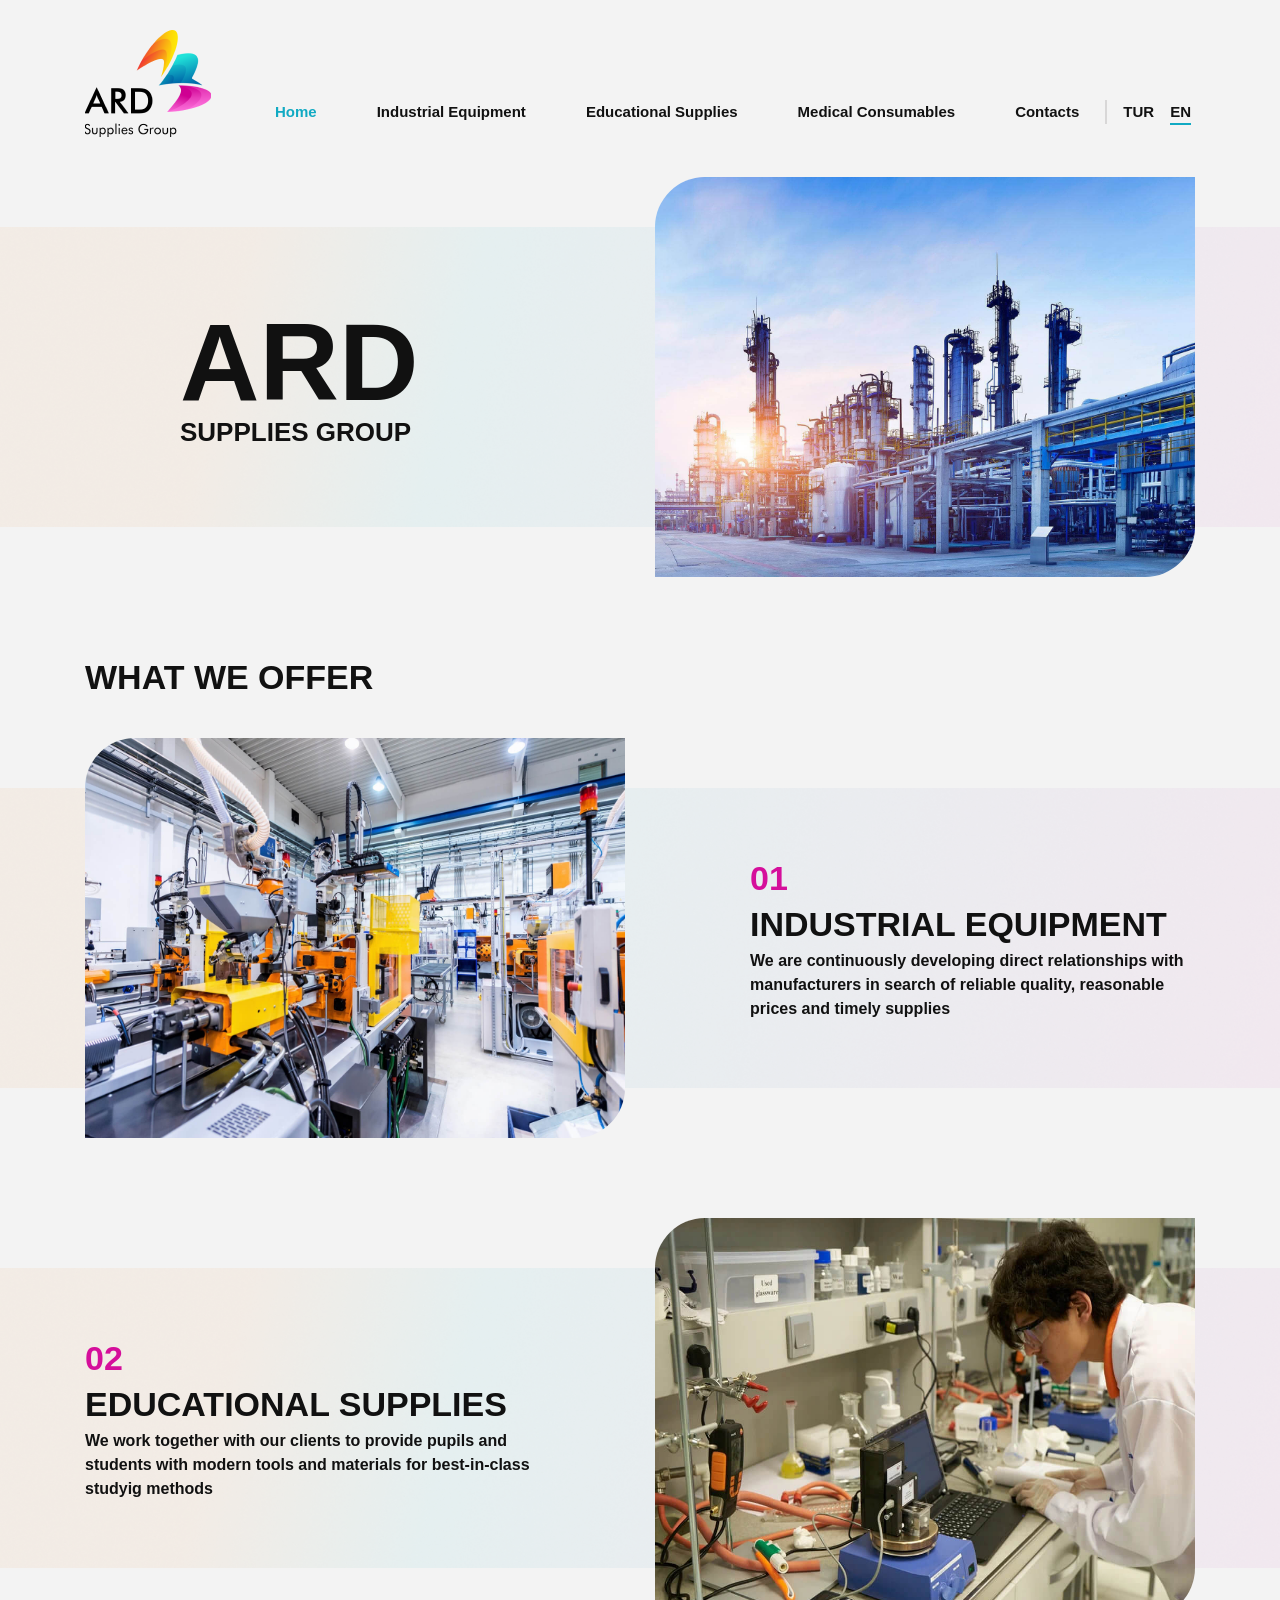
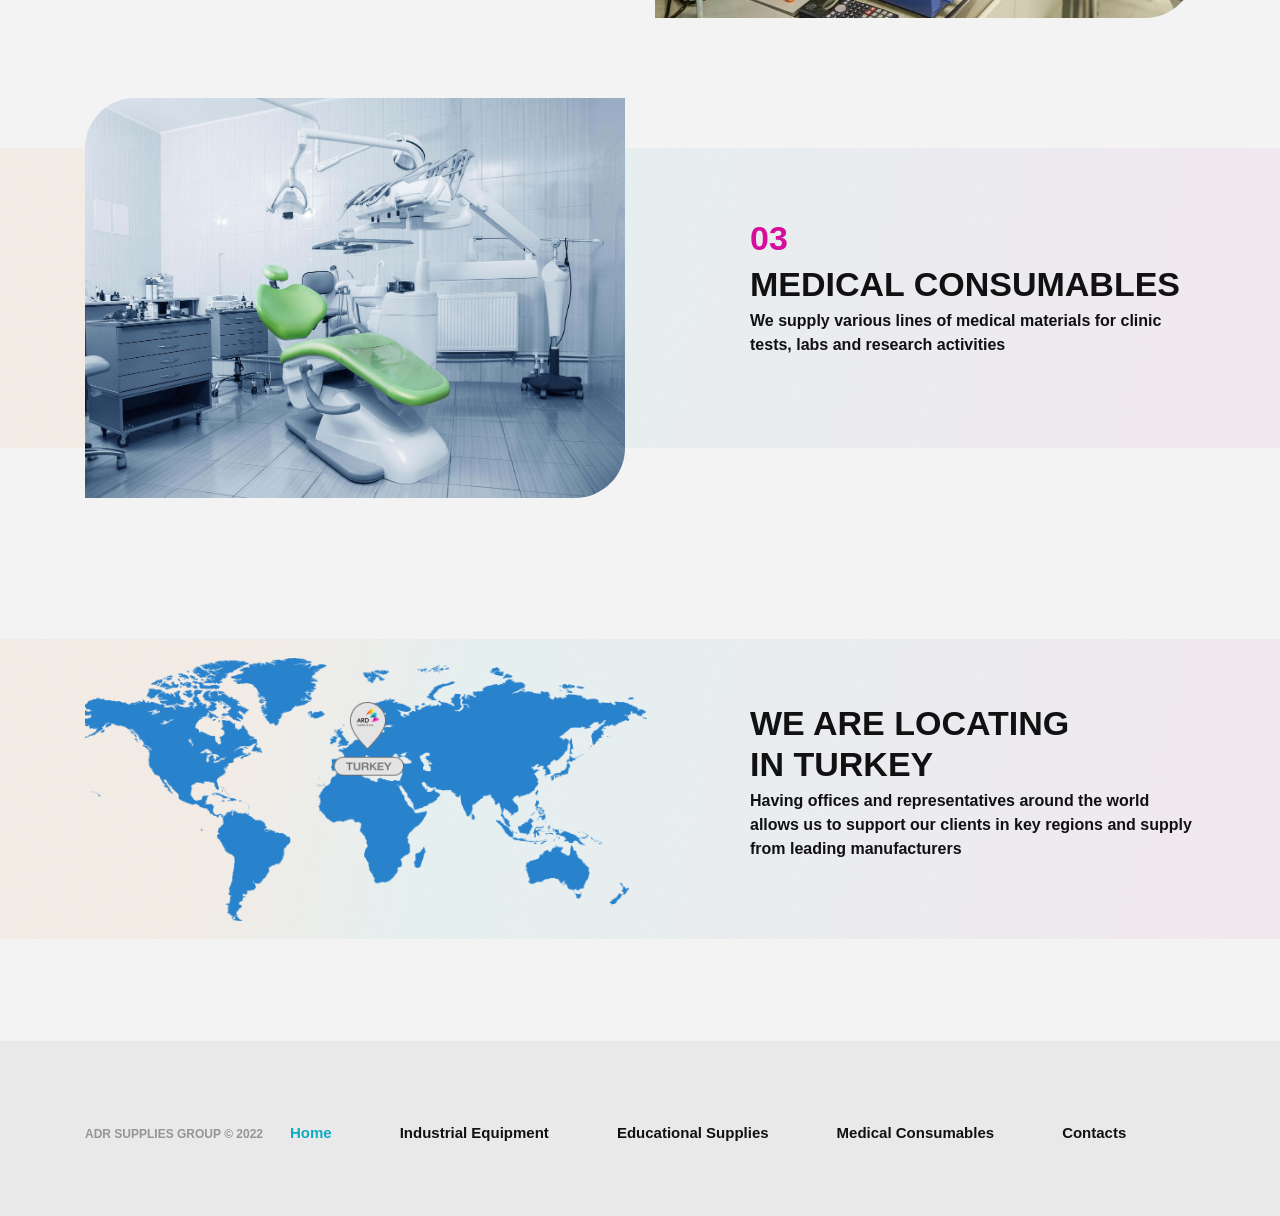
<file: ard/index.html>
<!DOCTYPE html>
<html lang="en">

<head>
    <meta charset="UTF-8">
    <meta http-equiv="X-UA-Compatible" content="IE=edge">
    <meta name="viewport" content="width=device-width, initial-scale=1.0">
    <title></title>
    <link rel="apple-touch-icon" sizes="180x180" href="#">
    <link rel="icon" type="image/png" sizes="32x32" href="#">
    <link rel="icon" type="image/png" sizes="16x16" href="#">
    <link rel="manifest" href="#">
    <link rel="mask-icon" href="#" color="">
    <meta name="msapplication-TileColor" content="">
    <meta name="theme-color" content="">
    <link rel="stylesheet" href="https://cdn.jsdelivr.net/npm/bootstrap@4.6.1/dist/css/bootstrap.min.css"
        integrity="sha384-zCbKRCUGaJDkqS1kPbPd7TveP5iyJE0EjAuZQTgFLD2ylzuqKfdKlfG/eSrtxUkn" crossorigin="anonymous">
    <link rel="stylesheet" href="css/style.css">
</head>

<body>
    <header>
        <div class="container">
            <div class="row">
                <div class="col-lg-2 col-md-2 col-3">
                    <div class="logo"><a href="#"><img src="img/logo.png" alt=""></a></div>
                </div>
                <div class="col-lg-10 col-md-10 col-3">
                    <div class="menu">
                        <div class="menu-nav">
                            <ul>
                                <li><a class="menu-link active" href="#">Home</a></li>
                                <li><a class="menu-link" href="#">Industrial Equipment</a></li>
                                <li><a class="menu-link" href="#">Educational Supplies</a></li>
                                <li><a class="menu-link" href="#">Medical Consumables</a></li>
                                <li><a class="menu-link" href="#">Contacts</a></li>
                            </ul>
                        </div>
                        <div class="menu-lang">
                            <ul>
                                <li><a class="menu-link" href="#">TUR</a></li>
                                <li><a class="menu-link active" href="#">EN</a></li>
                            </ul>
                        </div>
                    </div>
                </div>
                <div class="button-mobile">
                    <a class="button-link" href="#">Menu</a>
                    <div class="hamburger">
                        <span></span>
                        <span></span>
                        <span></span>
                    </div>
                </div>
            </div>
        </div>
    </header>

    <main>
        <section class="promo">
            <div class="container">
                <div class="row">
                    <div class="col-xl-3 offset-xl-1 col-lg-3 offset-lg-1 col-md-4 col-12 order-md-1 order-2">
                        <div class="desc">
                            <h1>ARD</h1>
                            <h3>SUPPLIES GROUP</h3>
                        </div>
                    </div>
                    <div class="col-xl-6 offset-xl-2 col-lg-7 offset-lg-1 col-md-8 col-12 order-md-2 order-1">
                        <div class="image">
                            <img src="img/pic1.jpg" alt="">
                        </div>
                    </div>
                </div>
            </div>
        </section>
        <div class="heading">
            <div class="container">
                <div class="row">
                    <div class="col-12">
                        <h2>WHAT WE OFFER</h2>
                    </div>
                </div>
            </div>
        </div>
        <section>
            <div class="container">
                <div class="row">
                    <div class="col-xl-6 col-lg-7 col-md-8 col-12">
                        <div class="image">
                            <img src="img/pic2.jpg" alt="">
                        </div>
                    </div>
                    <div class="col-xl-5 offset-xl-1 col-lg-5 col-md-4 col-12">
                        <div class="desc">
                            <h2 class="number">01</h2>
                            <h2>INDUSTRIAL EQUIPMENT</h2>
                            <p>We are continuously developing direct relationships with manufacturers in search
                                of reliable quality, reasonable prices and timely supplies</p>
                        </div>
                    </div>
                </div>
            </div>
        </section>
        <section>
            <div class="container">
                <div class="row">
                    <div class="col-xl-5 col-lg-5 col-md-4 col-12 order-md-1 order-2">
                        <div class="desc">
                            <h2 class="number">02</h2>
                            <h2>EDUCATIONAL SUPPLIES</h2>
                            <p>We work together with our clients to provide pupils and students with modern tools and
                                materials for best-in-class studyig methods</p>
                        </div>
                    </div>
                    <div class="col-xl-6 offset-xl-1 col-lg-6 col-md-8 col-12 order-md-2 order-1">
                        <div class="image">
                            <img src="img/pic3.jpg" alt="">
                        </div>
                    </div>
                </div>
            </div>
        </section>
        <section>
            <div class="container">
                <div class="row">
                    <div class="col-xl-6 col-lg-7 col-md-8 col-12">
                        <div class="image">
                            <img src="img/pic4.jpg" alt="">
                        </div>
                    </div>
                    <div class="col-xl-5 offset-xl-1 col-lg-5 col-md-4 col-12">
                        <div class="desc">
                            <h2 class="number">03</h2>
                            <h2>MEDICAL CONSUMABLES</h2>
                            <p>We supply various lines of medical materials for clinic tests, labs and research
                                activities</p>
                        </div>
                    </div>
                </div>
            </div>
        </section>
        <section class="location">
            <div class="container">
                <div class="row">
                    <div class="col-xl-6 col-lg-7 col-md-8 col-12 order-md-1 order-2">
                        <div class="map">
                            <img src="img/map.png" alt="">
                        </div>
                    </div>
                    <div class="col-xl-5 offset-xl-1 col-lg-5 col-md-4 col-12 order-md-2 order-1">
                        <div class="desc">
                            <h2>WE ARE LOCATING <br> IN TURKEY</h2>
                            <p>Having offices and representatives around the world allows us to support our clients in
                                key regions and supply from leading manufacturers</p>
                        </div>
                    </div>
                </div>
            </div>
        </section>
    </main>

    <footer>
        <div class="container">
            <div class="row">
                <div class="col-md-3 col-12">
                    <p class="copyright">ADR SUPPLIES GROUP © 2022</p>
                </div>
                <div class="col-md-9 d-none d-md-block">
                    <div class="menu">
                        <div class="menu-nav">
                            <ul>
                                <li><a class="active" href="#">Home</a></li>
                                <li><a href="#">Industrial Equipment</a></li>
                                <li><a href="#">Educational Supplies</a></li>
                                <li><a href="#">Medical Consumables</a></li>
                                <li><a href="#">Contacts</a></li>
                            </ul>
                        </div>
                    </div>
                </div>
            </div>
        </div>
    </footer>

</body>

<script src="https://code.jquery.com/jquery-3.6.0.slim.min.js"
    integrity="sha256-u7e5khyithlIdTpu22PHhENmPcRdFiHRjhAuHcs05RI=" crossorigin="anonymous"></script>
<script src="https://cdn.jsdelivr.net/npm/bootstrap@4.6.1/dist/js/bootstrap.bundle.min.js"
    integrity="sha384-fQybjgWLrvvRgtW6bFlB7jaZrFsaBXjsOMm/tB9LTS58ONXgqbR9W8oWht/amnpF"
    crossorigin="anonymous"></script>
<script src="js/script.js"></script>

</html>
</file>
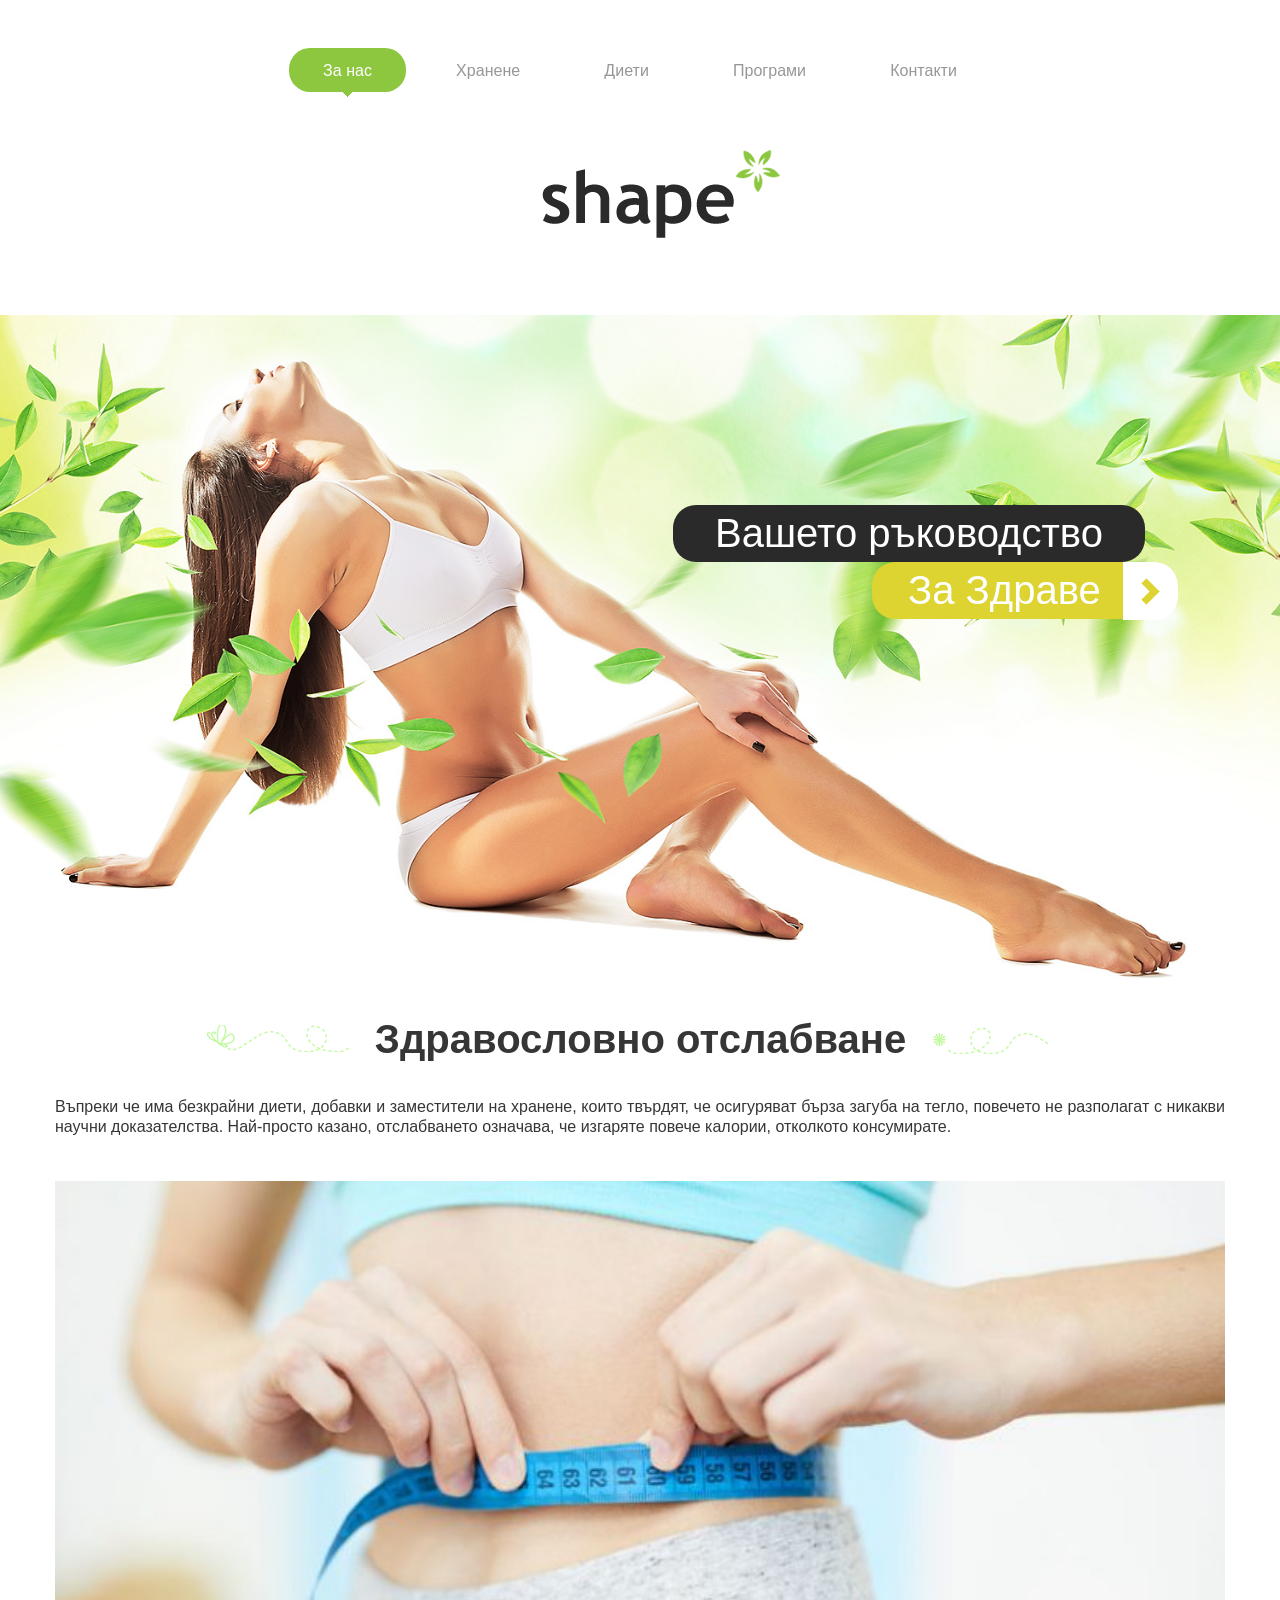
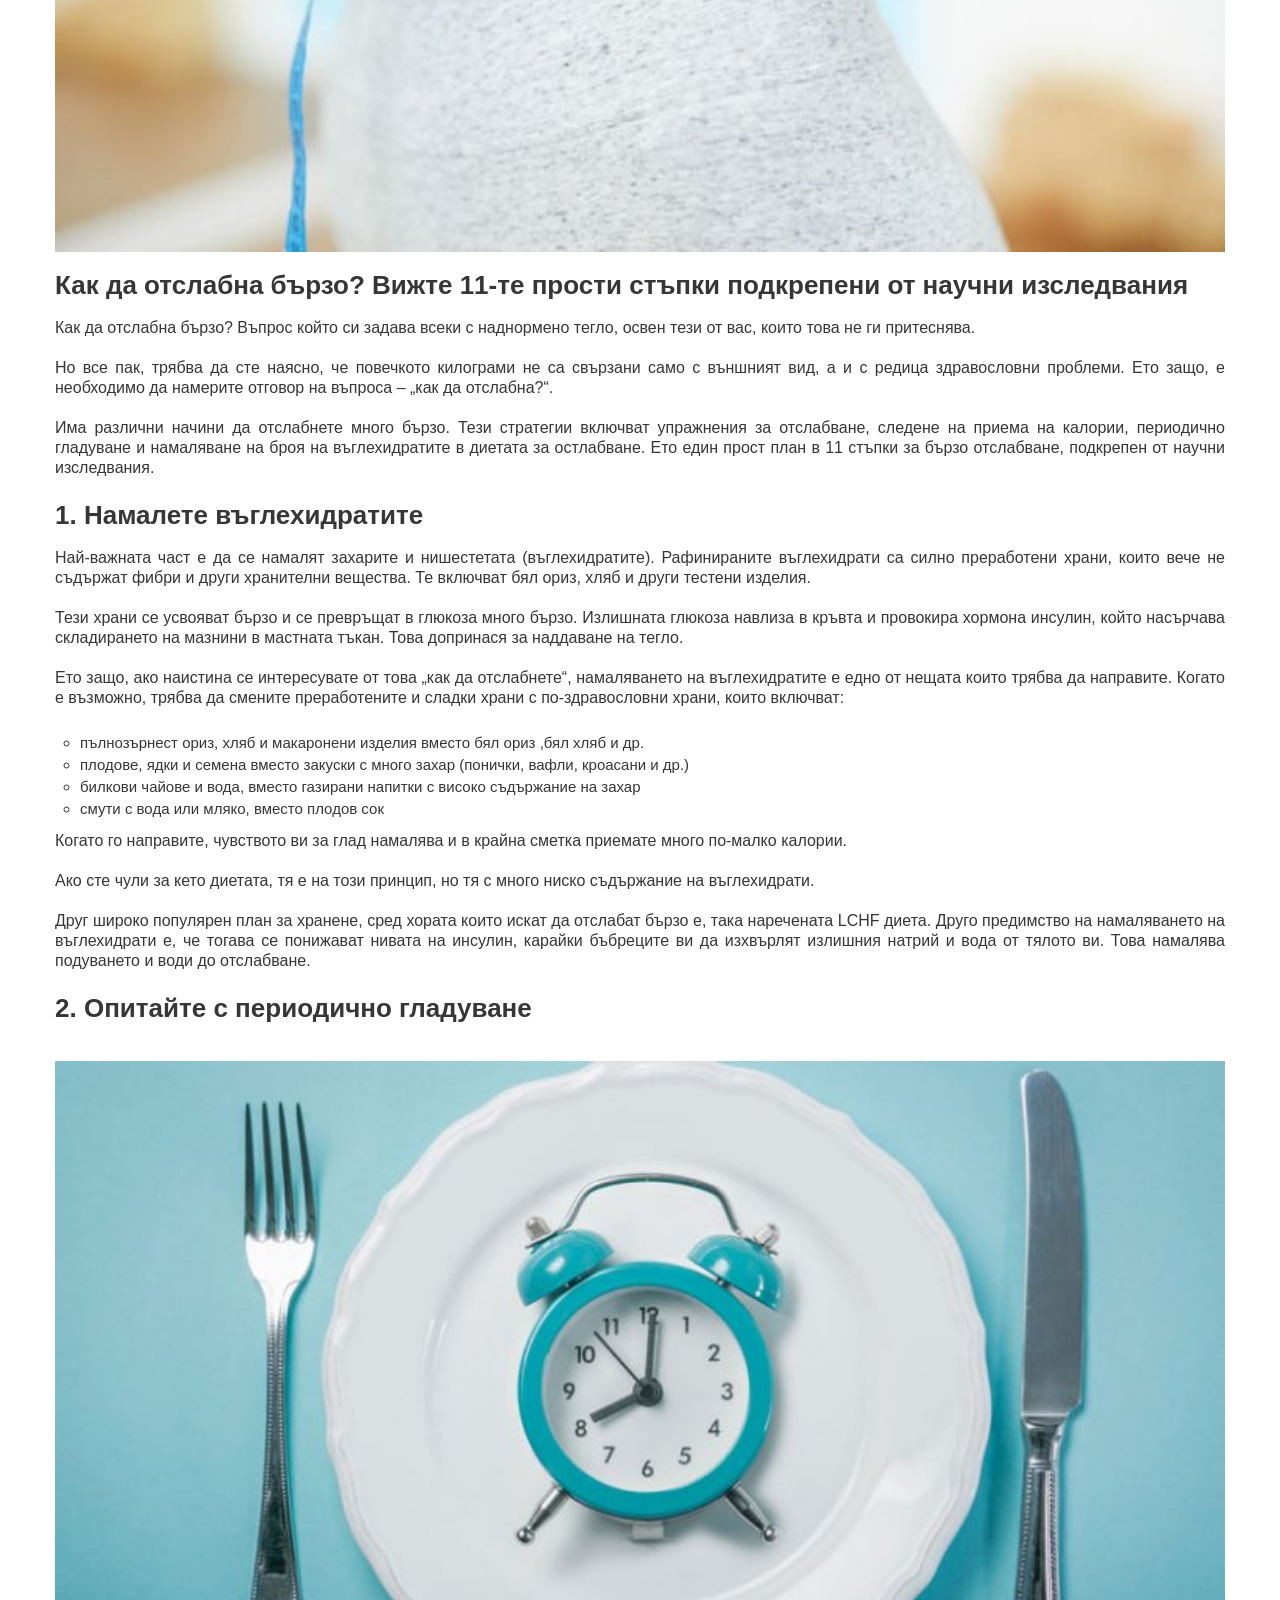
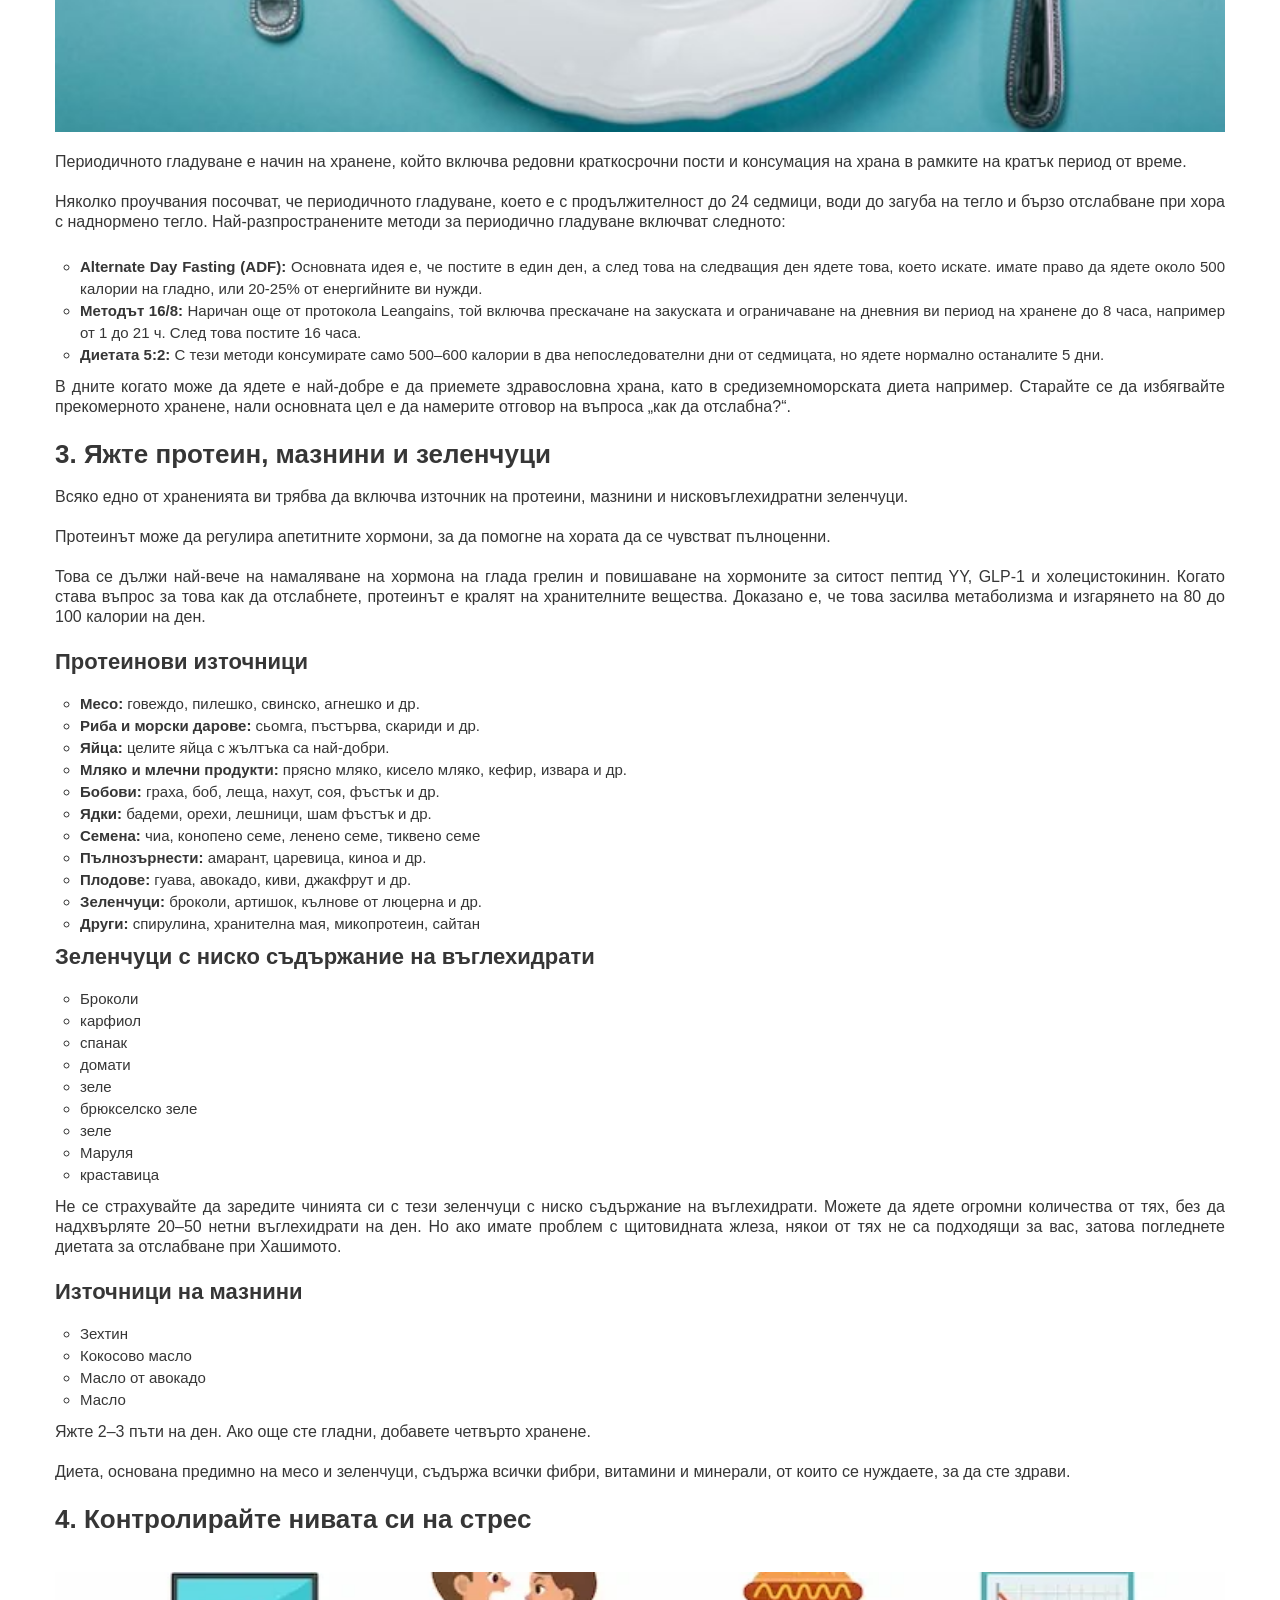
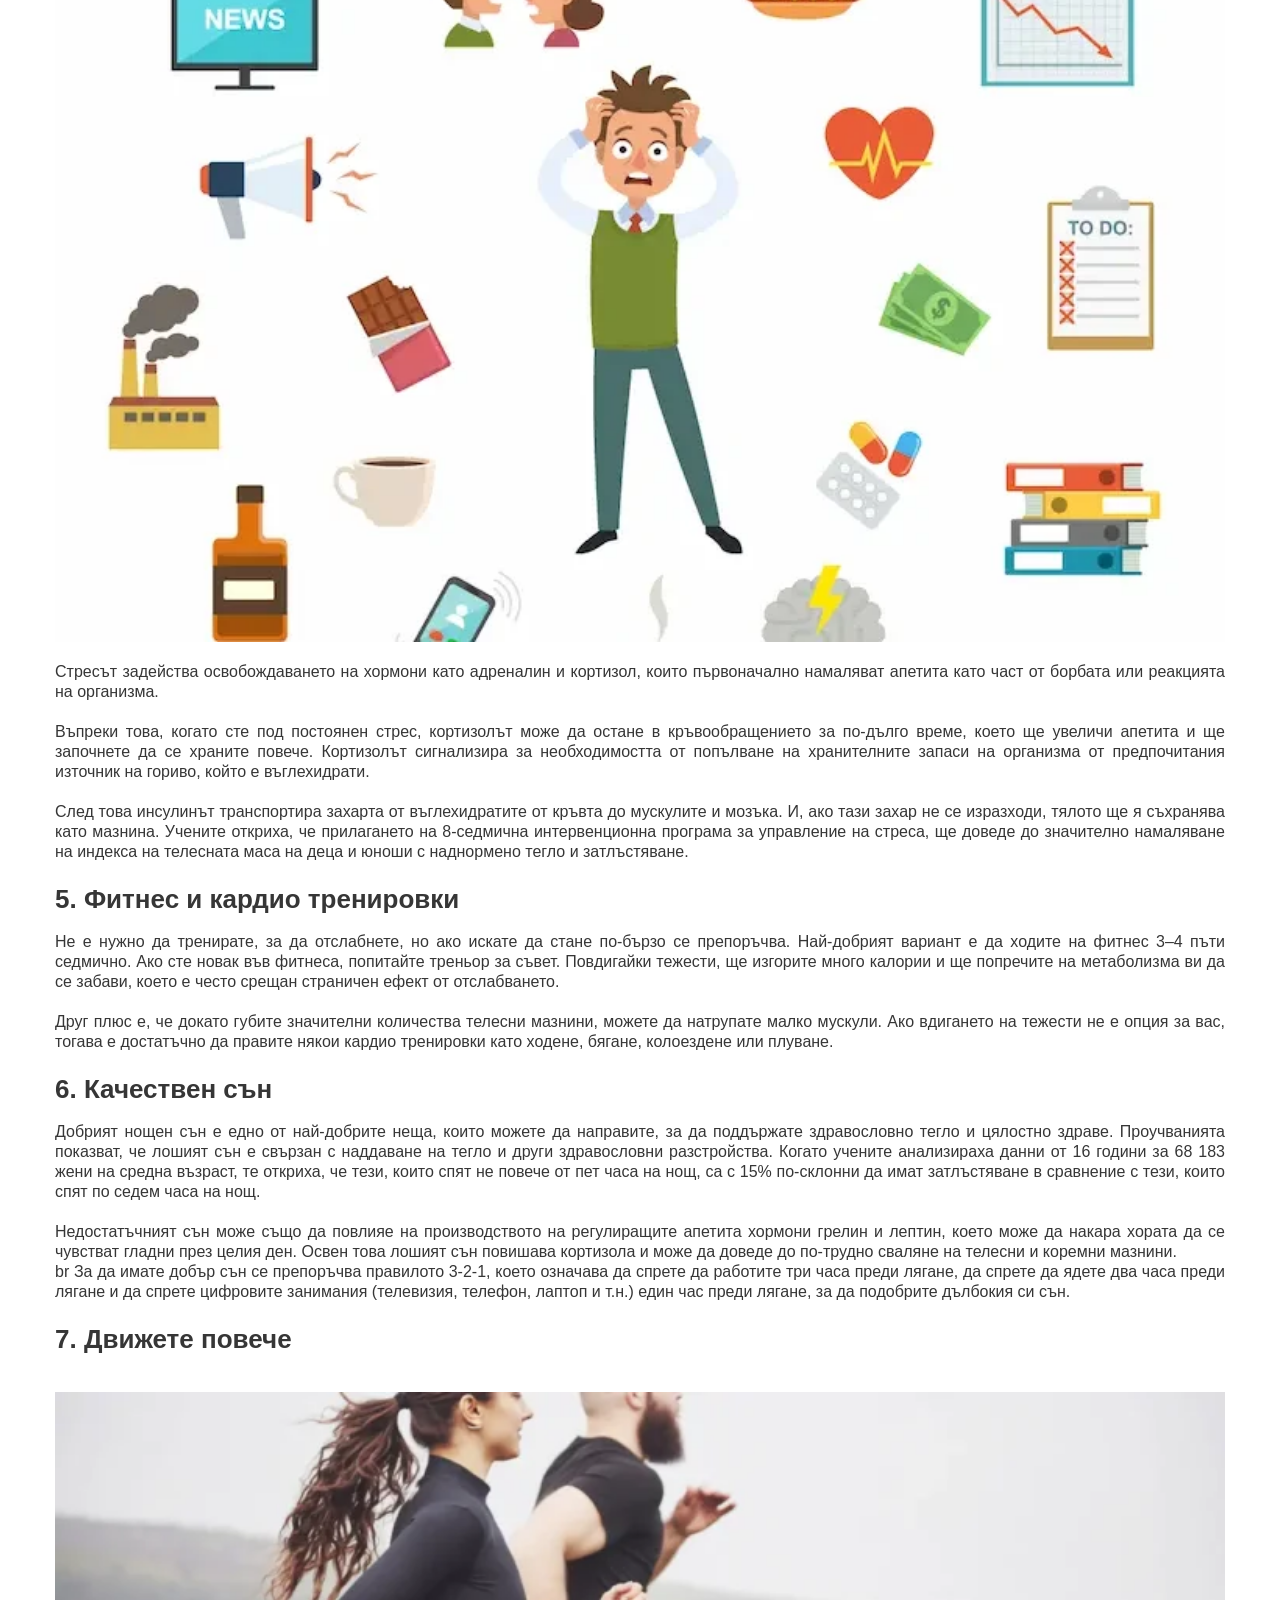
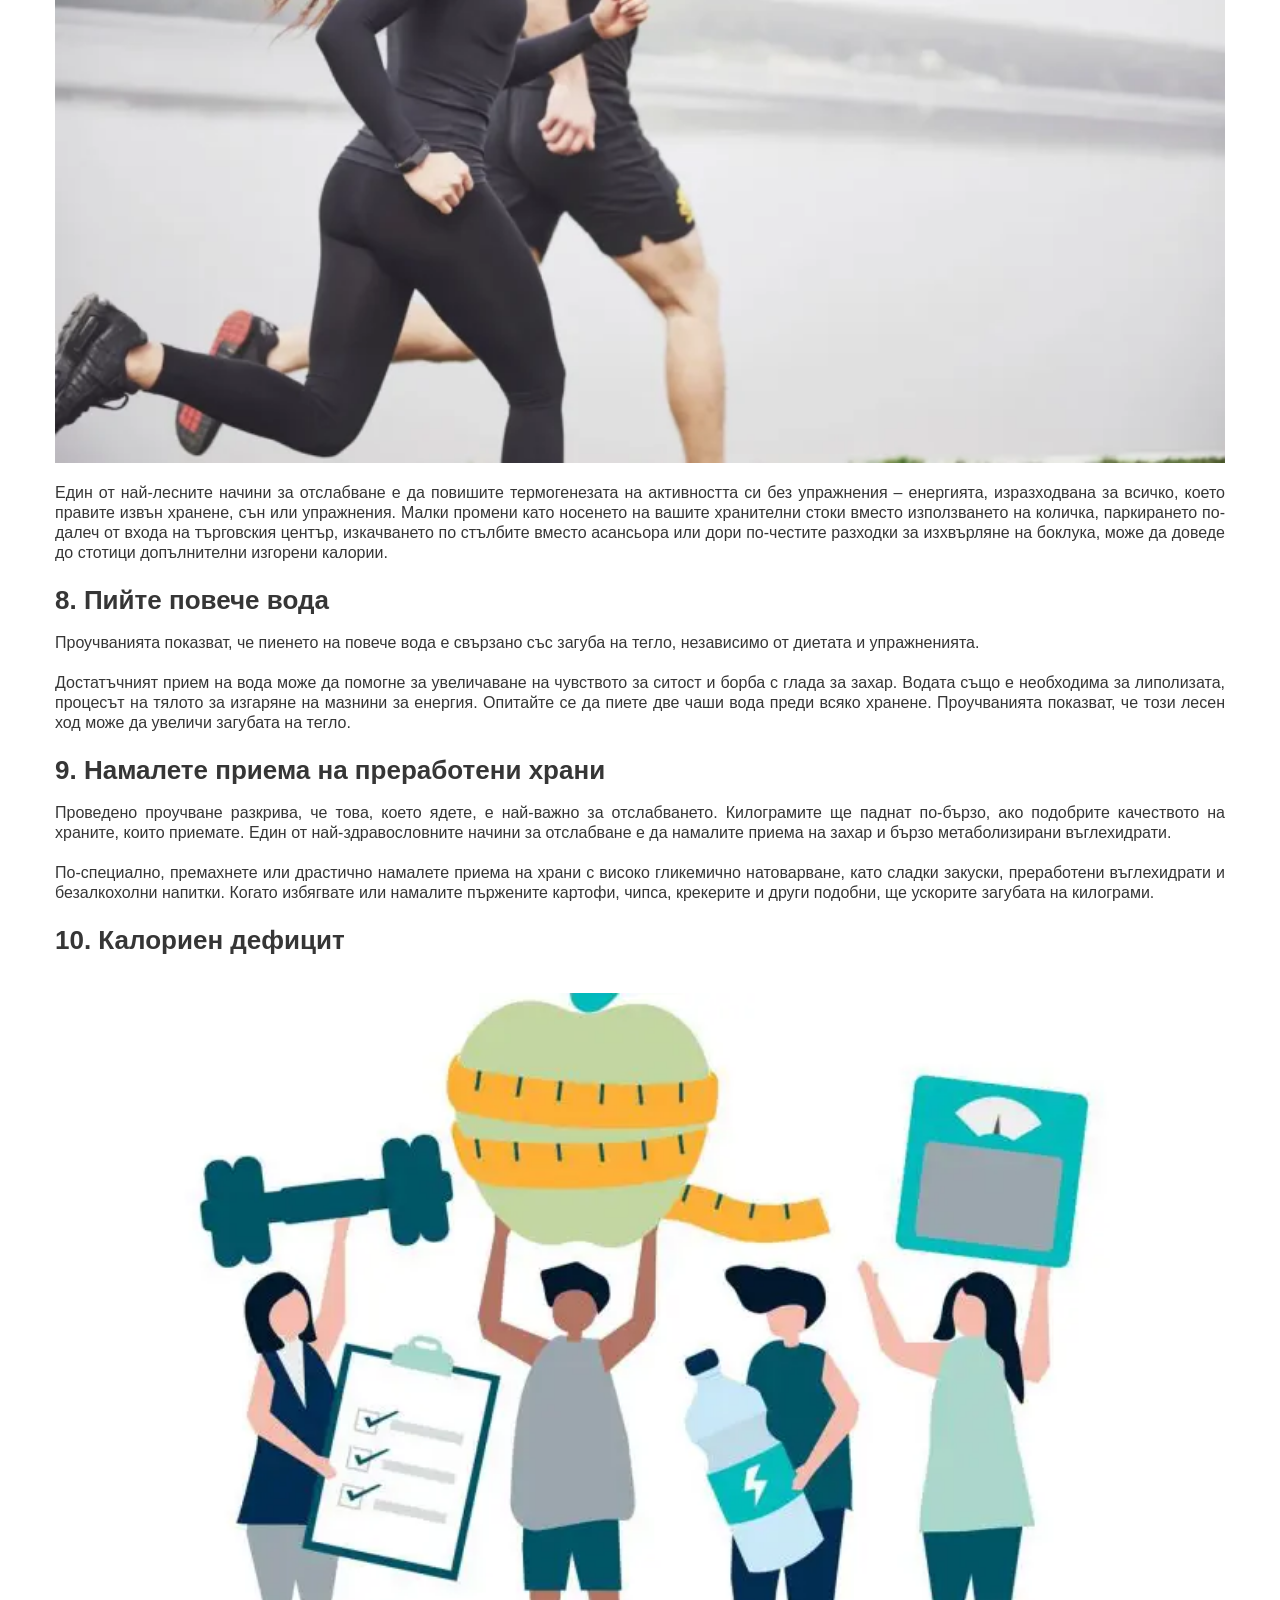
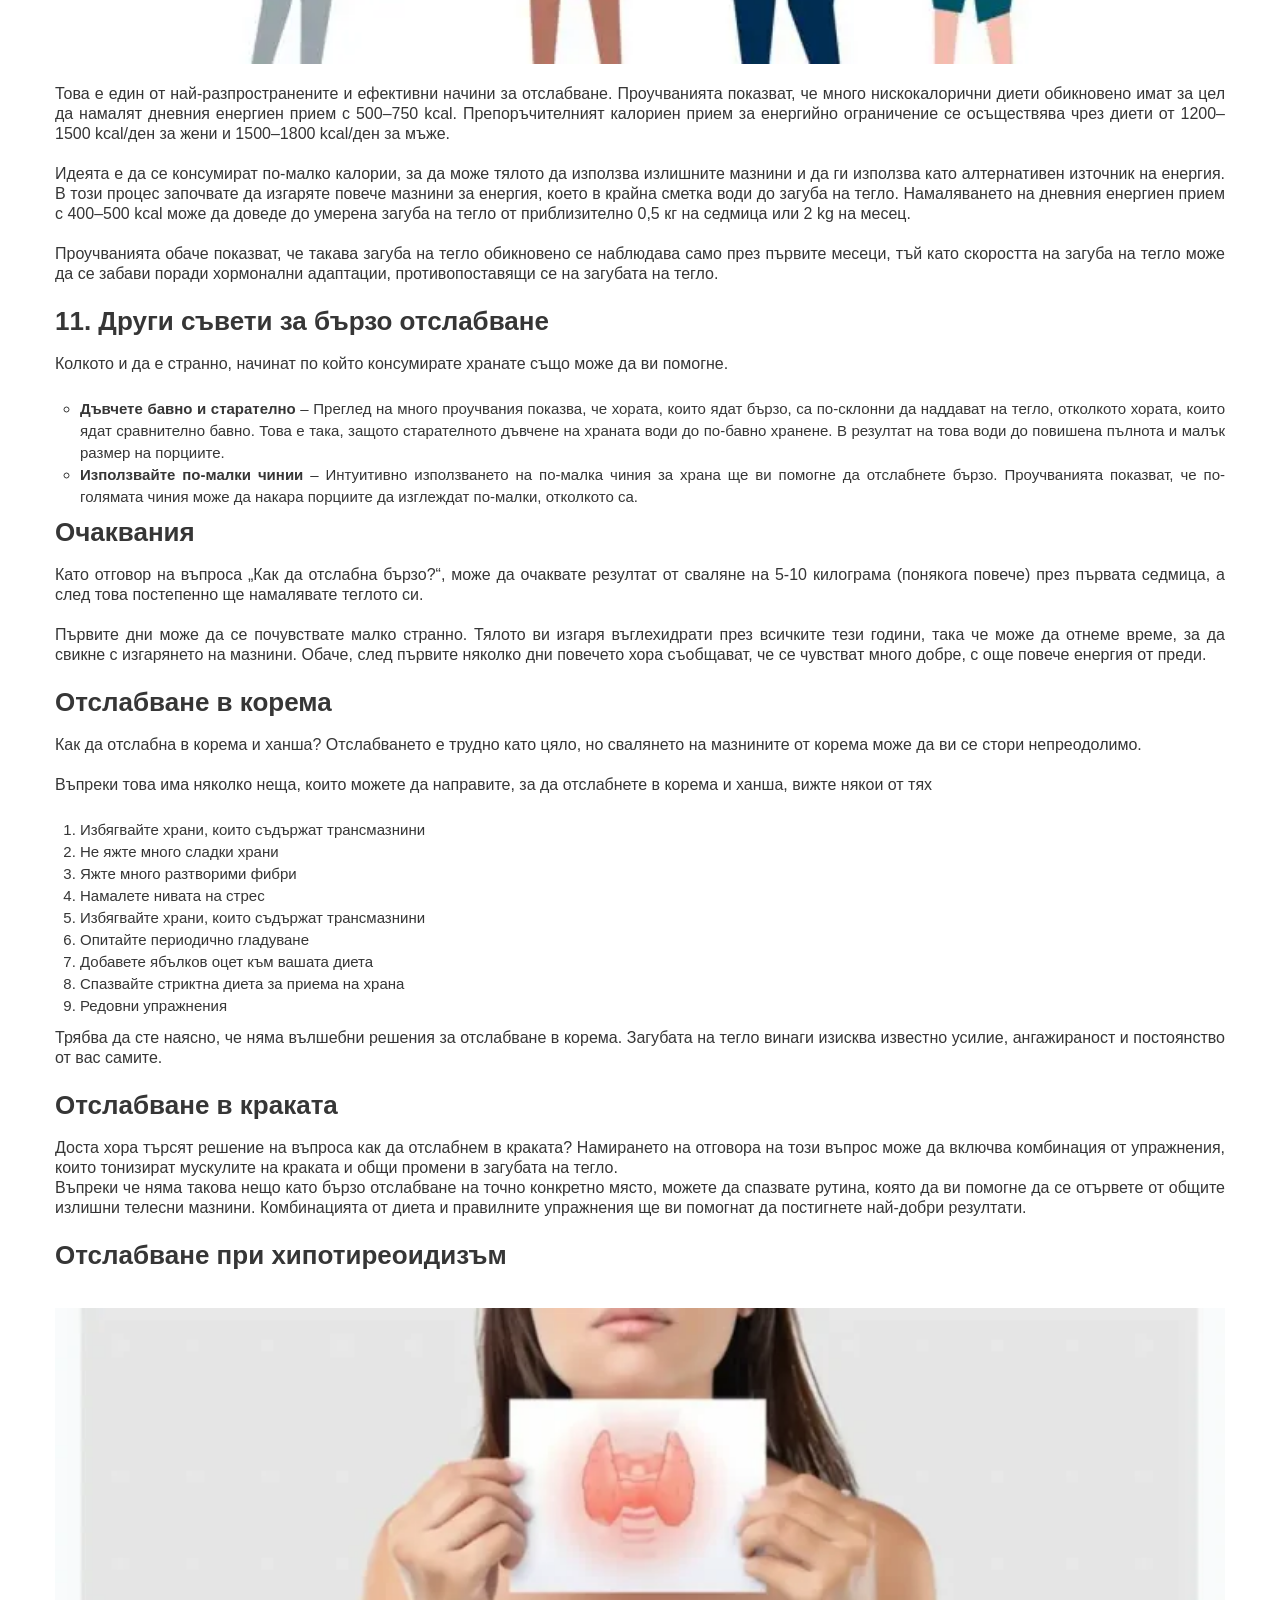
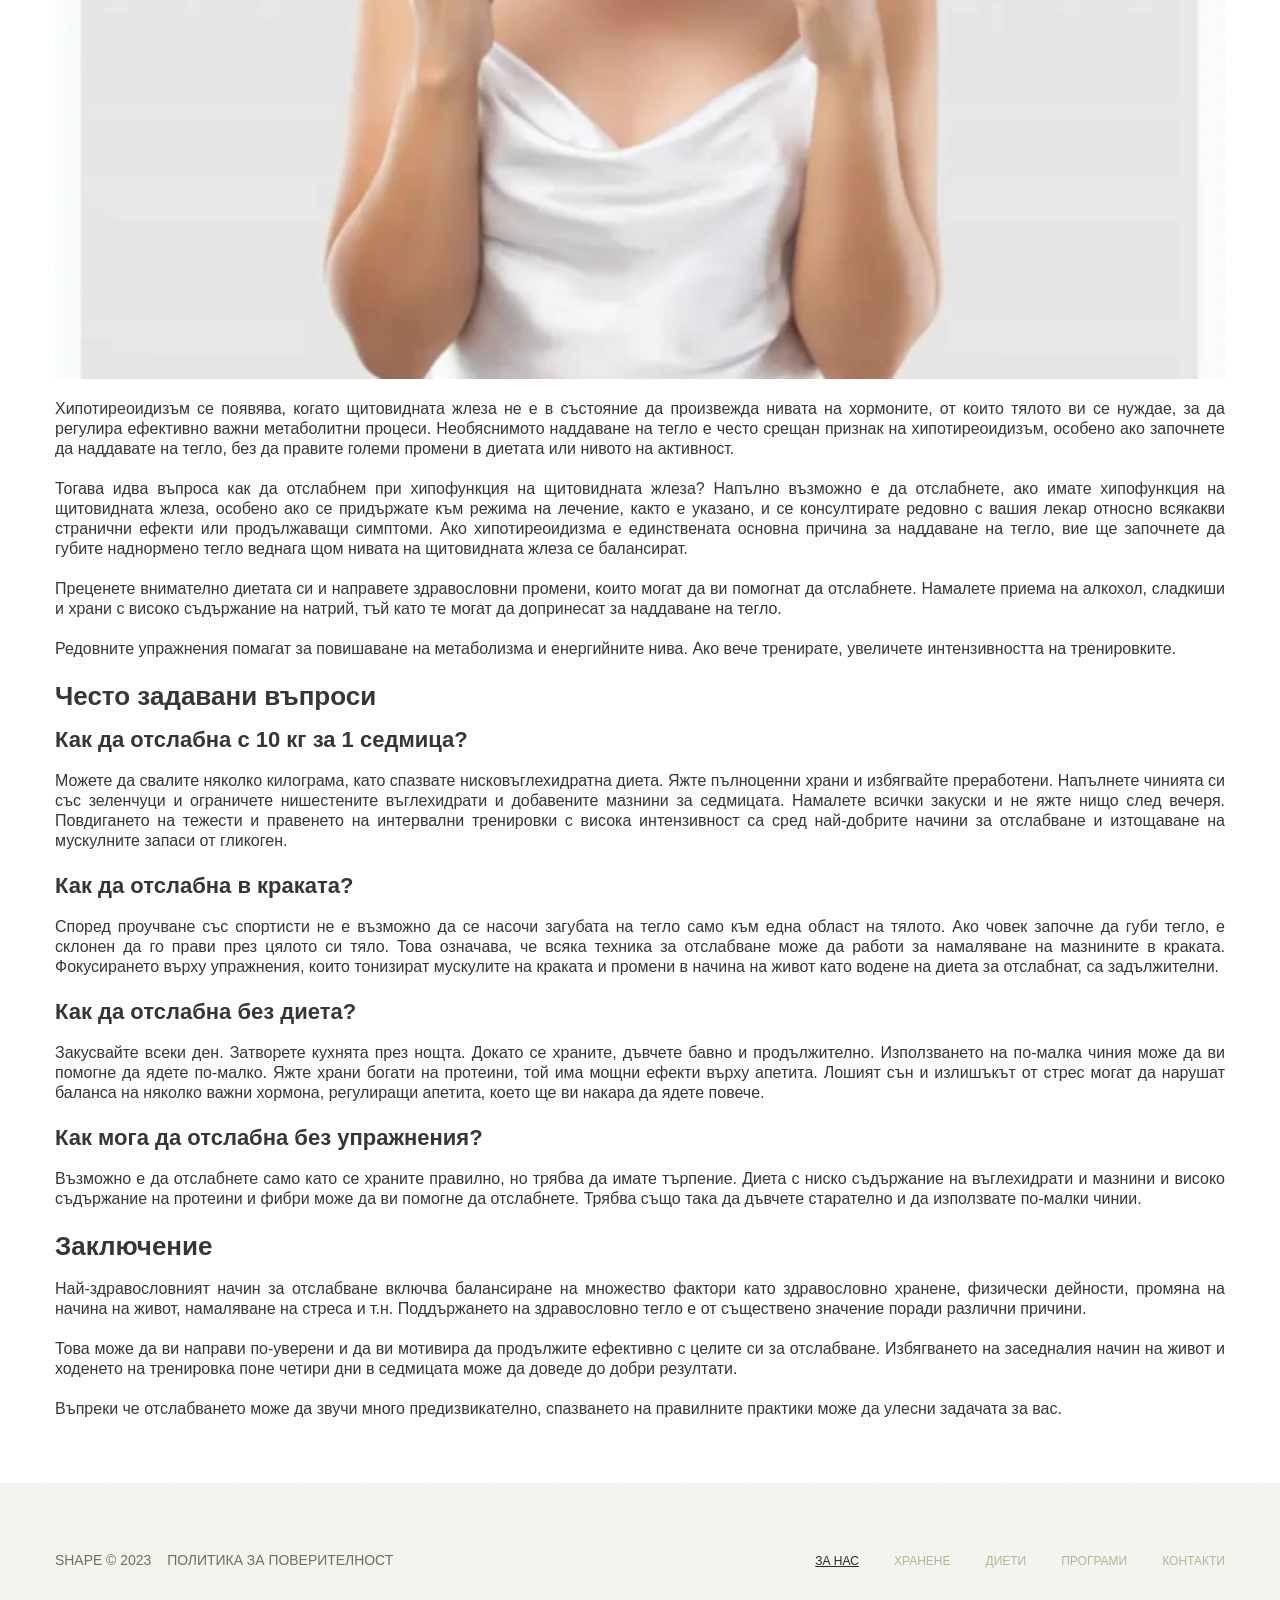
<file: shape/index.html>
<!DOCTYPE html>
<html lang="en">

<head>
    <title>У дома</title>
    <meta charset="utf-8">
    <link rel="icon" href="img/favicon.ico" type="image/x-icon">
    <link rel="shortcut icon" href="img/favicon.ico" type="image/x-icon" />
    <meta name="description" content="Your description">
    <meta name="keywords" content="Your keywords">
    <meta name="author" content="Your name">
    <link rel="stylesheet" href="css/bootstrap.css">
    <link rel="stylesheet" href="css/responsive.css">
    <link rel="stylesheet" href="css/camera.css">
    <link rel="stylesheet" href="css/touchTouch.css">
    <link rel="stylesheet" href="css/style.css">

    <script src="js/jquery.js"></script>
    <script src="js/jquery-migrate-1.1.1.js"></script>
    <script src="js/superfish.js"></script>
    <script src="js/jquery.mobilemenu.js"></script>

    <script src="js/jquery.easing.1.3.js"></script>
    <script src="js/touchTouch.jquery.js"></script>
    <script src="js/jquery.equalheights.js"></script>
    <script src="js/camera.js"></script>
    <!--[if (gt IE 9)|!(IE)]><!-->
    <script src="js/jquery.mobile.customized.min.js"></script>
    <!--<![endif]-->
    <script src="js/jquery.ui.totop.js"></script>
    <!--[if lt IE 8]>
        <div style='text-align:center'><a href="http://www.microsoft.com/windows/internet-explorer/default.aspx?ocid=ie6_countdown_bannercode"><img src="http://www.theie6countdown.com/img/upgrade.jpg"border="0"alt=""/></a></div>  
    <![endif]-->
    <!--[if lt IE 9]>
    <link rel="stylesheet" href="css/ie.css">
    <script src="assets/js/html5shiv.js"></script>
  <![endif]-->
</head>

<body>
    <!-- header -->
    <header>
        <div class="container">
            <div class="row">
                <div class="span12">
                    <!--menu-->
                    <div class="navbar">
                        <div class="navbar-inner">
                            <div class="nav-collapse nav-collapse_ collapse">
                                <ul class="sf-menu">
                                    <li class="active"><a href="index.html"><span>За нас</span></a><strong></strong>
                                    </li>
                                    <li><a href="contact.html"><span>Хранене </span></a><strong></strong></li>
                                    <li><a href="contact.html"><span>Диети</span></a><strong></strong></li>
                                    <li><a href="contact.html"><span>Програми</span></a><strong></strong></li>
                                    <li class="last"><a href="contact.html"><span>Контакти</span></a><strong></strong>
                                    </li>
                                </ul>
                            </div>
                        </div>
                    </div>
                    <h1 class="brand"><a href="index.html"><img src="img/logo.png"
                                alt="нова форма най-добрият план за отслабване"></a></h1>
                </div>
            </div>
        </div>
    </header>
    <!-- content -->
    <div id="content">
        <div class="camera_wrap" id="camera_1">
            <div data-src="img/page1_slide1.jpg">
                <div class="camera_caption">
                    <div class="container">
                        <div class="row">
                            <div class="span7 offset5">
                                <p><a href="#">Вашето ръководство</a></p>
                                <p><a href="#">За Здраве<span><strong></strong></span></a></p>
                            </div>
                        </div>
                    </div>
                </div>
            </div>
        </div>
        <div class="container">
            <div class="row">
                <div class="span12 justify">
                    <h2 class="extra">Здравословно отслабване</h2>
                    <p>Въпреки че има безкрайни диети, добавки и заместители на хранене, които твърдят, че осигуряват
                        бърза загуба на тегло, повечето не разполагат с никакви научни доказателства. Най-просто казано,
                        отслабването означава, че изгаряте повече калории, отколкото консумирате.</p>
                    <img src="img/1.jpg" alt="">
                    <h3>Как да отслабна бързо? Вижте 11-те прости стъпки подкрепени от научни изследвания</h3>
                    <p>Как да отслабна бързо? Въпрос който си задава всеки с наднормено тегло, освен тези от вас, които
                        това не ги притеснява.
                        <br><br>
                        Но все пак, трябва да сте наясно, че повечкото килограми не са свързани само с външният вид, а и
                        с редица здравословни проблеми.

                        Ето защо, е необходимо да намерите отговор на въпроса – „как да отслабна?“.
                        <br><br>
                        Има различни начини да отслабнете много бързо.

                        Тези стратегии включват упражнения за отслабване, следене на приема на калории, периодично
                        гладуване и намаляване на броя на въглехидратите в диетата за остлабване.

                        Ето един прост план в 11 стъпки за бързо отслабване, подкрепен от научни изследвания.
                    </p>

                    <h3>1. Намалете въглехидратите</h3>
                    <p>
                        Най-важната част е да се намалят захарите и нишестетата (въглехидратите).

                        Рафинираните въглехидрати са силно преработени храни, които вече не съдържат фибри и други
                        хранителни вещества. Те включват бял ориз, хляб и други тестени изделия.
                        <br><br>
                        Тези храни се усвояват бързо и се превръщат в глюкоза много бързо. Излишната глюкоза навлиза в
                        кръвта и провокира хормона инсулин, който насърчава складирането на мазнини в мастната тъкан.
                        Това допринася за наддаване на тегло.
                        <br><br>
                        Ето защо, ако наистина се интересувате от това „как да отслабнете“, намаляването на
                        въглехидратите е едно от нещата които трябва да направите.

                        Когато е възможно, трябва да смените преработените и сладки храни с по-здравословни храни, които
                        включват:
                    </p>

                    <ul>
                        <li>пълнозърнест ориз, хляб и макаронени изделия вместо бял ориз ,бял хляб и др.</li>
                        <li>плодове, ядки и семена вместо закуски с много захар (понички, вафли, кроасани и др.)</li>
                        <li>билкови чайове и вода, вместо газирани напитки с високо съдържание на захар</li>
                        <li>смути с вода или мляко, вместо плодов сок</li>
                    </ul>
                    <p>
                        Когато го направите, чувството ви за глад намалява и в крайна сметка приемате много по-малко
                        калории.
                        <br><br>
                        Ако сте чули за кето диетата, тя е на този принцип, но тя с много ниско съдържание на
                        въглехидрати.
                        <br><br>
                        Друг широко популярен план за хранене, сред хората които искат да отслабат бързо е, така
                        наречената LCHF диета.

                        Друго предимство на намаляването на въглехидрати е, че тогава се понижават нивата на инсулин,
                        карайки бъбреците ви да изхвърлят излишния натрий и вода от тялото ви. Това намалява подуването
                        и води до отслабване.
                    </p>

                    <h3>2. Опитайте с периодично гладуване</h3>
                    <img src="img/2.jpg" alt="">
                    <p>Периодичното гладуване е начин на хранене, който включва редовни краткосрочни пости и консумация
                        на храна в рамките на кратък период от време.
                        <br><br>
                        Няколко проучвания посочват, че периодичното гладуване, което е с продължителност до 24 седмици,
                        води до загуба на тегло и бързо отслабване при хора с наднормено тегло.

                        Най-разпространените методи за периодично гладуване включват следното:
                    </p>
                    <ul>
                        <li><b>Alternate Day Fasting (ADF):</b> Основната идея е, че постите в един ден, а след това на
                            следващия ден ядете това, което искате. имате право да ядете около 500 калории на гладно,
                            или 20-25% от енергийните ви нужди.</li>
                        <li><b>Методът 16/8:</b> Наричан още от протокола Leangains, той включва прескачане на закуската
                            и
                            ограничаване на дневния ви период на хранене до 8 часа, например от 1 до 21 ч. След това
                            постите 16 часа.</li>
                        <li><b>Диетата 5:2:</b> С тези методи консумирате само 500–600 калории в два непоследователни
                            дни от
                            седмицата, но ядете нормално останалите 5 дни.</li>
                    </ul>
                    <p>В дните когато може да ядете е най-добре е да приемете здравословна храна, като в
                        средиземноморската диета например. Старайте се да избягвайте прекомерното хранене, нали
                        основната цел е да намерите отговор на въпроса „как да отслабна?“.</p>
                    <h3>3. Яжте протеин, мазнини и зеленчуци</h3>
                    <p>Всяко едно от храненията ви трябва да включва източник на протеини, мазнини и нисковъглехидратни
                        зеленчуци.
                        <br><br>
                        Протеинът може да регулира апетитните хормони, за да помогне на хората да се чувстват
                        пълноценни.
                        <br><br>
                        Това се дължи най-вече на намаляване на хормона на глада грелин и повишаване на хормоните за
                        ситост пептид YY, GLP-1 и холецистокинин.
                        Когато става въпрос за това как да отслабнете, протеинът е кралят на хранителните вещества.

                        Доказано е, че това засилва метаболизма и изгарянето на 80 до 100 калории на ден.
                    </p>
                    <h4>Протеинови източници</h4>
                    <ul>
                        <li><b>Месо:</b> говеждо, пилешко, свинско, агнешко и др.</li>
                        <li><b>Риба и морски дарове:</b> сьомга, пъстърва, скариди и др.</li>
                        <li><b>Яйца:</b> целите яйца с жълтъка са най-добри.</li>
                        <li><b>Мляко и млечни продукти:</b> прясно мляко, кисело мляко, кефир, извара и др.</li>
                        <li><b>Бобови:</b> граха, боб, леща, нахут, соя, фъстък и др.</li>
                        <li><b>Ядки:</b> бадеми, орехи, лешници, шам фъстък и др.</li>
                        <li><b>Семена:</b> чиа, конопено семе, ленено семе, тиквено семе</li>
                        <li><b>Пълнозърнести:</b> амарант, царевица, киноа и др.</li>
                        <li><b>Плодове:</b> гуава, авокадо, киви, джакфрут и др.</li>
                        <li><b>Зеленчуци:</b> броколи, артишок, кълнове от люцерна и др.</li>
                        <li><b>Други:</b> спирулина, хранителна мая, микопротеин, сайтан</li>
                    </ul>
                    <h4>Зеленчуци с ниско съдържание на въглехидрати</h4>
                    <ul>
                        <li>Броколи</li>
                        <li>карфиол</li>
                        <li>спанак</li>
                        <li>домати</li>
                        <li>зеле</li>
                        <li>брюкселско зеле</li>
                        <li>зеле</li>
                        <li>Маруля</li>
                        <li>краставица</li>
                    </ul>
                    <p>Не се страхувайте да заредите чинията си с тези зеленчуци с ниско съдържание на въглехидрати.
                        Можете да ядете огромни количества от тях, без да надхвърляте 20–50 нетни въглехидрати на ден.

                        Но ако имате проблем с щитовидната жлеза, някои от тях не са подходящи за вас, затова погледнете
                        диетата за отслабване при Хашимото.</p>
                    <h4>Източници на мазнини</h4>
                    <ul>
                        <li>Зехтин</li>
                        <li>Кокосово масло</li>
                        <li>Масло от авокадо</li>
                        <li>Масло</li>
                    </ul>
                    <p>Яжте 2–3 пъти на ден. Ако още сте гладни, добавете четвърто хранене.
                        <br><br>
                        Диета, основана предимно на месо и зеленчуци, съдържа всички фибри, витамини и минерали, от
                        които се нуждаете, за да сте здрави.
                    </p>
                    <h3>4. Контролирайте нивата си на стрес</h3>
                    <img src="img/3.webp" alt="">
                    <p>Стресът задейства освобождаването на хормони като адреналин и кортизол, които първоначално
                        намаляват апетита като част от борбата или реакцията на организма.
                        <br><br>
                        Въпреки това, когато сте под постоянен стрес, кортизолът може да остане в кръвообращението за
                        по-дълго време, което ще увеличи апетита и ще започнете да се храните повече.

                        Кортизолът сигнализира за необходимостта от попълване на хранителните запаси на организма от
                        предпочитания източник на гориво, който е въглехидрати.
                        <br><br>
                        След това инсулинът транспортира захарта от въглехидратите от кръвта до мускулите и мозъка.

                        И, ако тази захар не се изразходи, тялото ще я съхранява като мазнина.

                        Учените откриха, че прилагането на 8-седмична интервенционна програма за управление на стреса,
                        ще доведе до значително намаляване на индекса на телесната маса на деца и юноши с наднормено
                        тегло и затлъстяване.
                    </p>
                    <h3>5. Фитнес и кардио тренировки</h3>
                    <p>Не е нужно да тренирате, за да отслабнете, но ако искате да стане по-бързо се препоръчва.

                        Най-добрият вариант е да ходите на фитнес 3–4 пъти седмично. Ако сте новак във фитнеса,
                        попитайте треньор за съвет.

                        Повдигайки тежести, ще изгорите много калории и ще попречите на метаболизма ви да се забави,
                        което е често срещан страничен ефект от отслабването.
                        <br><br>
                        Друг плюс е, че докато губите значителни количества телесни мазнини, можете да натрупате малко
                        мускули.

                        Ако вдигането на тежести не е опция за вас, тогава е достатъчно да правите някои кардио
                        тренировки като ходене, бягане, колоездене или плуване.
                    </p>
                    <h3>6. Качествен сън</h3>
                    <p>Добрият нощен сън е едно от най-добрите неща, които можете да направите, за да поддържате
                        здравословно тегло и цялостно здраве.

                        Проучванията показват, че лошият сън е свързан с наддаване на тегло и други здравословни
                        разстройства. Когато учените анализираха данни от 16 години за 68 183 жени на средна възраст, те
                        откриха, че тези, които спят не повече от пет часа на нощ, са с 15% по-склонни да имат
                        затлъстяване в сравнение с тези, които спят по седем часа на нощ.
                        <br><br>
                        Недостатъчният сън може също да повлияе на производството на регулиращите апетита хормони грелин
                        и лептин, което може да накара хората да се чувстват гладни през целия ден. Освен това лошият
                        сън повишава кортизола и може да доведе до по-трудно сваляне на телесни и коремни мазнини.
                        <br>br
                        За да имате добър сън се препоръчва правилото 3-2-1, което означава да спрете да работите три
                        часа преди лягане, да спрете да ядете два часа преди лягане и да спрете цифровите занимания
                        (телевизия, телефон, лаптоп и т.н.) един час преди лягане, за да подобрите дълбокия си сън.
                    </p>
                    <h3>7. Движете повече</h3>
                    <img src="img/4.webp" alt="">
                    <p>Един от най-лесните начини за отслабване е да повишите термогенезата на активността си без
                        упражнения – енергията, изразходвана за всичко, което правите извън хранене, сън или упражнения.

                        Малки промени като носенето на вашите хранителни стоки вместо използването на количка,
                        паркирането по-далеч от входа на търговския център, изкачването по стълбите вместо асансьора или
                        дори по-честите разходки за изхвърляне на боклука, може да доведе до стотици допълнителни
                        изгорени калории.</p>
                    <h3>8. Пийте повече вода</h3>
                    <p>Проучванията показват, че пиенето на повече вода е свързано със загуба на тегло, независимо от
                        диетата и упражненията.
                        <br><br>
                        Достатъчният прием на вода може да помогне за увеличаване на чувството за ситост и борба с глада
                        за захар. Водата също е необходима за липолизата, процесът на тялото за изгаряне на мазнини за
                        енергия.

                        Опитайте се да пиете две чаши вода преди всяко хранене. Проучванията показват, че този лесен ход
                        може да увеличи загубата на тегло.
                    </p>
                    <h3>9. Намалете приема на преработени храни</h3>
                    <p>Проведено проучване разкрива, че това, което ядете, е най-важно за отслабването.

                        Килограмите ще паднат по-бързо, ако подобрите качеството на храните, които приемате. Един от
                        най-здравословните начини за отслабване е да намалите приема на захар и бързо метаболизирани
                        въглехидрати.
                        <br><br>
                        По-специално, премахнете или драстично намалете приема на храни с високо гликемично натоварване,
                        като сладки закуски, преработени въглехидрати и безалкохолни напитки. Когато избягвате или
                        намалите пържените картофи, чипса, крекерите и други подобни, ще ускорите загубата на килограми.
                    </p>
                    <h3>10. Калориен дефицит</h3>
                    <img src="img/5.webp" alt="">
                    <p>Това е един от най-разпространените и ефективни начини за отслабване. Проучванията показват, че
                        много нискокалорични диети обикновено имат за цел да намалят дневния енергиен прием с 500–750
                        kcal.

                        Препоръчителният калориен прием за енергийно ограничение се осъществява чрез диети от 1200–1500
                        kcal/ден за жени и 1500–1800 kcal/ден за мъже.
                        <br><br>
                        Идеята е да се консумират по-малко калории, за да може тялото да използва излишните мазнини и да
                        ги използва като алтернативен източник на енергия. В този процес започвате да изгаряте повече
                        мазнини за енергия, което в крайна сметка води до загуба на тегло.

                        Намаляването на дневния енергиен прием с 400–500 kcal може да доведе до умерена загуба на тегло
                        от приблизително 0,5 кг на седмица или 2 kg на месец.
                        <br><br>
                        Проучванията обаче показват, че такава загуба на тегло обикновено се наблюдава само през първите
                        месеци, тъй като скоростта на загуба на тегло може да се забави поради хормонални адаптации,
                        противопоставящи се на загубата на тегло.
                    </p>
                    <h3>11. Други съвети за бързо отслабване</h3>
                    <p>Колкото и да е странно, начинат по който консумирате хранате също може да ви помогне.</p>
                    <ul>
                        <li><b>Дъвчете бавно и старателно</b> – Преглед на много проучвания показва, че хората, които
                            ядат бързо, са по-склонни да наддават на тегло, отколкото хората, които ядат сравнително
                            бавно. Това е така, защото старателното дъвчене на храната води до по-бавно хранене. В
                            резултат на това води до повишена пълнота и малък размер на порциите.</li>
                        <li><b>Използвайте по-малки чинии</b> – Интуитивно използването на по-малка чиния за храна ще ви
                            помогне да отслабнете бързо. Проучванията показват, че по-голямата чиния може да накара
                            порциите да изглеждат по-малки, отколкото са.</li>
                    </ul>
                    <h3>Очаквания</h3>
                    <p>Като отговор на въпроса „Как да отслабна бързо?“, може да очаквате резултат от сваляне на 5-10
                        килограма (понякога повече) през първата седмица, а след това постепенно ще намалявате теглото
                        си.
                        <br><br>
                        Първите дни може да се почувствате малко странно. Тялото ви изгаря въглехидрати през всичките
                        тези години, така че може да отнеме време, за да свикне с изгарянето на мазнини.

                        Обаче, след първите няколко дни повечето хора съобщават, че се чувстват много добре, с още
                        повече енергия от преди.
                    </p>
                    <h3>Отслабване в корема</h3>
                    <p>Как да отслабна в корема и ханша? Отслабването е трудно като цяло, но свалянето на мазнините от
                        корема може да ви се стори непреодолимо.
                        <br><br>
                        Въпреки това има няколко неща, които можете да направите, за да отслабнете в корема и ханша,
                        вижте някои от тях
                    </p>
                    <ol>
                        <li>Избягвайте храни, които съдържат трансмазнини</li>
                        <li>Не яжте много сладки храни</li>
                        <li>Яжте много разтворими фибри</li>
                        <li>Намалете нивата на стрес</li>
                        <li>Избягвайте храни, които съдържат трансмазнини</li>
                        <li>Опитайте периодично гладуване</li>
                        <li>Добавете ябълков оцет към вашата диета</li>
                        <li>Спазвайте стриктна диета за приема на храна</li>
                        <li>Редовни упражнения</li>
                    </ol>
                    <p>Трябва да сте наясно, че няма вълшебни решения за отслабване в корема.

                        Загубата на тегло винаги изисква известно усилие, ангажираност и постоянство от вас самите.</p>
                    <h3>Отслабване в краката</h3>
                    <p>Доста хора търсят решение на въпроса как да отслабнем в краката? Намирането на отговора на този
                        въпрос може да включва комбинация от упражнения, които тонизират мускулите на краката и общи
                        промени в загубата на тегло.
                        <br>
                        Въпреки че няма такова нещо като бързо отслабване на точно конкретно място, можете да спазвате
                        рутина, която да ви помогне да се отървете от общите излишни телесни мазнини.

                        Комбинацията от диета и правилните упражнения ще ви помогнат да постигнете най-добри резултати.
                    </p>
                    <h3>Отслабване при хипотиреоидизъм</h3>
                    <img src="img/6.webp" alt="">
                    <p>Хипотиреоидизъм се появява, когато щитовидната жлеза не е в състояние да произвежда нивата на
                        хормоните, от които тялото ви се нуждае, за да регулира ефективно важни метаболитни процеси.

                        Необяснимото наддаване на тегло е често срещан признак на хипотиреоидизъм, особено ако започнете
                        да наддавате на тегло, без да правите големи промени в диетата или нивото на активност.
                        <br><br>
                        Тогава идва въпроса как да отслабнем при хипофункция на щитовидната жлеза?

                        Напълно възможно е да отслабнете, ако имате хипофункция на щитовидната жлеза, особено ако се
                        придържате към режима на лечение, както е указано, и се консултирате редовно с вашия лекар
                        относно всякакви странични ефекти или продължаващи симптоми.

                        Ако хипотиреоидизмa е единствената основна причина за наддаване на тегло, вие ще започнете да
                        губите наднормено тегло веднага щом нивата на щитовидната жлеза се балансират.
                        <br><br>
                        Преценете внимателно диетата си и направете здравословни промени, които могат да ви помогнат да
                        отслабнете. Намалете приема на алкохол, сладкиши и храни с високо съдържание на натрий, тъй като
                        те могат да допринесат за наддаване на тегло.
                        <br><br>
                        Редовните упражнения помагат за повишаване на метаболизма и енергийните нива. Ако вече
                        тренирате, увеличете интензивността на тренировките.
                    </p>
                    <h3>Често задавани въпроси</h3>
                    <h4>Как да отслабна с 10 кг за 1 седмица?</h4>
                    <p>Можете да свалите няколко килограма, като спазвате нисковъглехидратна диета. Яжте пълноценни
                        храни и избягвайте преработени. Напълнете чинията си със зеленчуци и ограничете нишестените
                        въглехидрати и добавените мазнини за седмицата. Намалете всички закуски и не яжте нищо след
                        вечеря. Повдигането на тежести и правенето на интервални тренировки с висока интензивност са
                        сред най-добрите начини за отслабване и изтощаване на мускулните запаси от гликоген.</p>
                    <h4>Как да отслабна в краката?</h4>
                    <p>Според проучване със спортисти не е възможно да се насочи загубата на тегло само към една област
                        на тялото. Ако човек започне да губи тегло, е склонен да го прави през цялото си тяло. Това
                        означава, че всяка техника за отслабване може да работи за намаляване на мазнините в краката.
                        Фокусирането върху упражнения, които тонизират мускулите на краката и промени в начина на живот
                        като водене на диета за отслабнат, са задължителни.</p>
                    <h4>Как да отслабна без диета?</h4>
                    <p>Закусвайте всеки ден. Затворете кухнята през нощта. Докато се храните, дъвчете бавно и
                        продължително. Използването на по-малка чиния може да ви помогне да ядете по-малко. Яжте храни
                        богати на протеини, той има мощни ефекти върху апетита. Лошият сън и излишъкът от стрес могат да
                        нарушат баланса на няколко важни хормона, регулиращи апетита, което ще ви накара да ядете
                        повече.</p>
                    <h4>Как мога да отслабна без упражнения?</h4>
                    <p>Възможно е да отслабнете само като се храните правилно, но трябва да имате търпение. Диета с
                        ниско съдържание на въглехидрати и мазнини и високо съдържание на протеини и фибри може да ви
                        помогне да отслабнете. Трябва също така да дъвчете старателно и да използвате по-малки чинии.
                    </p>

                    <h3>Заключение</h3>
                    <p>Най-здравословният начин за отслабване включва балансиране на множество фактори като здравословно
                        хранене, физически дейности, промяна на начина на живот, намаляване на стреса и т.н.

                        Поддържането на здравословно тегло е от съществено значение поради различни причини.
                        <br><br>
                        Това може да ви направи по-уверени и да ви мотивира да продължите ефективно с целите си за
                        отслабване. Избягването на заседналия начин на живот и ходенето на тренировка поне четири дни в
                        седмицата може да доведе до добри резултати.
                        <br><br>
                        Въпреки че отслабването може да звучи много предизвикателно, спазването на правилните практики
                        може да улесни задачата за вас.
                    </p>
                </div>
            </div>
        </div>
    </div>
    <!-- footer -->
    <footer>

        <div>
            <div class="container">
                <div class="row">
                    <div class="span6 floatRight1200">
                        <ul class="links">
                            <li class="active"><a href="index.html">За нас</a></li>
                            <li><a href="contact.html">Хранене</a></li>
                            <li><a href="contact.html">Диети</a></li>
                            <li><a href="contact.html">Програми</a></li>
                            <li><a href="contact.html">Контакти</a></li>
                        </ul>
                    </div>
                    <div class="span6 floatLeft1200">
                        <p class="privacy">shape &copy; 2023 <a href="index.html">Политика за поверителност</a></p>
                        <!-- {%FOOTER_LINK} -->
                    </div>
                </div>
            </div>
        </div>
    </footer>

    <script src="js/bootstrap.js"></script>
    <script>
        $(function () {
            $('#camera_1').camera({
                height: '52%',
                fx: 'scrollHorz',
                easing: 'easeOutCubic',
                pagination: false,
                navigation: false,
                time: '0',
                transPeriod: '0',
                alignment: 'center',
                autoAdvance: false,
                mobileAutoAdvance: false
            });

            $('.list3>li>a')
                .prepend('<span class="sitem_over"><strong></strong></span>')
                .touchTouch();
        })
    </script>
</body>

</html>
</file>
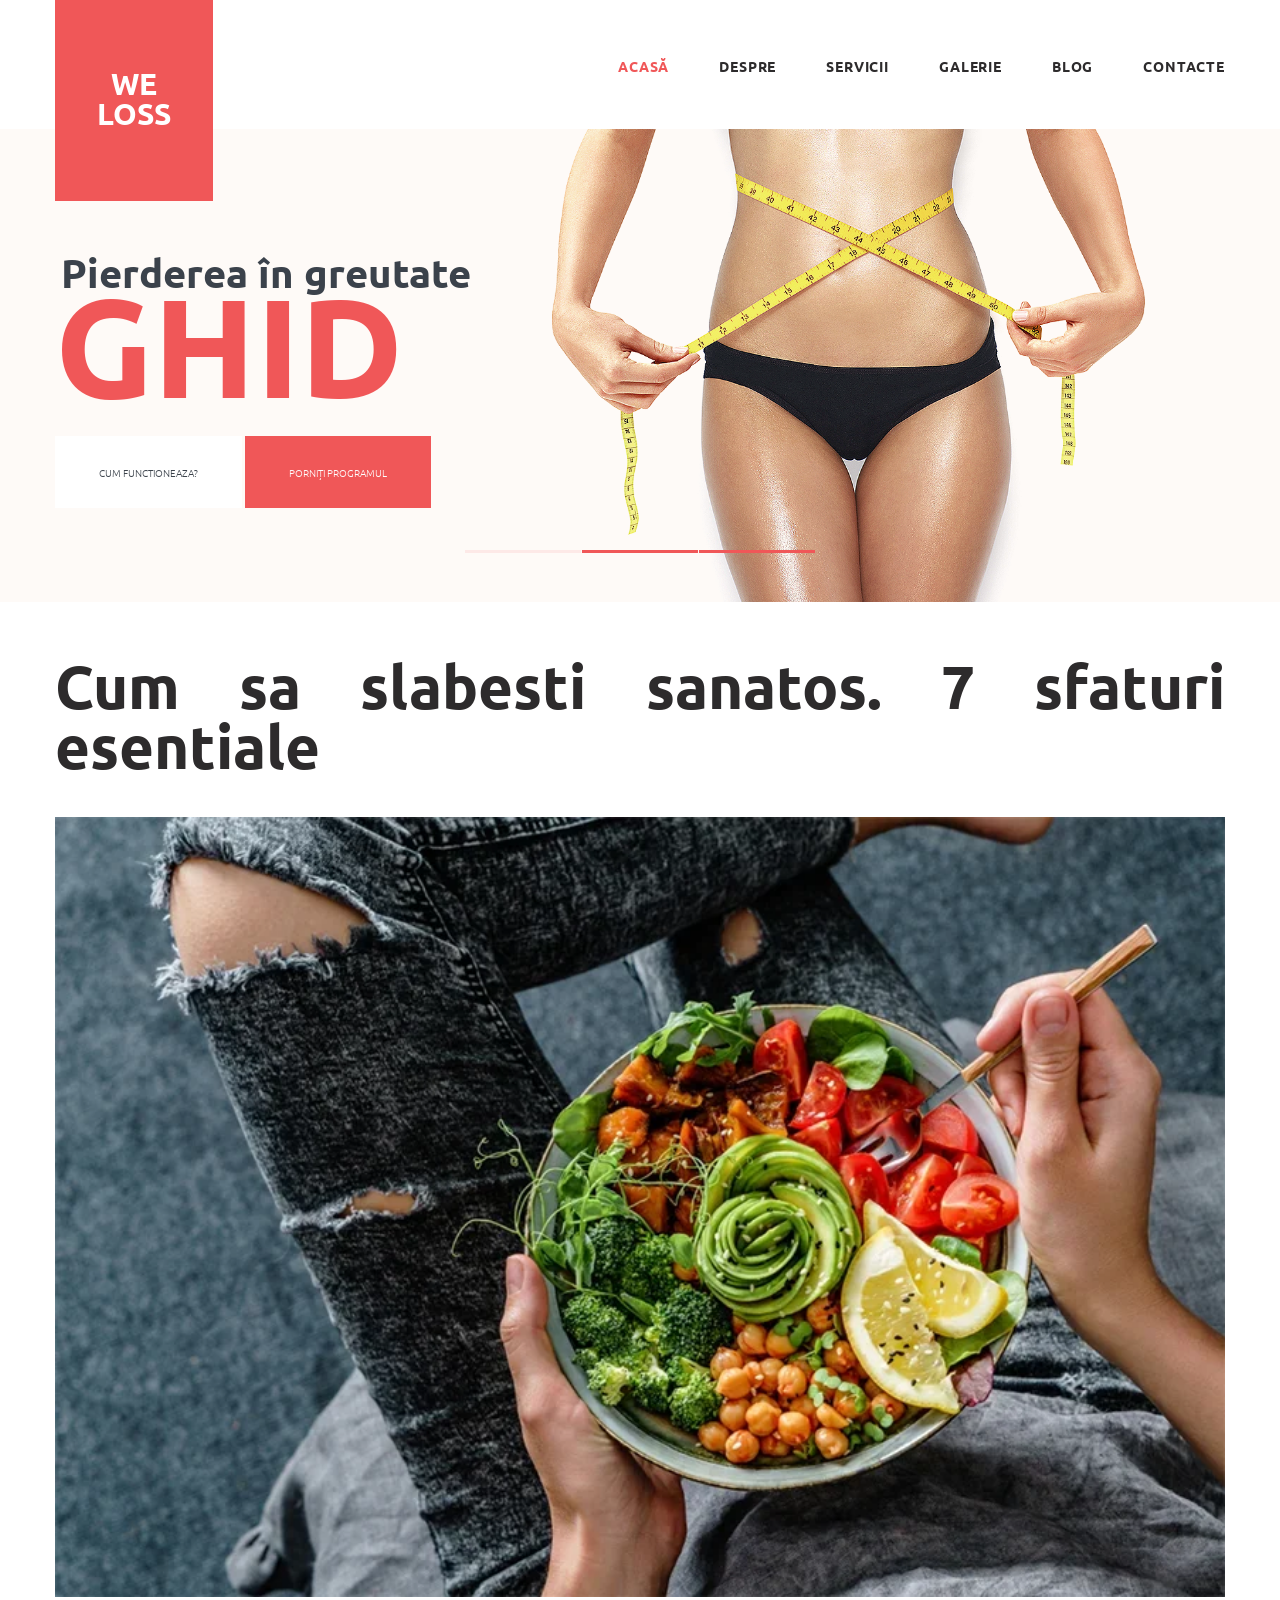
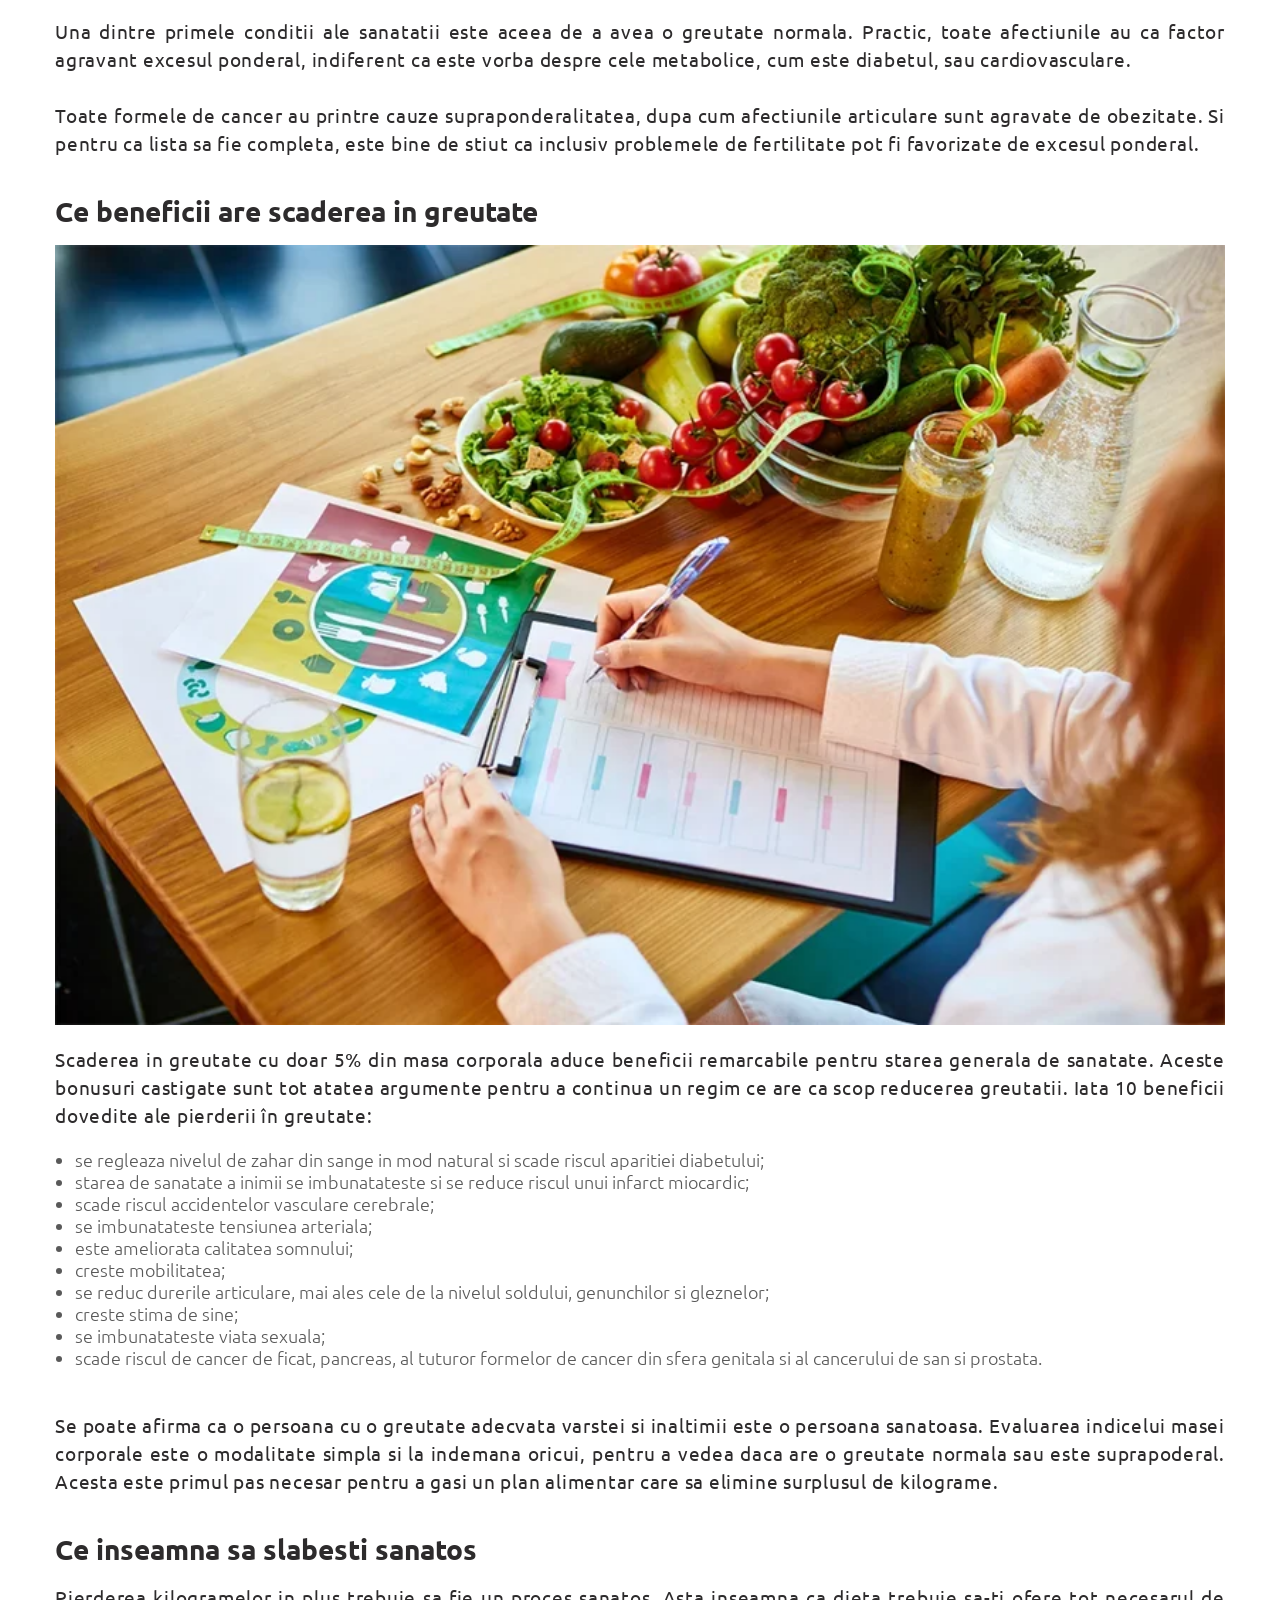
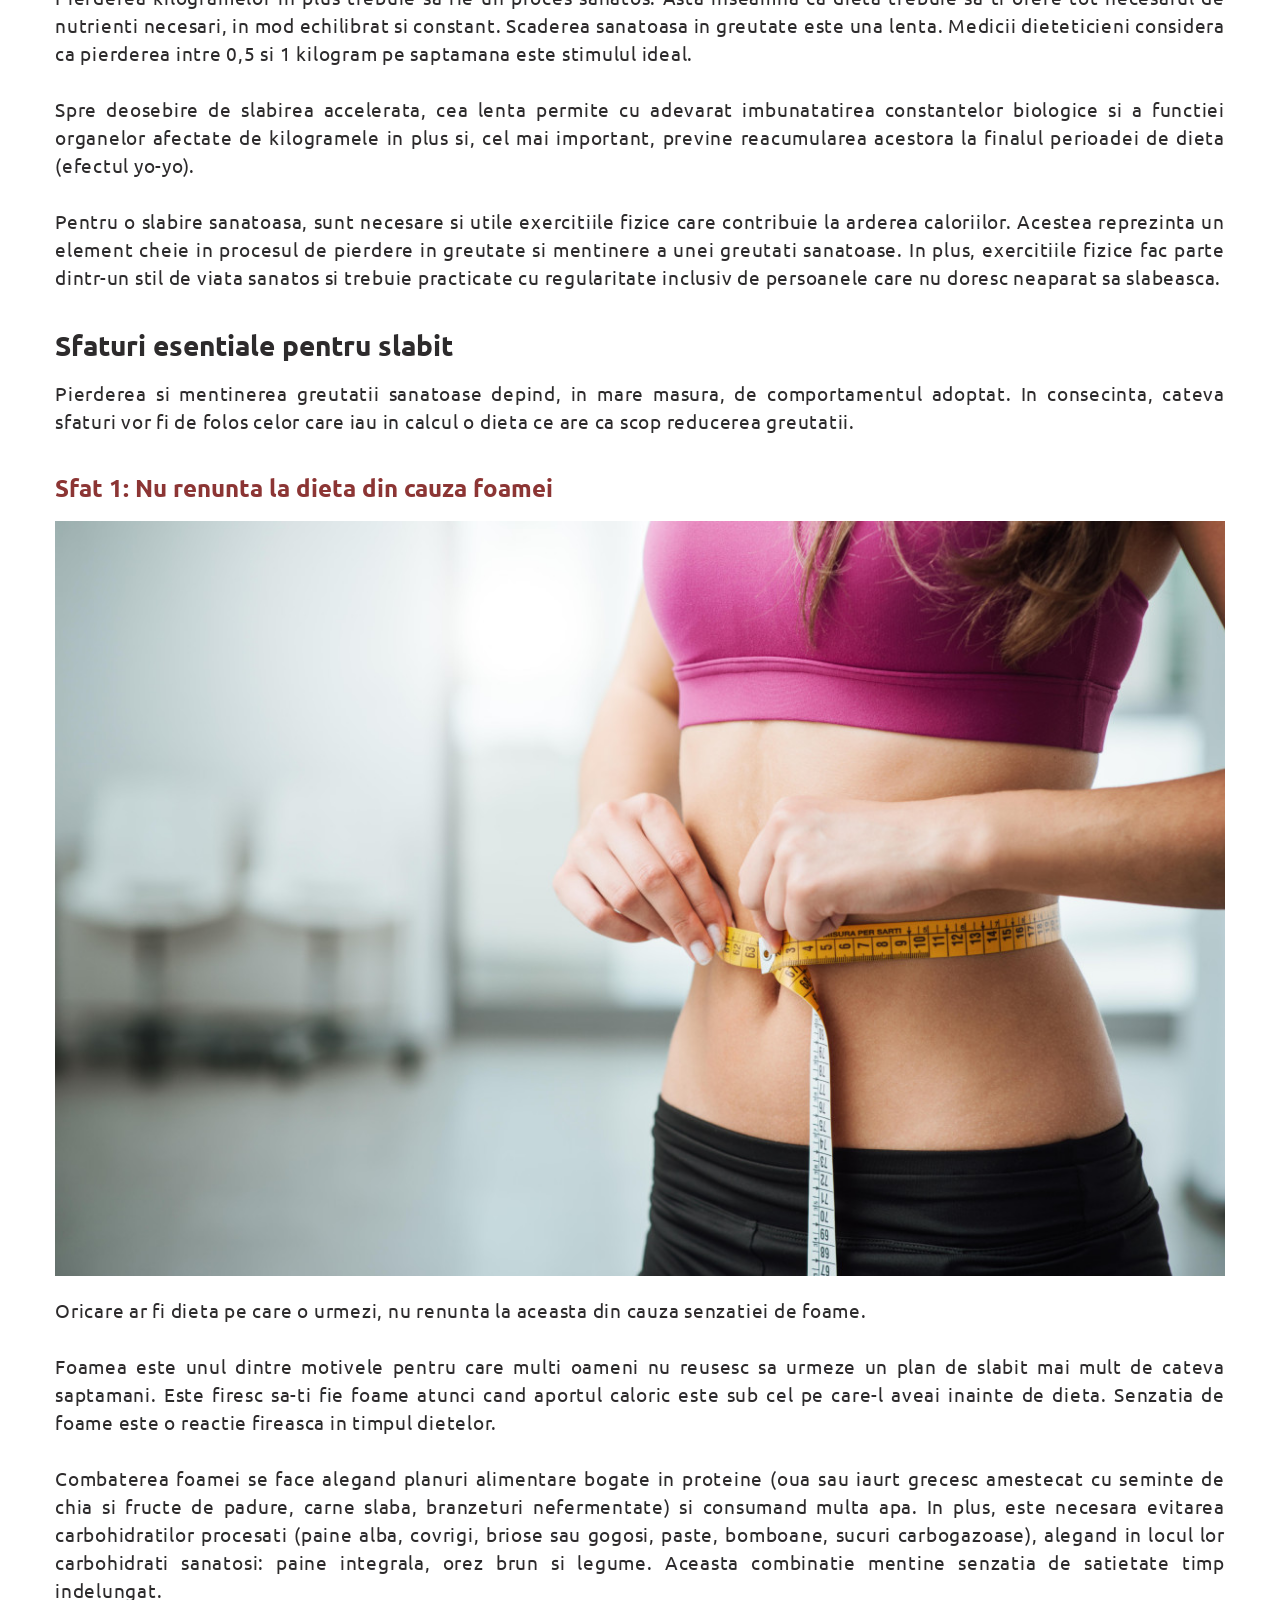
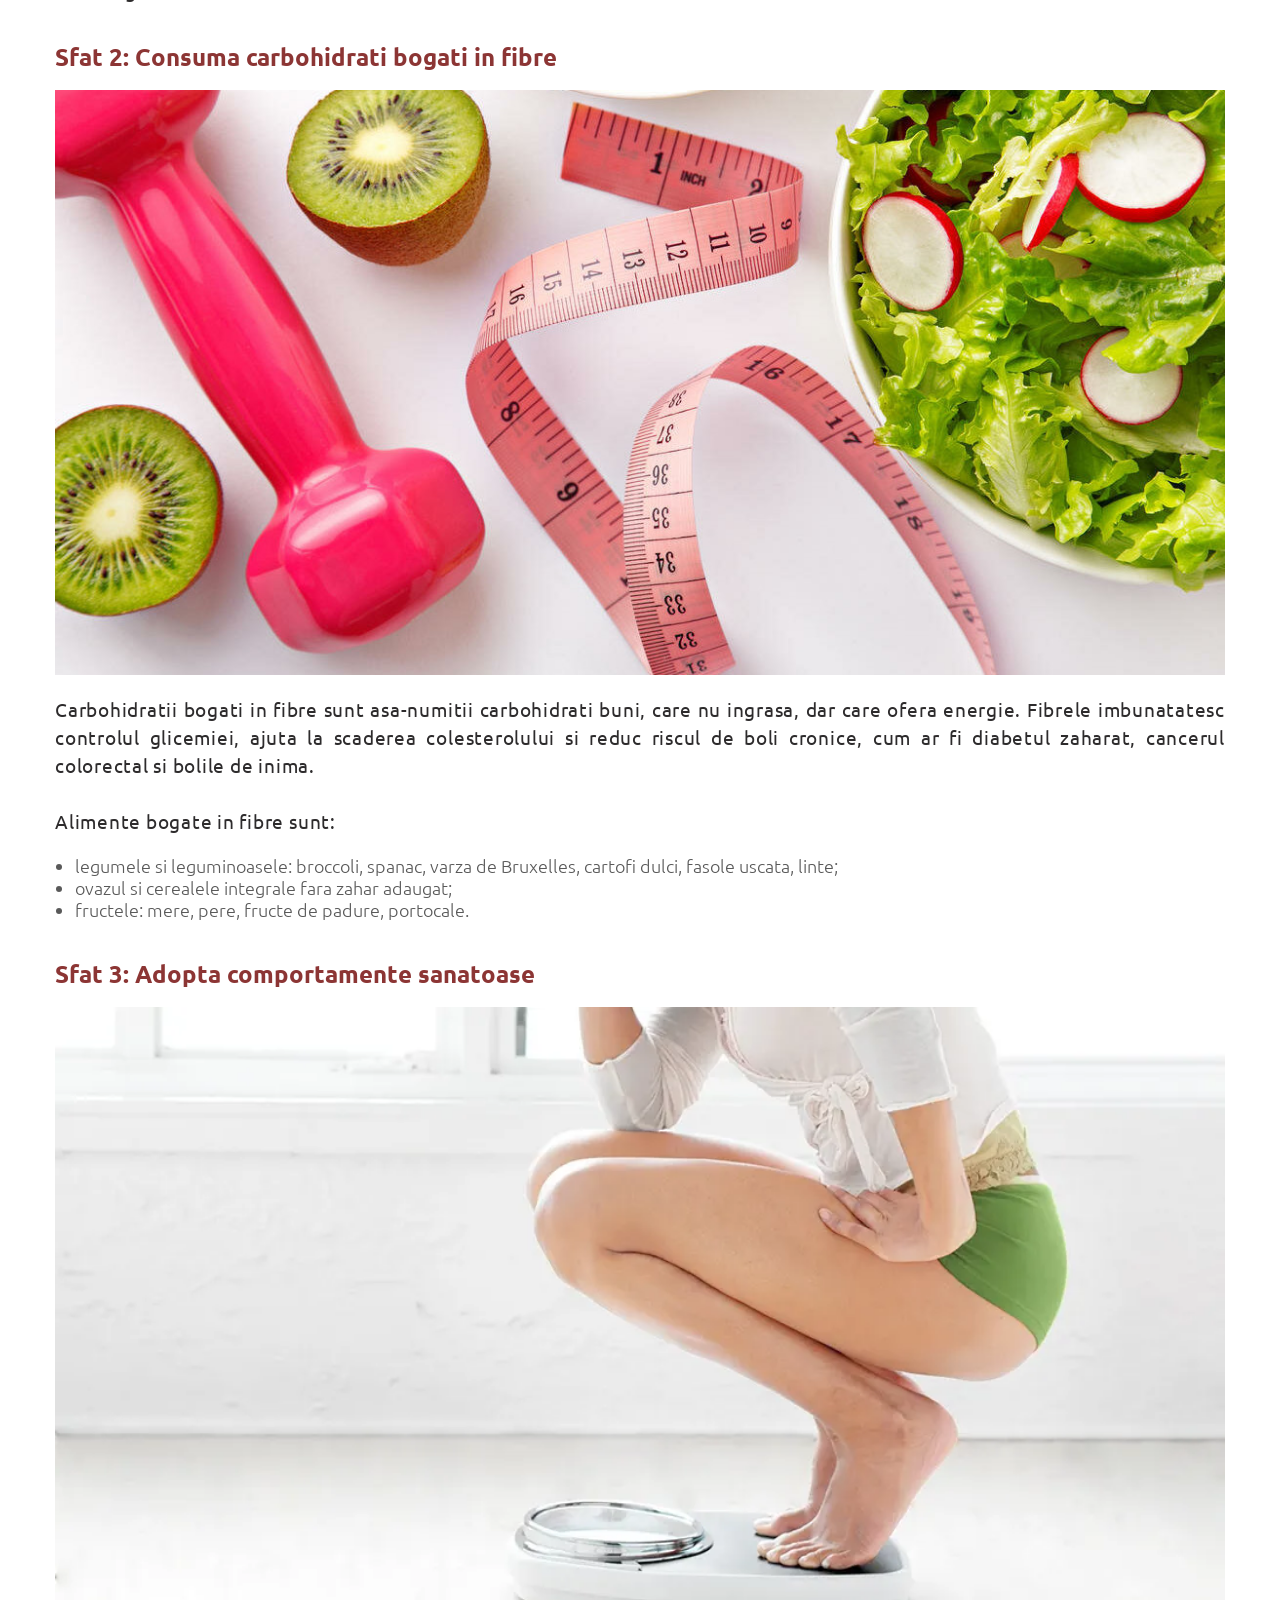
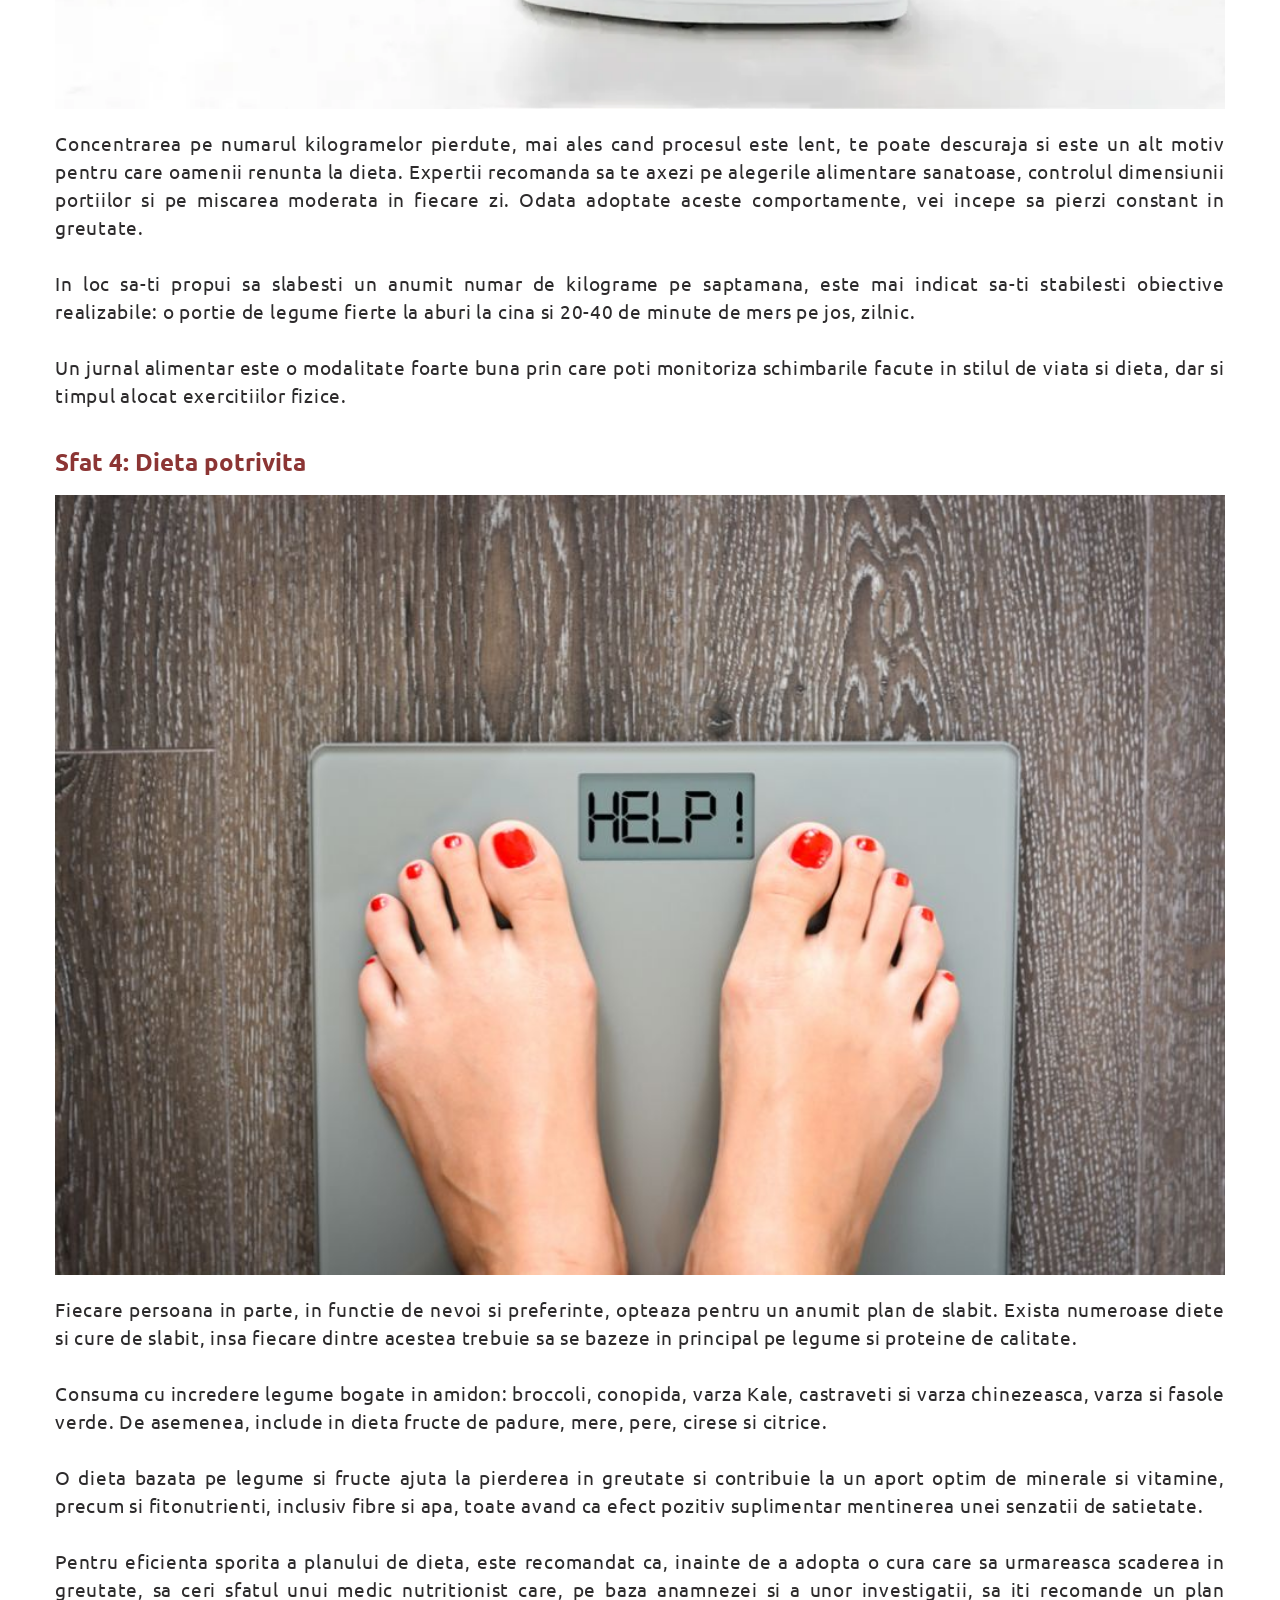
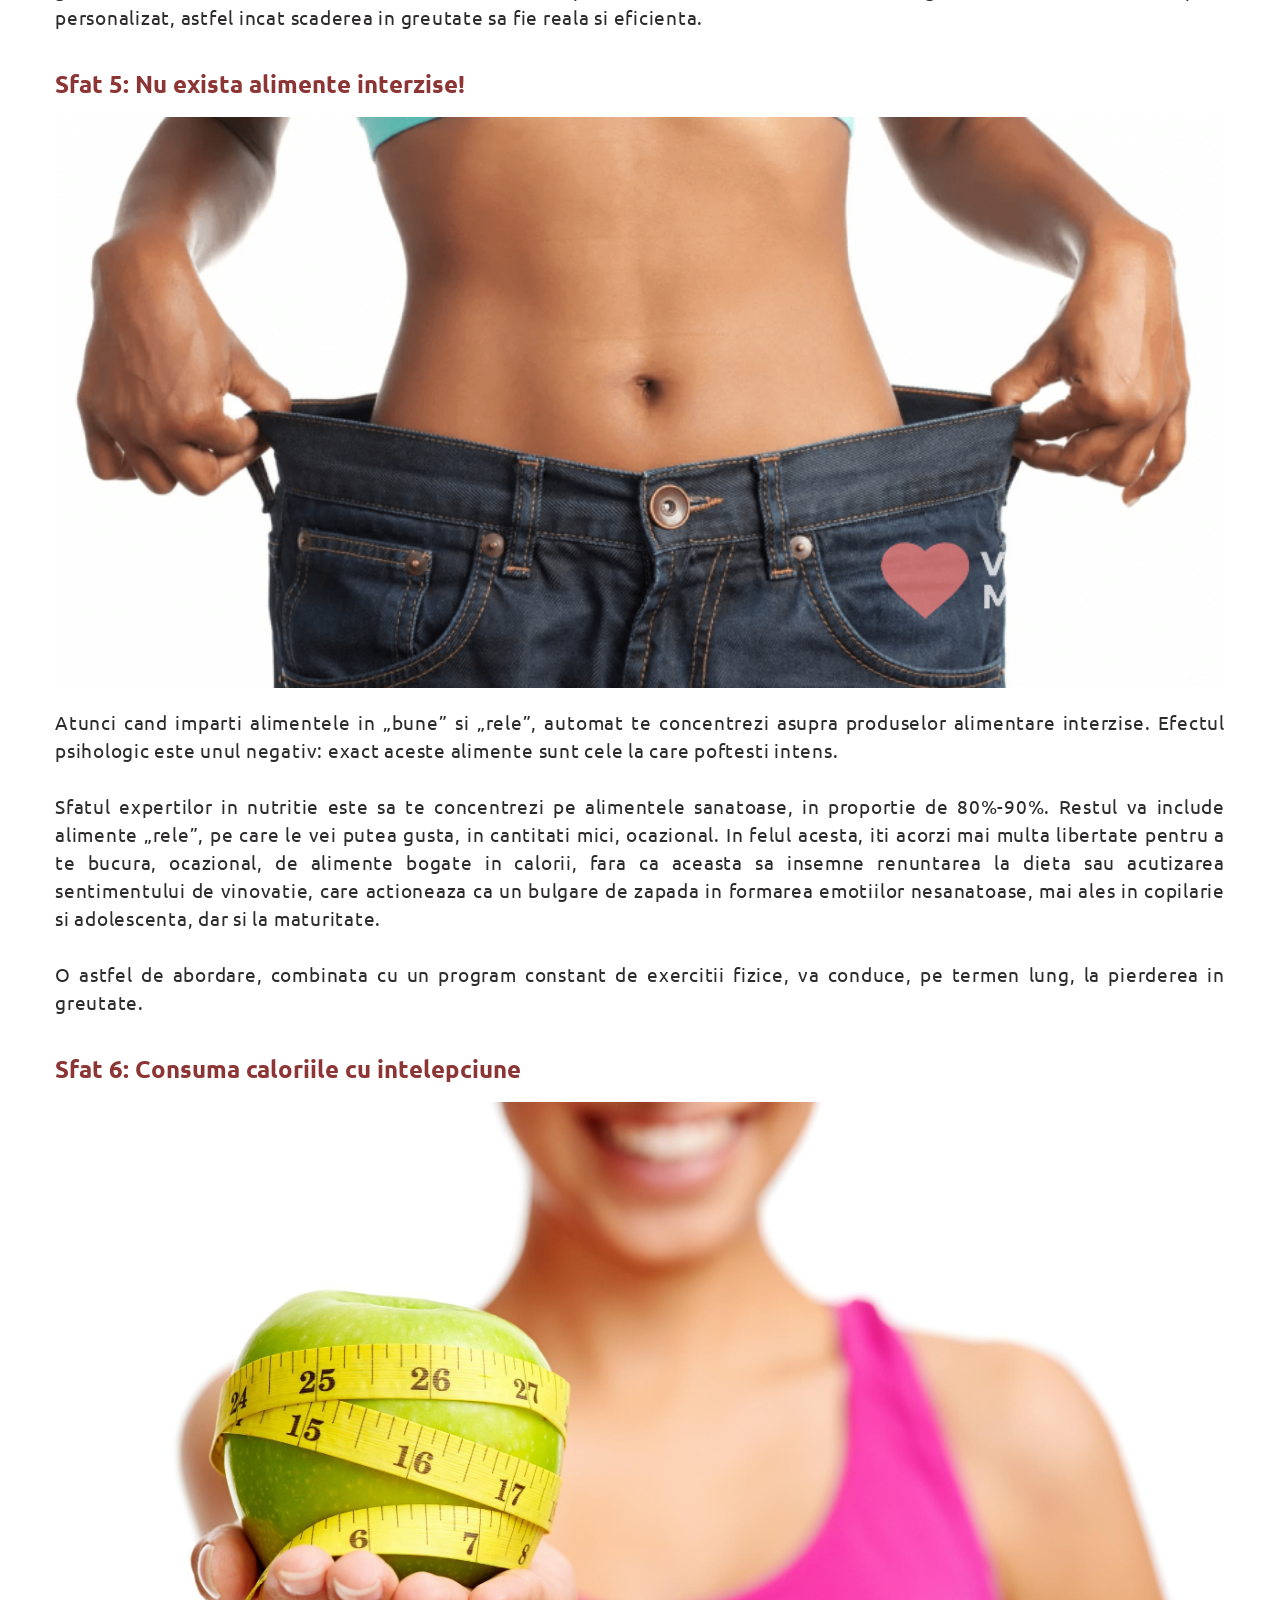
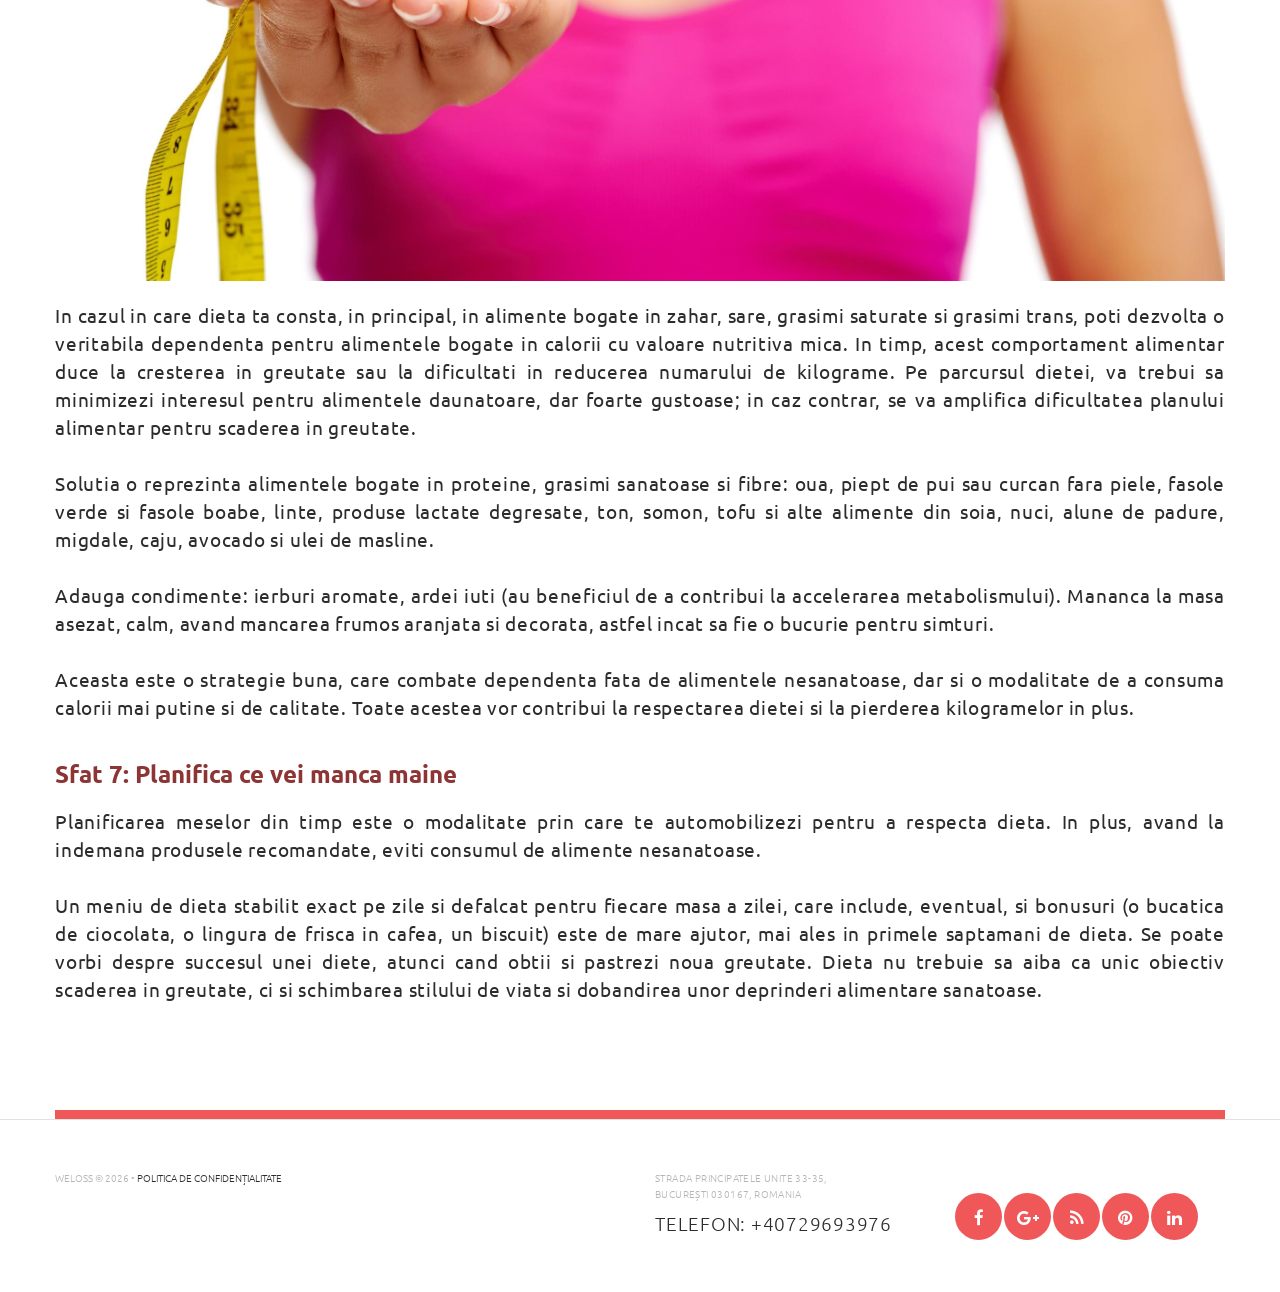
<file: weloss/index.html>
<!DOCTYPE html>
<html lang="en">

<head>
    <title>Acasă</title>
    <meta charset="utf-8">
    <meta name="format-detection" content="telephone=no" />
    <link rel="icon" href="images/favicon.ico" type="image/x-icon">
    <link rel="stylesheet" href="css/grid.css">
    <link rel="stylesheet" href="css/camera.css">
    <link rel="stylesheet" href="css/style.css">
    <script src="js/jquery.js"></script>
    <script src="js/jquery-migrate-1.2.1.js"></script>
    <script src="js/camera.js"></script>
    <!--[if (gt IE 9)|!(IE)]><!-->
    <script src="js/camera-mobile.js"></script>
    <script src="js/wow/wow.js"></script>
    <script>
        $(document).ready(function () {
            if ($('html').hasClass('desktop')) {
                new WOW().init();
            }
        });
    </script>
    <!--<![endif]-->
    <script>
        $(document).ready(function () {
            $('#camera_wrap').camera({
                loader: true,
                pagination: true,
                minHeight: '',
                thumbnails: false,
                height: '36.96969696969697%',
                caption: true,
                navigation: false,
                fx: 'simpleFade'
            });
        });
    </script>
    <!--[if lt IE 9]>
  <link rel="stylesheet" type="text/css" href="css/ie.css"/>
  <script src="js/html5shiv.js"></script>
  <div id="ie6-alert" style="width: 100%; text-align:center;">
    <img src="http://beatie6.frontcube.com/images/ie6.jpg" alt="Upgrade IE 6" width="640" height="344" border="0" usemap="#Map" longdesc="http://die6.frontcube.com" />
    <map name="Map" id="Map"><area shape="rect" coords="496,201,604,329" href="http://www.microsoft.com/windows/internet-explorer/default.aspx" target="_blank" alt="Download Interent Explorer" /><area shape="rect" coords="380,201,488,329" href="http://www.apple.com/safari/download/" target="_blank" alt="Download Apple Safari" /><area shape="rect" coords="268,202,376,330" href="http://www.opera.com/download/" target="_blank" alt="Download Opera" /><area shape="rect" coords="155,202,263,330" href="http://www.mozilla.com/" target="_blank" alt="Download Firefox" />
      <area shape="rect" coords="35,201,143,329" href="http://www.google.com/chrome" target="_blank" alt="Download Google Chrome" />
    </map>
  </div>
  <![endif]-->
</head>


<body>

    <!--========================================================
                          HEADER
=========================================================-->
    <header id="header">
        <div id="stuck_container">
            <div class="container">
                <div class="row">
                    <div class="grid_12">
                        <div class="wrapper">
                            <h1>
                                <a href="index.html">
                                    WE<br>loss
                                </a>
                            </h1>
                            <nav>
                                <ul class="sf-menu">
                                    <li class="current"><a href="index.html">Acasă</a></li>
                                    <li><a href="contact.html">Despre</a></li>
                                    <li><a href="contact.html">Servicii</a></li>
                                    <li><a href="contact.html">Galerie</a></li>
                                    <li><a href="contact.html">Blog</a></li>
                                    <li><a href="contact.html">Contacte</a></li>
                                </ul>
                                <div class="clearfix"></div>
                            </nav>
                        </div>
                    </div>
                </div>
            </div>
        </div>
    </header>


    <!--========================================================
                          CONTENT
=========================================================-->

    <section id="content">
        <div class="slider-wrapper">
            <div id="camera_wrap">
                <div data-src="images/slider1.png">
                    <div class="caption fadeIn">
                        <div class="container">
                            <div class="row">
                                <div class="grid_12">
                                    <span class="first">Pierderea în greutate</span>
                                    <span class="second">ghid</span>
                                    <div class="buttons">
                                        <a class="btn-big" href="contact.html">Cum functioneaza?</a>
                                        <a class="btn-big btn-big__inset1" href="contact.html">Porniți programul</a>
                                    </div>
                                </div>
                            </div>
                        </div>
                    </div>
                </div>
                <div data-src="images/slider2.png">
                    <div class="caption fadeIn">
                        <div class="container">
                            <div class="row">
                                <div class="grid_12">
                                    <span class="first">Expert</span>
                                    <span class="second">info</span>
                                    <div class="buttons">
                                        <a class="btn-big" href="contact.html">Cum functioneaza?</a>
                                        <a class="btn-big btn-big__inset1" href="contact.html">Porniți programul</a>
                                    </div>
                                </div>
                            </div>
                        </div>
                    </div>
                </div>
                <div data-src="images/slider3.png">
                    <div class="caption fadeIn">
                        <div class="container">
                            <div class="row">
                                <div class="grid_12">
                                    <span class="first">Nutriție și</span>
                                    <span class="second">sănătate</span>
                                    <div class="buttons">
                                        <a class="btn-big" href="contact.html">Cum functioneaza?</a>
                                        <a class="btn-big btn-big__inset1" href="contact.html">Porniți programul</a>
                                    </div>
                                </div>
                            </div>
                        </div>
                    </div>
                </div>
            </div>
            <div class="clearfix"></div>
        </div>


        <div class="wrapper wow fadeIn">
            <div class="container">
                <div class="row">
                    <div class="grid_12">
                        <div class="border-wrapper1">
                            <div class="box2">
                                <div class="row">
                                    <div class="grid_12 justify">
                                        <h2>
                                            Cum sa slabesti sanatos. 7 sfaturi esentiale
                                        </h2>
                                        <img src="images/1.webp" alt="">

                                        <p>Una dintre primele conditii ale sanatatii este aceea de a avea o greutate
                                            normala. Practic, toate afectiunile au ca factor agravant excesul ponderal,
                                            indiferent ca este vorba despre cele metabolice, cum este diabetul, sau
                                            cardiovasculare.
                                            <br>
                                            <br>
                                            Toate formele de cancer au printre cauze supraponderalitatea, dupa cum
                                            afectiunile articulare sunt agravate de obezitate. Si pentru ca lista sa fie
                                            completa, este bine de stiut ca inclusiv problemele de fertilitate pot fi
                                            favorizate de excesul ponderal.
                                        </p>

                                        <h3>Ce beneficii are scaderea in greutate</h3>
                                        <img src="images/2.webp" alt="">
                                        <p>Scaderea in greutate cu doar 5% din masa corporala aduce beneficii
                                            remarcabile pentru starea generala de sanatate. Aceste bonusuri castigate
                                            sunt tot atatea argumente pentru a continua un regim ce are ca scop
                                            reducerea greutatii. Iata 10 beneficii dovedite ale pierderii în greutate:
                                        </p>
                                        <ul>
                                            <li>se regleaza nivelul de zahar din sange in mod natural si scade riscul
                                                aparitiei diabetului;</li>
                                            <li>starea de sanatate a inimii se imbunatateste si se reduce riscul unui
                                                infarct miocardic;</li>
                                            <li>scade riscul accidentelor vasculare cerebrale;</li>
                                            <li>se imbunatateste tensiunea arteriala;</li>
                                            <li>este ameliorata calitatea somnului;</li>
                                            <li>creste mobilitatea;</li>
                                            <li>se reduc durerile articulare, mai ales cele de la nivelul soldului,
                                                genunchilor si gleznelor;</li>
                                            <li>creste stima de sine;</li>
                                            <li>se imbunatateste viata sexuala;</li>
                                            <li>scade riscul de cancer de ficat, pancreas, al tuturor formelor de cancer
                                                din sfera genitala si al cancerului de san si prostata.</li>
                                        </ul>
                                        <br>
                                        <p>Se poate afirma ca o persoana cu o greutate adecvata varstei si inaltimii
                                            este o persoana sanatoasa. Evaluarea indicelui masei corporale este o
                                            modalitate simpla si la indemana oricui, pentru a vedea daca are o greutate
                                            normala sau este suprapoderal. Acesta este primul pas necesar pentru a gasi
                                            un plan alimentar care sa elimine surplusul de kilograme.</p>

                                        <h3>Ce inseamna sa slabesti sanatos</h3>
                                        <p>Pierderea kilogramelor in plus trebuie sa fie un proces sanatos. Asta
                                            inseamna ca dieta trebuie sa-ti ofere tot necesarul de nutrienti necesari,
                                            in mod echilibrat si constant. Scaderea sanatoasa in greutate este una
                                            lenta. Medicii dieteticieni considera ca pierderea intre 0,5 si 1 kilogram
                                            pe saptamana este stimulul ideal.
                                            <br><br>
                                            Spre deosebire de slabirea accelerata, cea lenta permite cu adevarat
                                            imbunatatirea constantelor biologice si a functiei organelor afectate de
                                            kilogramele in plus si, cel mai important, previne reacumularea acestora la
                                            finalul perioadei de dieta (efectul yo-yo).
                                            <br><br>
                                            Pentru o slabire sanatoasa, sunt necesare si utile exercitiile fizice care
                                            contribuie la arderea caloriilor. Acestea reprezinta un element cheie in
                                            procesul de pierdere in greutate si mentinere a unei greutati sanatoase. In
                                            plus, exercitiile fizice fac parte dintr-un stil de viata sanatos si trebuie
                                            practicate cu regularitate inclusiv de persoanele care nu doresc neaparat sa
                                            slabeasca.
                                        </p>

                                        <h3>Sfaturi esentiale pentru slabit</h3>
                                        <p>Pierderea si mentinerea greutatii sanatoase depind, in mare masura, de
                                            comportamentul adoptat. In consecinta, cateva sfaturi vor fi de folos celor
                                            care iau in calcul o dieta ce are ca scop reducerea greutatii.</p>
                                        <h4>Sfat 1: Nu renunta la dieta din cauza foamei</h4>
                                        <img src="images/3.jpg" alt="">
                                        <p>Oricare ar fi dieta pe care o urmezi, nu renunta la aceasta din cauza
                                            senzatiei de foame.
                                            <br><br>
                                            Foamea este unul dintre motivele pentru care multi oameni nu reusesc sa
                                            urmeze un plan de slabit mai mult de cateva saptamani. Este firesc sa-ti fie
                                            foame atunci cand aportul caloric este sub cel pe care-l aveai inainte de
                                            dieta. Senzatia de foame este o reactie fireasca in timpul dietelor.
                                            <br><br>
                                            Combaterea foamei se face alegand planuri alimentare bogate in proteine (oua
                                            sau iaurt grecesc amestecat cu seminte de chia si fructe de padure, carne
                                            slaba, branzeturi nefermentate) si consumand multa apa. In plus, este
                                            necesara evitarea carbohidratilor procesati (paine alba, covrigi, briose sau
                                            gogosi, paste, bomboane, sucuri carbogazoase), alegand in locul lor
                                            carbohidrati sanatosi: paine integrala, orez brun si legume. Aceasta
                                            combinatie mentine senzatia de satietate timp indelungat.
                                        </p>
                                        <h4>Sfat 2: Consuma carbohidrati bogati in fibre</h4>

                                        <img src="images/4.jpg" alt="">

                                        <p>Carbohidratii bogati in fibre sunt asa-numitii carbohidrati buni, care nu
                                            ingrasa, dar care ofera energie. Fibrele imbunatatesc controlul glicemiei,
                                            ajuta la scaderea colesterolului si reduc riscul de boli cronice, cum ar fi
                                            diabetul zaharat, cancerul colorectal si bolile de inima.
                                            <br><br>
                                            Alimente bogate in fibre sunt:
                                        </p>
                                        <ul>
                                            <li>legumele si leguminoasele: broccoli, spanac, varza de Bruxelles, cartofi
                                                dulci, fasole uscata, linte;
                                            </li>
                                            <li>ovazul si cerealele integrale fara zahar adaugat;</li>
                                            <li>fructele: mere, pere, fructe de padure, portocale.</li>
                                        </ul>
                                        <h4>Sfat 3: Adopta comportamente sanatoase</h4>
                                        <img src="images/5.webp" alt="">
                                        <p>Concentrarea pe numarul kilogramelor pierdute, mai ales cand procesul este
                                            lent, te poate descuraja si este un alt motiv pentru care oamenii renunta la
                                            dieta. Expertii recomanda sa te axezi pe alegerile alimentare sanatoase,
                                            controlul dimensiunii portiilor si pe miscarea moderata in fiecare zi. Odata
                                            adoptate aceste comportamente, vei incepe sa pierzi constant in greutate.
                                            <br><br>
                                            In loc sa-ti propui sa slabesti un anumit numar de kilograme pe saptamana,
                                            este mai indicat sa-ti stabilesti obiective realizabile: o portie de legume
                                            fierte la aburi la cina si 20-40 de minute de mers pe jos, zilnic.
                                            <br><br>
                                            Un jurnal alimentar este o modalitate foarte buna prin care poti monitoriza
                                            schimbarile facute in stilul de viata si dieta, dar si timpul alocat
                                            exercitiilor fizice.
                                        </p>
                                        <h4>Sfat 4: Dieta potrivita</h4>
                                        <img src="images/6.jpg" alt="">
                                        <p>Fiecare persoana in parte, in functie de nevoi si preferinte, opteaza pentru
                                            un anumit plan de slabit. Exista numeroase diete si cure de slabit, insa
                                            fiecare dintre acestea trebuie sa se bazeze in principal pe legume si
                                            proteine de calitate.
                                            <br><br>
                                            Consuma cu incredere legume bogate in amidon: broccoli, conopida, varza
                                            Kale, castraveti si varza chinezeasca, varza si fasole verde. De asemenea,
                                            include in dieta fructe de padure, mere, pere, cirese si citrice.
                                            <br><br>
                                            O dieta bazata pe legume si fructe ajuta la pierderea in greutate si
                                            contribuie la un aport optim de minerale si vitamine, precum si
                                            fitonutrienti, inclusiv fibre si apa, toate avand ca efect pozitiv
                                            suplimentar mentinerea unei senzatii de satietate.
                                            <br><br>
                                            Pentru eficienta sporita a planului de dieta, este recomandat ca, inainte de
                                            a adopta o cura care sa urmareasca scaderea in greutate, sa ceri sfatul unui
                                            medic nutritionist care, pe baza anamnezei si a unor investigatii, sa iti
                                            recomande un plan personalizat, astfel incat scaderea in greutate sa fie
                                            reala si eficienta.
                                        </p>
                                        <h4>Sfat 5: Nu exista alimente interzise!</h4>
                                        <img src="images/7.png" alt="">
                                        <p>Atunci cand imparti alimentele in „bune” si „rele”, automat te concentrezi
                                            asupra produselor alimentare interzise. Efectul psihologic este unul
                                            negativ: exact aceste alimente sunt cele la care poftesti intens.
                                            <br><br>
                                            Sfatul expertilor in nutritie este sa te concentrezi pe alimentele
                                            sanatoase, in proportie de 80%-90%. Restul va include alimente „rele”, pe
                                            care le vei putea gusta, in cantitati mici, ocazional. In felul acesta, iti
                                            acorzi mai multa libertate pentru a te bucura, ocazional, de alimente bogate
                                            in calorii, fara ca aceasta sa insemne renuntarea la dieta sau acutizarea
                                            sentimentului de vinovatie, care actioneaza ca un bulgare de zapada in
                                            formarea emotiilor nesanatoase, mai ales in copilarie si adolescenta, dar si
                                            la maturitate.
                                            <br><br>
                                            O astfel de abordare, combinata cu un program constant de exercitii fizice,
                                            va conduce, pe termen lung, la pierderea in greutate.
                                        </p>
                                        <h4>Sfat 6: Consuma caloriile cu intelepciune</h4>
                                        <img src="images/8.jpg" alt="">
                                        <p>In cazul in care dieta ta consta, in principal, in alimente bogate in zahar,
                                            sare, grasimi saturate si grasimi trans, poti dezvolta o veritabila
                                            dependenta pentru alimentele bogate in calorii cu valoare nutritiva mica. In
                                            timp, acest comportament alimentar duce la cresterea in greutate sau la
                                            dificultati in reducerea numarului de kilograme. Pe parcursul dietei, va
                                            trebui sa minimizezi interesul pentru alimentele daunatoare, dar foarte
                                            gustoase; in caz contrar, se va amplifica dificultatea planului alimentar
                                            pentru scaderea in greutate.
                                            <br><br>
                                            Solutia o reprezinta alimentele bogate in proteine, grasimi sanatoase si
                                            fibre: oua, piept de pui sau curcan fara piele, fasole verde si fasole
                                            boabe, linte, produse lactate degresate, ton, somon, tofu si alte alimente
                                            din soia, nuci, alune de padure, migdale, caju, avocado si ulei de masline.
                                            <br><br>
                                            Adauga condimente: ierburi aromate, ardei iuti (au beneficiul de a contribui
                                            la accelerarea metabolismului). Mananca la masa asezat, calm, avand mancarea
                                            frumos aranjata si decorata, astfel incat sa fie o bucurie pentru simturi.
                                            <br><br>
                                            Aceasta este o strategie buna, care combate dependenta fata de alimentele
                                            nesanatoase, dar si o modalitate de a consuma calorii mai putine si de
                                            calitate. Toate acestea vor contribui la respectarea dietei si la pierderea
                                            kilogramelor in plus.
                                        </p>
                                        <h4>Sfat 7: Planifica ce vei manca maine</h4>
                                        <p>Planificarea meselor din timp este o modalitate prin care te automobilizezi
                                            pentru a respecta dieta. In plus, avand la indemana produsele recomandate,
                                            eviti consumul de alimente nesanatoase.
                                            <br><br>
                                            Un meniu de dieta stabilit exact pe zile si defalcat pentru fiecare masa a
                                            zilei, care include, eventual, si bonusuri (o bucatica de ciocolata, o
                                            lingura de frisca in cafea, un biscuit) este de mare ajutor, mai ales in
                                            primele saptamani de dieta.
                                            Se poate vorbi despre succesul unei diete, atunci cand obtii si pastrezi
                                            noua greutate. Dieta nu trebuie sa aiba ca unic obiectiv scaderea in
                                            greutate, ci si schimbarea stilului de viata si dobandirea unor deprinderi
                                            alimentare sanatoase.
                                        </p>
                                    </div>
                                </div>
                            </div>
                        </div>
                    </div>
                </div>
            </div>
        </div>

    </section>


    <!--========================================================
                          FOOTER
=========================================================-->
    <footer id="footer" class="wow fadeIn">
        <div class="wrapper">
            <div class="container">
                <div class="row">
                    <div class="grid_6">
                        <div class="privacy-block">
                            <a href="index.html" class="main">weloss</a> &copy; <span id="copyright-year"></span> •
                            <a href="index.html" class="privacy">Politica de confidențialitate</a>
                            <!--{%FOOTER_LINK} -->
                        </div>
                    </div>
                    <div class="grid_3">
                        <address class="location">
                            <span>Strada Principatele Unite 33-35, </span>
                            <span>București 030167, Romania</span>
                        </address>
                        <address class="phone">
                            <span>Telefon: +40729693976</span>
                        </address>
                    </div>
                    <div class="grid_3">
                        <ul class="socials1">
                            <li>
                                <a href="#"><i class="fa fa-facebook"></i></a>
                            </li>
                            <li>
                                <a href="#"><i class="fa fa-google-plus"></i></a>
                            </li>
                            <li>
                                <a href="#"><i class="fa fa-rss"></i></a>
                            </li>
                            <li>
                                <a href="#"><i class="fa fa-pinterest"></i></a>
                            </li>
                            <li>
                                <a href="#"><i class="fa fa-linkedin"></i></a>
                            </li>
                        </ul>
                    </div>
                </div>
            </div>
        </div>
    </footer>

    <script src="js/script.js"></script>
</body>

</html>
</file>
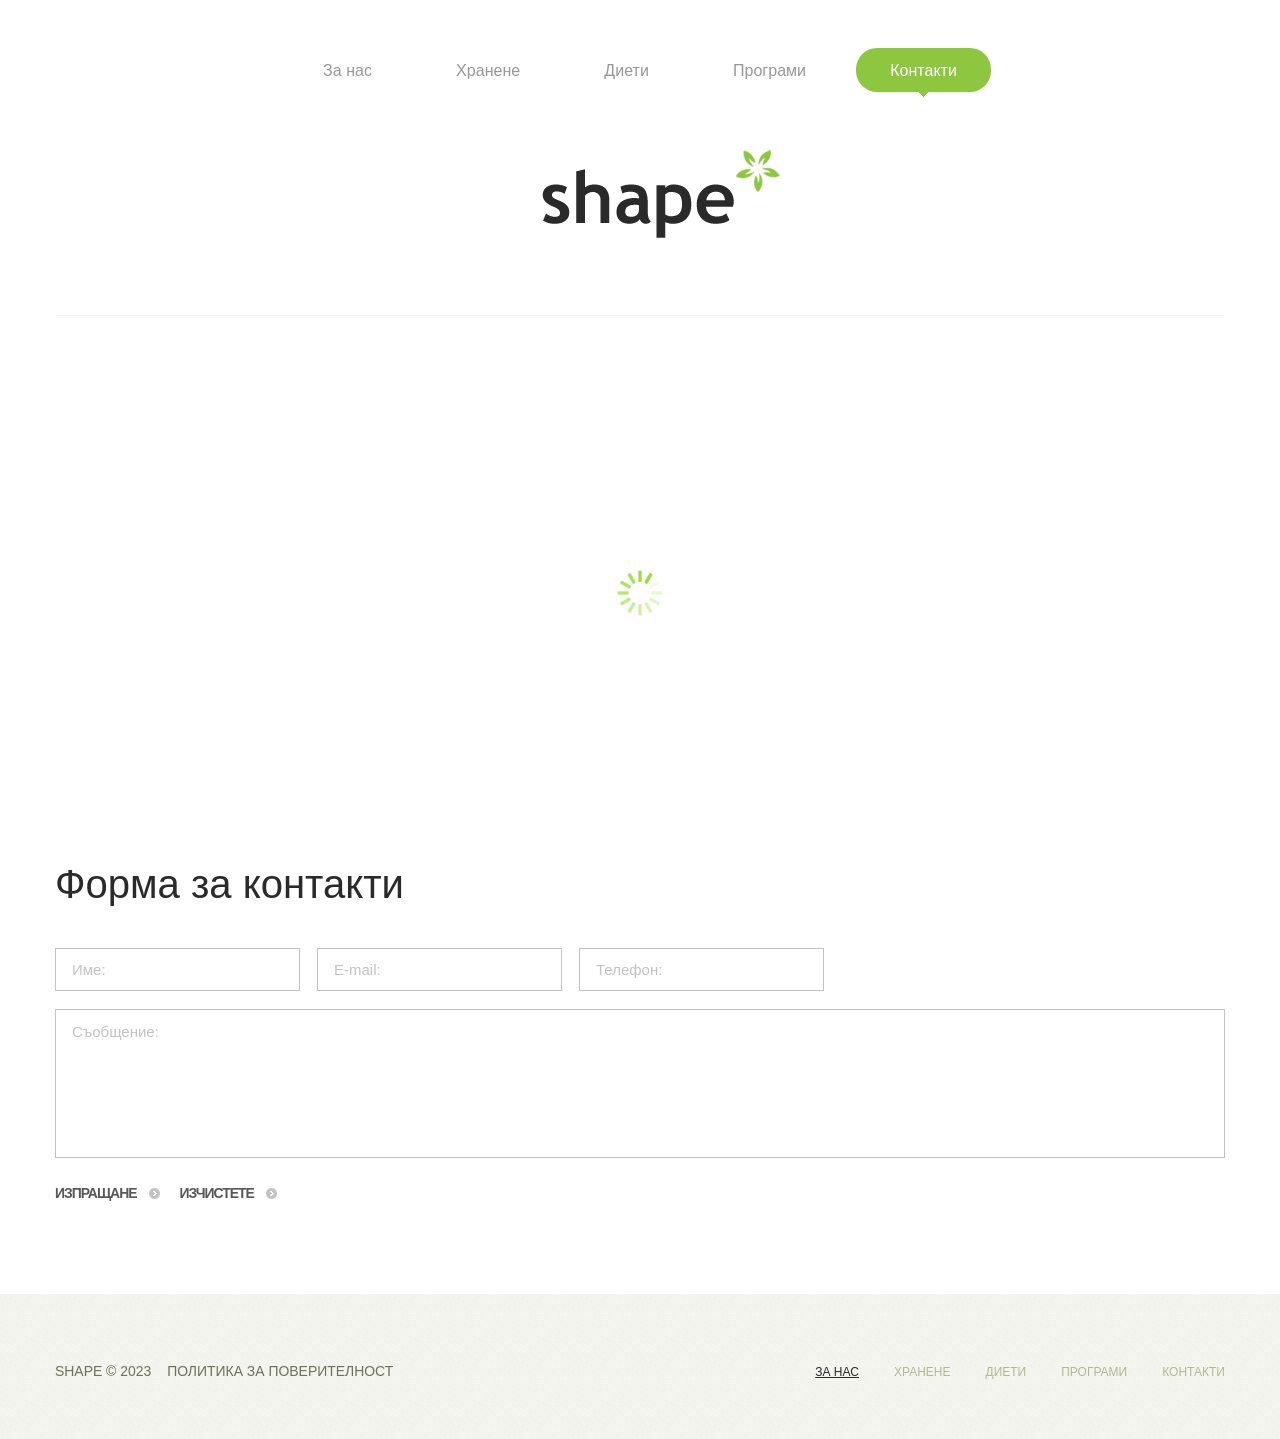
<file: shape/contact.html>
<!DOCTYPE html>
<html lang="en">

<head>
    <title>Контакти</title>
    <meta charset="utf-8">
    <link rel="icon" href="img/favicon.ico" type="image/x-icon">
    <link rel="shortcut icon" href="img/favicon.ico" type="image/x-icon" />
    <meta name="description" content="Your description">
    <meta name="keywords" content="Your keywords">
    <meta name="author" content="Your name">
    <link rel="stylesheet" href="css/bootstrap.css">
    <link rel="stylesheet" href="css/responsive.css">
    <link rel="stylesheet" href="css/touchTouch.css">
    <link rel="stylesheet" href="css/style.css">

    <script src="js/jquery.js"></script>
    <script src="js/jquery-migrate-1.1.1.js"></script>
    <script src="js/superfish.js"></script>
    <script src="js/jquery.mobilemenu.js"></script>

    <script src="js/jquery.easing.1.3.js"></script>
    <script src="js/touchTouch.jquery.js"></script>
    <script src="js/forms.js"></script>
    <script src="js/jquery.ui.totop.js"></script>
    <!--[if lt IE 8]>
        <div style='text-align:center'><a href="http://www.microsoft.com/windows/internet-explorer/default.aspx?ocid=ie6_countdown_bannercode"><img src="http://www.theie6countdown.com/img/upgrade.jpg"border="0"alt=""/></a></div>  
    <![endif]-->
    <!--[if lt IE 9]>
    <link rel="stylesheet" href="css/ie.css">
    <script src="assets/js/html5shiv.js"></script>
  <![endif]-->
</head>

<body>
    <!-- header -->
    <header>
        <div class="container">
            <div class="row">
                <div class="span12">
                    <!--menu-->
                    <div class="navbar">
                        <div class="navbar-inner">
                            <div class="nav-collapse nav-collapse_ collapse">
                                <ul class="sf-menu">
                                    <li><a href="index.html"><span>За нас</span></a><strong></strong>
                                    </li>
                                    <li><a href="contact.html"><span>Хранене </span></a><strong></strong></li>
                                    <li><a href="contact.html"><span>Диети</span></a><strong></strong></li>
                                    <li><a href="contact.html"><span>Програми</span></a><strong></strong></li>
                                    <li class="active last"><a
                                            href="contact.html"><span>Контакти</span></a><strong></strong>
                                    </li>
                                </ul>
                            </div>
                        </div>
                    </div>
                    <h1 class="brand"><a href="index.html"><img src="img/logo.png"
                                alt="нова форма най-добрият план за отслабване"></a></h1>
                </div>
            </div>
        </div>
    </header>
    <!-- content -->
    <div id="content">
        <div class="container">
            <div class="row">
                <div class="span12">
                    <hr class="margin1">
                    <figure class="g_map"><iframe
                            src="https://maps.google.com/maps?width=100%25&amp;height=600&amp;hl=en&amp;q=Stara%20Zagora,%20Sv.Patriarh%20Evtimiy%20Blvd%2046%D0%90,%20Bulgaria+(My%20Business%20Name)&amp;t=&amp;z=14&amp;ie=UTF8&amp;iwloc=B&amp;output=embed"></iframe>
                    </figure>
                    <div class="row">
                        <div class="span12">
                            <h2>Форма за контакти</h2>
                            <form id="form1">
                                <div class="success">Формата за контакт е изпратена! Ще се свържем скоро.</div>
                                <fieldset>
                                    <label class="name">
                                        <input type="text" value="Име:" />
                                        <span class="error">*Това не е валидно име.</span> <span class="empty">*Това
                                            поле е задължително.</span> </label>
                                    <label class="email labelMargin">
                                        <input type="email" value="E-mail:" />
                                        <span class="error">*Това е невалиден и-мейл адрес.</span> <span
                                            class="empty">*Това поле е задължително.</span> </label>
                                    <label class="phone labelMargin">
                                        <input type="tel" value="Телефон:" />
                                        <span class="error">*Това не е валиден телефонен номер.</span> <span
                                            class="empty">*Това поле е задължително.</span> </label>
                                    <label class="message">
                                        <textarea>Съобщение:</textarea>
                                        <span class="error">*Съобщението е твърде кратко.</span> <span
                                            class="empty">*Това поле е задължително.</span> </label>
                                    <div class="clearfix"></div>
                                    <div class="btns">
                                        <p><a href="#" class="btn btn-link"
                                                data-type="submit">Изпращане<span></span></a><a href="#"
                                                class="btn btn-link" data-type="reset">Изчистете<span></span></a>
                                        </p>
                                    </div>
                                </fieldset>
                            </form>
                            <div class="clearfix"></div>
                        </div>
                    </div>
                </div>
            </div>
        </div>
    </div>
    <!-- footer -->
    <footer>

        <div>
            <div class="container">
                <div class="row">
                    <div class="span6 floatRight1200">
                        <ul class="links">
                            <li class="active"><a href="index.html">За нас</a></li>
                            <li><a href="contact.html">Хранене</a></li>
                            <li><a href="contact.html">Диети</a></li>
                            <li><a href="contact.html">Програми</a></li>
                            <li><a href="contact.html">Контакти</a></li>
                        </ul>
                    </div>
                    <div class="span6 floatLeft1200">
                        <p class="privacy">shape &copy; 2023 <a href="index.html">Политика за поверителност</a></p>
                        <!-- {%FOOTER_LINK} -->
                    </div>
                </div>
            </div>
        </div>
    </footer>
    <script src="js/bootstrap.js"></script>
    <script>
        jQuery(document).ready(function ($) {
            $('#form1').forms({
                ownerEmail: '#'
            })

            $('.list3>li>a')
                .prepend('<span class="sitem_over"><strong></strong></span>')
                .touchTouch();
        });
    </script>
</body>

</html>
</file>
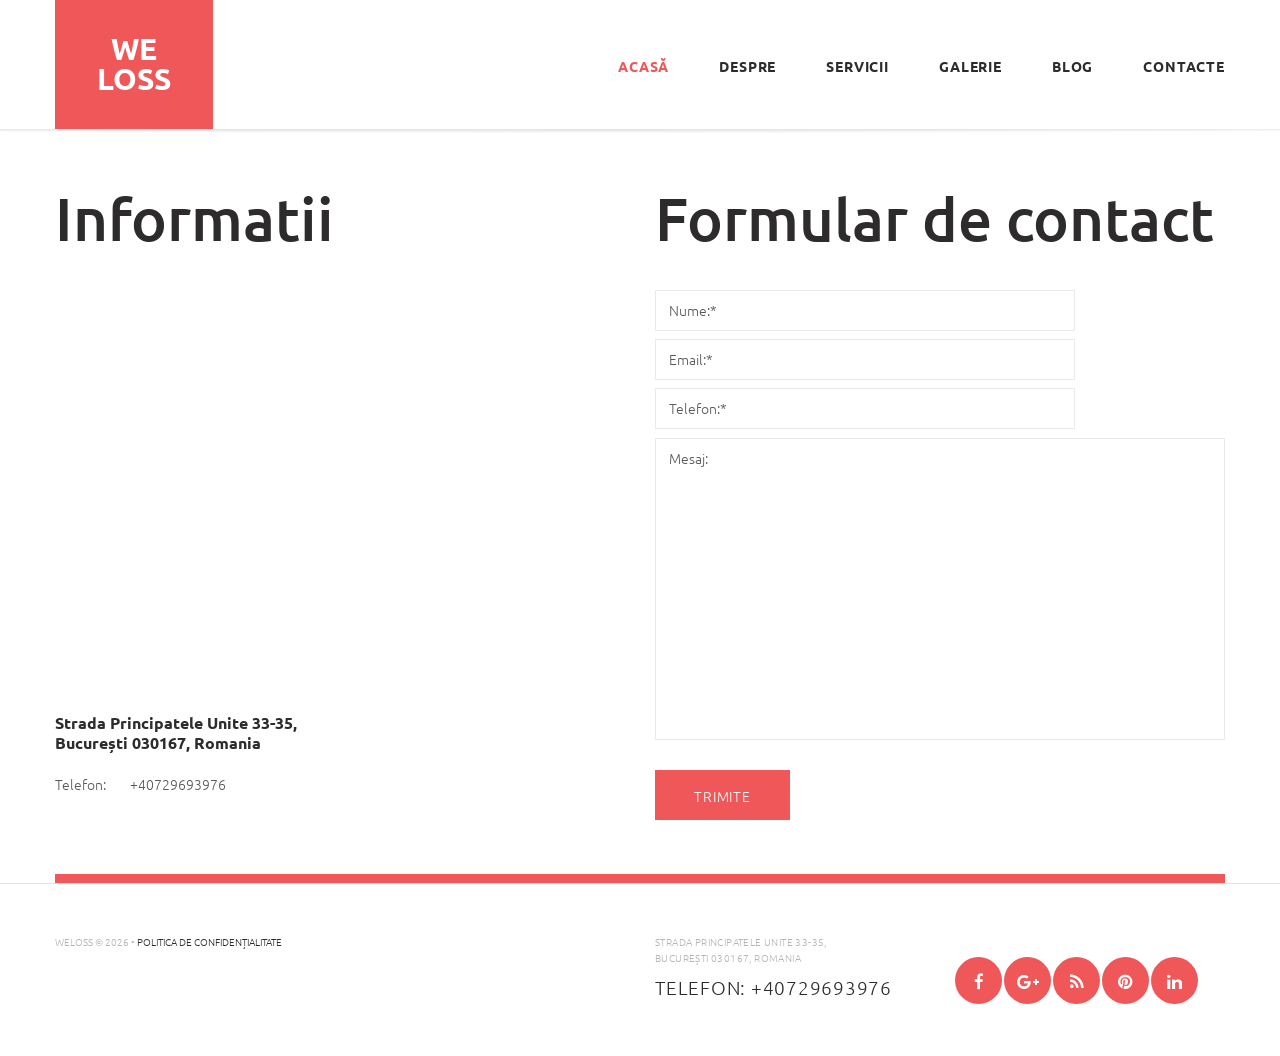
<file: weloss/contact.html>
<!DOCTYPE html>
<html lang="en">

<head>
    <title>Contacte</title>
    <meta charset="utf-8">
    <meta name="format-detection" content="telephone=no" />
    <link rel="icon" href="images/favicon.ico" type="image/x-icon">
    <link rel="stylesheet" href="css/grid.css">
    <link rel="stylesheet" href="css/style.css">
    <link rel="stylesheet" href="css/contact-form.css">
    <script src="js/jquery.js"></script>
    <script src="js/jquery-migrate-1.2.1.js"></script>
    <script src="js/TMForm.js"></script>
    <script src="js/modal.js"></script>
    <!--[if (gt IE 9)|!(IE)]><!-->
    <script src="js/wow/wow.js"></script>
    <script>
        $(document).ready(function () {
            if ($('html').hasClass('desktop')) {
                new WOW().init();
            }
        });
    </script>
    <!--<![endif]-->
    <!--[if lt IE 9]>
  <script src="js/html5shiv.js"></script>
  <div id="ie6-alert" style="width: 100%; text-align:center;">
    <img src="http://beatie6.frontcube.com/images/ie6.jpg" alt="Upgrade IE 6" width="640" height="344" border="0" usemap="#Map" longdesc="http://die6.frontcube.com" />
    <map name="Map" id="Map"><area shape="rect" coords="496,201,604,329" href="http://www.microsoft.com/windows/internet-explorer/default.aspx" target="_blank" alt="Download Interent Explorer" /><area shape="rect" coords="380,201,488,329" href="http://www.apple.com/safari/download/" target="_blank" alt="Download Apple Safari" /><area shape="rect" coords="268,202,376,330" href="http://www.opera.com/download/" target="_blank" alt="Download Opera" /><area shape="rect" coords="155,202,263,330" href="http://www.mozilla.com/" target="_blank" alt="Download Firefox" />
      <area shape="rect" coords="35,201,143,329" href="http://www.google.com/chrome" target="_blank" alt="Download Google Chrome" />
    </map>
  </div>
  <![endif]-->
</head>


<body>

    <!--========================================================
                          HEADER
=========================================================-->
    <header id="header" class="common">
        <div id="stuck_container">
            <div class="container">
                <div class="row">
                    <div class="grid_12">
                        <div class="wrapper">
                            <h1>
                                <a href="index.html">
                                    We<br>loss
                                </a>
                            </h1>
                            <nav>
                                <ul class="sf-menu">
                                    <li class="current"><a href="index.html">Acasă</a></li>
                                    <li><a href="contact.html">Despre</a></li>
                                    <li><a href="contact.html">Servicii</a></li>
                                    <li><a href="contact.html">Galerie</a></li>
                                    <li><a href="contact.html">Blog</a></li>
                                    <li><a href="contact.html">Contacte</a></li>
                                </ul>
                                <div class="clearfix"></div>
                            </nav>
                        </div>
                    </div>
                </div>
            </div>
        </div>
    </header>


    <!--========================================================
                          CONTENT
=========================================================-->
    <section id="content" class="common">
        <div class="wrapper">
            <div class="container">
                <div class="row">
                    <div class="grid_12">
                        <div class="border-wrapper1 wrapper6">
                            <div class="row">
                                <div class="grid_6">
                                    <div class="heading1">
                                        <h2>Informatii</h2>
                                    </div>
                                    <div class="google-map_contacts wow fadeIn">
                                        <iframe
                                            src="https://maps.google.com/maps?width=100%25&amp;height=600&amp;hl=en&amp;q=Strada%20Principatele%20Unite%2033-35,%20Bucure%C8%99ti%20030167,%20Romania+(My%20Business%20Name)&amp;t=&amp;z=14&amp;ie=UTF8&amp;iwloc=B&amp;output=embed"><a
                                                href="https://www.maps.ie/distance-area-calculator.html"
                                                style="border:0"></iframe>
                                    </div>
                                    <div class="address-block">
                                        <address>
                                            <span class="our-address">Strada Principatele Unite 33-35,<br> București
                                                030167, Romania</span>
                                            <span class="numbers telephone">Telefon:
                                            </span><span>+40729693976</span><br>
                                        </address>
                                    </div>
                                </div>
                                <div class="grid_6">
                                    <div class="heading1">
                                        <h2>Formular de contact</h2>
                                    </div>
                                    <form id="contact-form">
                                        <div class="contact-form-loader"></div>
                                        <fieldset>
                                            <div class="row">
                                                <div class="grid_5">
                                                    <label class="name">
                                                        <input type="text" name="name" placeholder="Nume:*"
                                                            data-constraints="@Required @JustLetters" />
                                                        <span class="empty-message">*Acest câmp este obligatoriu.</span>
                                                    </label>
                                                    <label class="email">
                                                        <input type="text" name="email" placeholder="Email:*" value=""
                                                            data-constraints="@Required @Email" />
                                                        <span class="empty-message">*Acest câmp este obligatoriu.</span>
                                                        <span class="error-message">*Acesta nu este un e-mail
                                                            valid.</span>
                                                    </label>
                                                    <label class="phone">
                                                        <input type="text" name="phone" placeholder="Telefon:*" value=""
                                                            data-constraints="@Required @JustNumbers" />
                                                        <span class="empty-message">*Acest câmp este obligatoriu.</span>
                                                        <span class="error-message">*Acesta nu este un e-mail
                                                            valid.</span>
                                                    </label>
                                                </div>
                                                <div class="grid_4">

                                                </div>
                                            </div>
                                            <div class="row">
                                                <div class="grid_6">
                                                    <label class="message">
                                                        <textarea name="message" placeholder="Mesaj:"
                                                            data-constraints='@Required @Length(min=20,max=999999)'></textarea>
                                                        <span class="empty-message">*Acest câmp este obligatoriu.</span>
                                                        <span class="error-message">*Acesta nu este un e-mail
                                                            valid.</span>
                                                    </label>
                                                </div>
                                            </div>
                                            <!-- <label class="recaptcha"><span class="empty-message">*This field is required.</span></label> -->
                                            <div class="contact-form-buttons">
                                                <a href="#" data-type="submit"
                                                    class="btn-big btn-big__inset2">Trimite</a>
                                            </div>
                                        </fieldset>
                                        <div class="modal fade response-message">
                                            <div class="modal-dialog">
                                                <div class="modal-content">
                                                    <div class="modal-header">
                                                        <button type="button" class="close" data-dismiss="modal"
                                                            aria-hidden="true">&times;</button>
                                                        <h4 class="modal-title">Titlul modal</h4>
                                                    </div>
                                                    <div class="modal-body">
                                                        Mesajul tau a fost trimis! Vom lua legătura în curând.
                                                    </div>
                                                </div>
                                            </div>
                                        </div>
                                    </form>
                                </div>
                            </div>
                        </div>
                    </div>
                </div>
            </div>
        </div>
    </section>


    <!--========================================================
                          FOOTER
=========================================================-->
    <footer id="footer" class="wow fadeIn">
        <div class="wrapper">
            <div class="container">
                <div class="row">
                    <div class="grid_6">
                        <div class="privacy-block">
                            <a href="index.html" class="main">weloss</a> &copy; <span id="copyright-year"></span> •
                            <a href="index.html" class="privacy">Politica de confidențialitate</a>
                        </div>
                    </div>
                    <div class="grid_3">
                        <address class="location">
                            <span>Strada Principatele Unite 33-35, </span>
                            <span>București 030167, Romania</span>
                        </address>
                        <address class="phone">
                            <span>Telefon: +40729693976</span>
                        </address>
                    </div>
                    <div class="grid_3">
                        <ul class="socials1">
                            <li>
                                <a href="#"><i class="fa fa-facebook"></i></a>
                            </li>
                            <li>
                                <a href="#"><i class="fa fa-google-plus"></i></a>
                            </li>
                            <li>
                                <a href="#"><i class="fa fa-rss"></i></a>
                            </li>
                            <li>
                                <a href="#"><i class="fa fa-pinterest"></i></a>
                            </li>
                            <li>
                                <a href="#"><i class="fa fa-linkedin"></i></a>
                            </li>
                        </ul>
                    </div>
                </div>
            </div>
        </div>
    </footer>

    <script src="js/script.js"></script>
</body>

</html>
</file>
<file: ard/css/style.css>
@import url("https://fonts.googleapis.com/css2?family=Kanit:wght@300;400;500&family=Oswald:wght@300;400;500;600&display=swap");
* {
  margin: 0;
  padding: 0;
  font-family: "HelveticaNeueCyrMy", sans-serif;
  font-style: normal;
  font-weight: 550;
  color: #111111;
}

h1,
h2,
h3,
h4,
h5 {
  margin: 0;
}

h1 {
  font-size: 110px;
  line-height: 110px;
  font-weight: 550;
}

h2 {
  font-size: 34px;
  font-weight: 550;
}

h3 {
  font-size: 26px;
  font-weight: 550;
}

ul {
  margin: 0;
  padding: 0;
}

p {
  margin: 0;
  padding: 0;
}

body {
  background-color: #F3F3F3;
}

header {
  padding: 30px 0 0 0;
}
header .menu {
  display: -webkit-box;
  display: -ms-flexbox;
  display: flex;
  -webkit-box-orient: horizontal;
  -webkit-box-direction: normal;
      -ms-flex-direction: row;
          flex-direction: row;
  -webkit-box-pack: start;
      -ms-flex-pack: start;
          justify-content: start;
  padding: 70px 0 0 0;
}
header .menu-nav {
  padding-left: 0;
  border-right: 2px solid #D8D7D7;
}
header .menu-nav ul {
  display: -webkit-box;
  display: -ms-flexbox;
  display: flex;
  -webkit-box-orient: horizontal;
  -webkit-box-direction: normal;
      -ms-flex-direction: row;
          flex-direction: row;
  -webkit-box-pack: start;
      -ms-flex-pack: start;
          justify-content: start;
}
header .menu-nav ul li {
  list-style: none;
  padding: 0 60px 0 0;
}
header .menu-nav ul li:last-child {
  padding: 0 26px 0 0;
}
header .menu-nav ul li a {
  font-size: 15px;
  line-height: 15px;
  color: #111111;
  text-decoration: none;
  -webkit-transition: 0.5s all;
  transition: 0.5s all;
}
header .menu-nav ul li a:hover {
  color: #11AAC3;
}
header .menu-nav ul li a.active {
  color: #11AAC3;
}
header .menu-lang ul {
  display: -webkit-box;
  display: -ms-flexbox;
  display: flex;
  -webkit-box-orient: horizontal;
  -webkit-box-direction: normal;
      -ms-flex-direction: row;
          flex-direction: row;
  -webkit-box-pack: start;
      -ms-flex-pack: start;
          justify-content: start;
  padding-left: 16px;
}
header .menu-lang ul li {
  list-style: none;
  padding: 0 16px 0 0;
}
header .menu-lang ul li:last-child {
  padding: 0;
}
header .menu-lang ul li a {
  font-size: 15px;
  line-height: 15px;
  color: #111111;
  text-decoration: none;
  padding-bottom: 3px;
  -webkit-transition: 0.5s all;
  transition: 0.5s all;
}
header .menu-lang ul li a:hover {
  color: #11AAC3;
}
header .menu-lang ul li a.active {
  border-bottom: 2px solid #11AAC3;
}
header .button-mobile {
  display: none;
}

main .heading {
  padding: 40px 0 0 0;
}
main section {
  background: url("../img/section-bg.png");
  background-position: left center;
  background-repeat: no-repeat;
  background-size: 100% 300px;
  padding: 40px 0 40px 0;
}
main section.promo .desc {
  margin: 130px 0 0 0;
}
main section.location {
  margin: 80px 0 0 0;
}
main section.location .desc {
  margin: 45px 0 0 0;
}
main section.location .map img {
  width: 562px;
  height: 263px;
}
main section .desc {
  margin: 120px 0 0 0;
}
main section .desc h2 {
  padding-bottom: 5px;
}
main section .image img {
  width: 540px;
  height: 400px;
  border-radius: 50px 0px;
}
main section .number {
  color: #D50E9B;
}

footer {
  margin-top: 80px;
  height: 175px;
  background-color: #E9E9E9;
  padding: 80px 0 0 0;
}
footer .copyright {
  margin-top: 7px;
  font-style: normal;
  font-weight: 550;
  font-size: 12px;
  line-height: 12px;
  color: #959595;
}
footer .menu-nav {
  padding-left: 0;
  margin-left: -80px;
}
footer .menu-nav ul {
  display: -webkit-box;
  display: -ms-flexbox;
  display: flex;
  -webkit-box-orient: horizontal;
  -webkit-box-direction: normal;
      -ms-flex-direction: row;
          flex-direction: row;
  -webkit-box-pack: start;
      -ms-flex-pack: start;
          justify-content: start;
}
footer .menu-nav ul li {
  list-style: none;
  padding: 0 68px 0 0;
}
footer .menu-nav ul li a {
  font-size: 15px;
  line-height: 15px;
  color: #111111;
  text-decoration: none;
  -webkit-transition: 0.5s all;
  transition: 0.5s all;
}
footer .menu-nav ul li a:hover {
  color: #11AAC3;
}
footer .menu-nav ul li a.active {
  color: #11AAC3;
}

@media (max-width: 1200px) {
  h1 {
    font-size: 100px;
    line-height: 100px;
    font-weight: 550;
  }
  h2 {
    font-size: 28px;
    font-weight: 550;
  }
  h3 {
    font-size: 23px;
    font-weight: 550;
  }
  header .menu-nav ul li {
    padding: 0 25px 0 0;
  }
  header .menu-nav ul li:last-child {
    padding: 0 20px 0 0;
  }
  main section.location .desc {
    margin: 15px 0 0 0;
  }
  main section.location .map img {
    width: 482px;
    height: 243px;
  }
  main section .desc {
    margin: 100px 0 0 0;
  }
  footer .menu-nav {
    margin-left: 0;
  }
  footer .menu-nav ul li {
    list-style: none;
    padding: 0 28px 0 0;
  }
  footer .menu-nav ul li:last-child {
    padding: 0;
  }
}
@media (max-width: 991px) {
  h2 {
    font-size: 20px;
    font-weight: 550;
  }
  p {
    font-size: 14px;
  }
  h3 {
    font-size: 23px;
    font-weight: 550;
  }
  header {
    padding: 30px 0 0 0;
  }
  header .logo img {
    width: 91px;
    height: 77px;
  }
  header .menu {
    padding: 35px 0 0 0;
  }
  header .menu-nav {
    border-right: 2px solid #D8D7D7;
  }
  header .menu-nav ul li {
    padding: 0 11px 0 0;
  }
  header .menu-nav ul li:last-child {
    padding: 0 10px 0 0;
  }
  header .menu-nav ul li a {
    font-size: 12px;
    line-height: 12px;
  }
  header .menu-lang ul {
    padding-left: 8px;
  }
  header .menu-lang ul li {
    list-style: none;
    padding: 0 8px 0 0;
  }
  header .menu-lang ul li:last-child {
    padding: 0;
  }
  header .menu-lang ul li a {
    font-size: 12px;
    line-height: 12px;
  }
  main .heading {
    padding: 30px 0 0 0;
  }
  main section {
    background-size: 100% 250px;
    padding: 30px 0 30px 0;
  }
  main section.promo .desc {
    margin: 85px 0 0 0;
  }
  main section.location {
    margin: 40px 0 0 0;
  }
  main section.location .desc {
    margin: 15px 0 0 0;
  }
  main section.location .map img {
    width: 432px;
    height: 213px;
  }
  main section .desc {
    margin: 60px 0 0 0;
  }
  main section .desc h2 {
    padding-bottom: 0px;
  }
  main section .image img {
    width: 450px;
    height: 310px;
    border-radius: 30px 0px;
  }
  footer .copyright {
    margin-top: 7px;
    font-size: 10px;
  }
  footer .menu-nav {
    margin-left: 0px;
  }
  footer .menu-nav ul li {
    padding: 0 14px 0 0;
  }
  footer .menu-nav ul li:last-child {
    padding: 0;
  }
  footer .menu-nav ul li a {
    font-size: 12px;
    line-height: 12px;
  }
}
@media (max-width: 767px) {
  h1 {
    font-size: 74px;
    line-height: 64px;
    font-weight: 550;
    text-align: center;
  }
  h2 {
    font-size: 24px;
    font-weight: 550;
  }
  p {
    font-size: 14px;
  }
  h3 {
    font-size: 18px;
    font-weight: 550;
    text-align: center;
  }
  header {
    padding: 14px 0 0 0;
    position: relative;
  }
  header .menu {
    position: fixed;
    top: 0;
    left: -100%;
    z-index: 1;
    padding: 43px 20px 0 20px;
    height: 313px;
    background-color: #ffffff;
    -webkit-box-shadow: 0px -5px 15px 3px rgba(0, 0, 0, 0.13);
            box-shadow: 0px -5px 15px 3px rgba(0, 0, 0, 0.13);
    -webkit-transition: 0.5s all;
    transition: 0.5s all;
  }
  header .menu.active {
    left: 0;
  }
  header .menu-nav {
    padding-left: 0;
    border-right: none;
  }
  header .menu-nav ul {
    -webkit-box-orient: vertical;
    -webkit-box-direction: normal;
        -ms-flex-direction: column;
            flex-direction: column;
    -webkit-box-pack: start;
        -ms-flex-pack: start;
            justify-content: start;
    -webkit-box-align: start;
        -ms-flex-align: start;
            align-items: flex-start;
  }
  header .menu-nav ul li {
    list-style: none;
    padding: 0 0 28px 0;
  }
  header .menu-nav ul li:last-child {
    padding: 0 0 0 0;
  }
  header .menu-nav ul li a {
    font-size: 15px;
    line-height: 15px;
    color: #111111;
    text-decoration: none;
  }
  header .menu-nav ul li a:hover {
    color: #11AAC3;
  }
  header .menu-nav ul li a.active {
    color: #11AAC3;
  }
  header .menu-lang ul {
    display: -webkit-box;
    display: -ms-flexbox;
    display: flex;
    -webkit-box-orient: horizontal;
    -webkit-box-direction: normal;
        -ms-flex-direction: row;
            flex-direction: row;
    -webkit-box-pack: start;
        -ms-flex-pack: start;
            justify-content: start;
    padding-left: 0px;
  }
  header .menu-lang ul li {
    list-style: none;
    padding: 0 16px 0 0;
  }
  header .menu-lang ul li:last-child {
    padding: 0;
  }
  header .menu-lang ul li a {
    font-size: 15px;
    line-height: 15px;
    color: #111111;
    text-decoration: none;
    padding-bottom: 3px;
  }
  header .menu-lang ul li a:hover {
    color: #11AAC3;
  }
  header .menu-lang ul li a.active {
    border-bottom: 2px solid #11AAC3;
  }
  header .button-mobile {
    position: absolute;
    display: block;
    top: 59px;
    right: 20px;
  }
  header .button-mobile a {
    display: block;
    float: left;
    margin-right: 23px;
    font-size: 14px;
    line-height: 14px;
    color: #111111;
    text-decoration: none;
    -webkit-transition: 0.5s all;
    transition: 0.5s all;
  }
  header .button-mobile a.active {
    color: #11AAC3;
  }
  header .button-mobile .hamburger {
    width: 27px;
    height: 15px;
    display: block;
    float: left;
  }
  header .button-mobile .hamburger span {
    display: block;
    height: 2px;
    width: 100%;
    background-color: #000;
    margin-bottom: 5px;
    -webkit-transition: 0.5s all;
    transition: 0.5s all;
  }
  header .button-mobile .hamburger.active {
    margin-top: 3px;
  }
  header .button-mobile .hamburger.active span {
    margin-bottom: -2px;
    background-color: #11AAC3;
  }
  header .button-mobile .hamburger.active span:nth-child(1) {
    -webkit-transform: translateY(3px) rotate(-45deg);
            transform: translateY(3px) rotate(-45deg);
  }
  header .button-mobile .hamburger.active span:nth-child(2) {
    display: none;
  }
  header .button-mobile .hamburger.active span:nth-child(3) {
    -webkit-transform: translateY(3px) rotate(45deg);
            transform: translateY(3px) rotate(45deg);
  }
  main .heading {
    padding: 30px 0 0 0;
  }
  main .heading h2 {
    text-align: center;
  }
  main section {
    background: url("../img/section-bg.png");
    background-position: left bottom;
    background-repeat: no-repeat;
    background-size: 100% 80%;
    padding: 30px 0 30px 0;
  }
  main section.promo .desc {
    margin: 60px auto 15px auto;
  }
  main section.location {
    background-size: 100% 93%;
    margin-top: 0;
    padding-top: 0;
  }
  main section.location .desc {
    margin: 45px auto 30px auto;
  }
  main section.location .map img {
    display: block;
    margin-left: auto;
    margin-right: auto;
    width: 320px;
    height: 160px;
  }
  main section .desc {
    display: block;
    margin: 20px auto 20px auto;
    width: 320px;
  }
  main section .desc h2 {
    padding-bottom: 5px;
  }
  main section .image img {
    display: block;
    margin-left: auto;
    margin-right: auto;
    width: 320px;
    height: 228px;
    border-radius: 20px 0px;
  }
  footer {
    margin-top: 0;
    height: 50px;
    background-color: #d6d6d6;
    padding: 0 0 0 0;
  }
  footer .copyright {
    margin-top: 19px;
    font-style: normal;
    font-weight: 550;
    font-size: 12px;
    line-height: 12px;
    color: #959595;
    text-align: center;
  }
}
</file>
<file: shape/css/camera.css>
/**************************
*
*	GENERAL
*
**************************/
.camera_wrap {
	direction: ltr;
	display: none;
	float: left;
	position: relative;
	z-index: 0;
}
.camera_wrap img {
	max-width: none!important;
}
.camera_fakehover {
	height: 100%;
	min-height: 60px;
	position: relative;
	width: 100%;
	z-index: 1;
}
.camera_wrap {
	width: 100%;
}
.camera_src {
	display: none;
}
.cameraCont, .cameraContents {
	height: 100%;
	position: relative;
	width: 100%;
	z-index: 1;
}
.cameraSlide {
	bottom: 0;
	left: 0;
	position: absolute;
	right: 0;
	top: 0;
	width: 100%;
}
.cameraContent {
	bottom: 0;
	display: none;
	left: 0;
	position: absolute;
	right: 0;
	top: 0;
	width: 100%;
}
.camera_target {
	bottom: 0;
	height: 100%;
	left: 0;
	overflow: hidden;
	position: absolute;
	right: 0;
	text-align: left;
	top: 0;
	width: 100%;
	z-index: 0;
}
.camera_overlayer {
	bottom: 0;
	height: 100%;
	left: 0;
	overflow: hidden;
	position: absolute;
	right: 0;
	top: 0;
	width: 100%;
	z-index: 0;
}
.camera_target_content {
	bottom: 0;
	left: 0;
	overflow: hidden;
	position: absolute;
	right: 0;
	top: 0;
	z-index: 2;
}
.camera_target_content .camera_link {
    background: url(../img/blank.gif);
	display: block;
	height: 100%;
	text-decoration: none;
}
.camera_loader {
    background: #fff url(../img/camera-loader.gif) no-repeat center;
	background: rgba(255, 255, 255, 0.9) url(../img/camera-loader.gif) no-repeat center;
	border: 1px solid #ffffff;
	-webkit-border-radius: 18px;
	-moz-border-radius: 18px;
	border-radius: 18px;
	height: 36px;
	left: 50%;
	overflow: hidden;
	position: absolute;
	margin: -18px 0 0 -18px;
	top: 50%;
	width: 36px;
	z-index: 3;
}
.camera_bar {
	bottom: 0;
	left: 0;
	overflow: hidden;
	position: absolute;
	right: 0;
	top: 0;
	z-index: 3;
}
.camera_thumbs_wrap.camera_left .camera_bar, .camera_thumbs_wrap.camera_right .camera_bar {
	height: 100%;
	position: absolute;
	width: auto;
}
.camera_thumbs_wrap.camera_bottom .camera_bar, .camera_thumbs_wrap.camera_top .camera_bar {
	height: auto;
	position: absolute;
	width: 100%;
}
.camera_nav_cont {
	height: 65px;
	overflow: hidden;
	position: absolute;
	right: 9px;
	top: 15px;
	width: 120px;
	z-index: 4;
}
.camera_caption {
	bottom: 0;
	display: block;
	position: absolute;
	width: 100%;
}
.camera_caption > div {
	padding: 10px 20px;
}
.camerarelative {
	overflow: hidden;
	position: relative;
}
.imgFake {
	cursor: pointer;
}
.camera_prevThumbs {
	bottom: 4px;
	cursor: pointer;
	left: 0;
	position: absolute;
	top: 4px;
	visibility: hidden;
	width: 30px;
	z-index: 10;
}
.camera_prevThumbs div {
	background: url(../img/camera_skins.png) no-repeat -160px 0;
	display: block;
	height: 40px;
	margin-top: -20px;
	position: absolute;
	top: 50%;
	width: 30px;
}
.camera_nextThumbs {
	bottom: 4px;
	cursor: pointer;
	position: absolute;
	right: 0;
	top: 4px;
	visibility: hidden;
	width: 30px;
	z-index: 10;
}
.camera_nextThumbs div {
	background: url(../img/camera_skins.png) no-repeat -190px 0;
	display: block;
	height: 40px;
	margin-top: -20px;
	position: absolute;
	top: 50%;
	width: 30px;
}
.camera_command_wrap .hideNav {
	display: none;
}
.camera_command_wrap {
	left: 0;
	position: relative;
	right:0;
	z-index: 4;
}
.camera_wrap .camera_pag .camera_pag_ul {
	list-style: none;
	margin: 0;
	padding: 0;
	text-align: right;
}
.camera_wrap .camera_pag .camera_pag_ul li {
	-webkit-border-radius: 8px;
	-moz-border-radius: 8px;
	border-radius: 8px;
	cursor: pointer;
	display: inline-block;
	height: 16px;
	margin: 20px 5px;
	position: relative;
	text-align: left;
	text-indent: 9999px;
	width: 16px;
}
.camera_commands_emboss .camera_pag .camera_pag_ul li {
	-moz-box-shadow:
		0px 1px 0px rgba(255,255,255,1),
		inset 0px 1px 1px rgba(0,0,0,0.2);
	-webkit-box-shadow:
		0px 1px 0px rgba(255,255,255,1),
		inset 0px 1px 1px rgba(0,0,0,0.2);
	box-shadow:
		0px 1px 0px rgba(255,255,255,1),
		inset 0px 1px 1px rgba(0,0,0,0.2);
}
.camera_wrap .camera_pag .camera_pag_ul li > span {
	-webkit-border-radius: 5px;
	-moz-border-radius: 5px;
	border-radius: 5px;
	height: 8px;
	left: 4px;
	overflow: hidden;
	position: absolute;
	top: 4px;
	width: 8px;
}
.camera_commands_emboss .camera_pag .camera_pag_ul li:hover > span {
	-moz-box-shadow:
		0px 1px 0px rgba(255,255,255,1),
		inset 0px 1px 1px rgba(0,0,0,0.2);
	-webkit-box-shadow:
		0px 1px 0px rgba(255,255,255,1),
		inset 0px 1px 1px rgba(0,0,0,0.2);
	box-shadow:
		0px 1px 0px rgba(255,255,255,1),
		inset 0px 1px 1px rgba(0,0,0,0.2);
}
.camera_wrap .camera_pag .camera_pag_ul li.cameracurrent > span {
	-moz-box-shadow: 0;
	-webkit-box-shadow: 0;
	box-shadow: 0;
}
.camera_pag_ul li img {
	display: none;
	position: absolute;
}
.camera_pag_ul .thumb_arrow {
    border-left: 4px solid transparent;
    border-right: 4px solid transparent;
    border-top: 4px solid;
	top: 0;
	left: 50%;
	margin-left: -4px;
	position: absolute;
}
.camera_prev, .camera_next, .camera_commands {
	cursor: pointer;
	height: 40px;
	margin-top: -20px;
	position: absolute;
	top: 20px;
	width: 40px;
	z-index: 2;
}
.camera_prev {
	left: 0;
}
.camera_prev > span {
	background: url(../img/camera_skins.png) no-repeat 0 0;
	display: block;
	height: 40px;
	width: 40px;
}
.camera_next {
	top: 61px;
}

#pie_0{
    top: 0;
}

.camera_next > span {
	background: url(../img/camera_skins.png) no-repeat -40px 0;
	display: block;
	height: 40px;
	width: 40px;
}
.camera_commands {
	top: 102px;
}
.camera_commands > .camera_play {
	background: url(../img/camera_skins.png) no-repeat -80px 0;
	height: 40px;
	width: 40px;
}
.camera_commands > .camera_stop {
	background: url(../img/camera_skins.png) no-repeat -120px 0;
	display: block;
	height: 40px;
	width: 40px;
}
.camera_wrap .camera_pag .camera_pag_ul li {
	-webkit-border-radius: 8px;
	-moz-border-radius: 8px;
	border-radius: 8px;
	cursor: pointer;
	display: inline-block;
	height: 16px;
	margin: 20px 5px;
	position: relative;
	text-indent: 9999px;
	width: 16px;
}
.camera_thumbs_cont {
	-webkit-border-bottom-right-radius: 4px;
	-webkit-border-bottom-left-radius: 4px;
	-moz-border-radius-bottomright: 4px;
	-moz-border-radius-bottomleft: 4px;
	border-bottom-right-radius: 4px;
	border-bottom-left-radius: 4px;
	overflow: hidden;
	position: relative;
	width: 100%;
}
.camera_commands_emboss .camera_thumbs_cont {
	-moz-box-shadow:
		0px 1px 0px rgba(255,255,255,1),
		inset 0px 1px 1px rgba(0,0,0,0.2);
	-webkit-box-shadow:
		0px 1px 0px rgba(255,255,255,1),
		inset 0px 1px 1px rgba(0,0,0,0.2);
	box-shadow:
		0px 1px 0px rgba(255,255,255,1),
		inset 0px 1px 1px rgba(0,0,0,0.2);
}
.camera_thumbs_cont > div {
	float: left;
	width: 100%;
}
.camera_thumbs_cont ul {
	overflow: hidden;
	padding: 3px 4px 8px;
	position: relative;
	text-align: center;
}
.camera_thumbs_cont ul li {
	display: inline;
	padding: 0 4px;
}
.camera_thumbs_cont ul li > img {
	border: 1px solid;
	cursor: pointer;
	margin-top: 5px;
	vertical-align:bottom;
}
.camera_clear {
	display: block;
	clear: both;
}
.showIt {
	display: none;
}
.camera_clear {
	clear: both;
	display: block;
	height: 1px;
	margin: -1px 0 25px;
	position: relative;
}
/**************************
*
*	COLORS & SKINS
*
**************************/
.pattern_1 .camera_overlayer {
	background: url(../img/patterns/overlay1.png) repeat;
}
.pattern_2 .camera_overlayer {
	background: url(../img/patterns/overlay2.png) repeat;
}
.pattern_3 .camera_overlayer {
	background: url(../img/patterns/overlay3.png) repeat;
}
.pattern_4 .camera_overlayer {
	background: url(../img/patterns/overlay4.png) repeat;
}
.pattern_5 .camera_overlayer {
	background: url(../img/patterns/overlay5.png) repeat;
}
.pattern_6 .camera_overlayer {
	background: url(../img/patterns/overlay6.png) repeat;
}
.pattern_7 .camera_overlayer {
	background: url(../img/patterns/overlay7.png) repeat;
}
.pattern_8 .camera_overlayer {
	background: url(../img/patterns/overlay8.png) repeat;
}
.pattern_9 .camera_overlayer {
	background: url(../img/patterns/overlay9.png) repeat;
}
.pattern_10 .camera_overlayer {
	background: url(../img/patterns/overlay10.png) repeat;
}
.camera_caption {
	color: #fff;
}
.camera_caption > div {
}
.camera_wrap .camera_pag .camera_pag_ul li {
	background: #b7b7b7;
}
.camera_wrap .camera_pag .camera_pag_ul li:hover > span {
	background: #b7b7b7;
}
.camera_wrap .camera_pag .camera_pag_ul li.cameracurrent > span {
	background: #434648;
}
.camera_pag_ul li img {
	border: 4px solid #e6e6e6;
	-moz-box-shadow: 0px 3px 6px rgba(0,0,0,.5);
	-webkit-box-shadow: 0px 3px 6px rgba(0,0,0,.5);
	box-shadow: 0px 3px 6px rgba(0,0,0,.5);
}
.camera_pag_ul .thumb_arrow {
    border-top-color: #e6e6e6;
}
.camera_prevThumbs, .camera_nextThumbs, .camera_prev, .camera_next, .camera_commands, .camera_thumbs_cont {
	background: #d8d8d8;
	background: rgba(216, 216, 216, 0.85);
}
.camera_wrap .camera_pag .camera_pag_ul li {
	background: #b7b7b7;
}
.camera_thumbs_cont ul li > img {
	border-color: 1px solid #000;
}
/*AMBER SKIN*/
.camera_amber_skin .camera_prevThumbs div {
	background-position: -160px -160px;
}
.camera_amber_skin .camera_nextThumbs div {
	background-position: -190px -160px;
}
.camera_amber_skin .camera_prev > span {
	background-position: 0 -160px;
}
.camera_amber_skin .camera_next > span {
	background-position: -40px -160px;
}
.camera_amber_skin .camera_commands > .camera_play {
	background-position: -80px -160px;
}
.camera_amber_skin .camera_commands > .camera_stop {
	background-position: -120px -160px;
}
/*ASH SKIN*/
.camera_ash_skin .camera_prevThumbs div {
	background-position: -160px -200px;
}
.camera_ash_skin .camera_nextThumbs div {
	background-position: -190px -200px;
}
.camera_ash_skin .camera_prev > span {
	background-position: 0 -200px;
}
.camera_ash_skin .camera_next > span {
	background-position: -40px -200px;
}
.camera_ash_skin .camera_commands > .camera_play {
	background-position: -80px -200px;
}
.camera_ash_skin .camera_commands > .camera_stop {
	background-position: -120px -200px;
}
/*AZURE SKIN*/
.camera_azure_skin .camera_prevThumbs div {
	background-position: -160px -240px;
}
.camera_azure_skin .camera_nextThumbs div {
	background-position: -190px -240px;
}
.camera_azure_skin .camera_prev > span {
	background-position: 0 -240px;
}
.camera_azure_skin .camera_next > span {
	background-position: -40px -240px;
}
.camera_azure_skin .camera_commands > .camera_play {
	background-position: -80px -240px;
}
.camera_azure_skin .camera_commands > .camera_stop {
	background-position: -120px -240px;
}
/*BEIGE SKIN*/
.camera_beige_skin .camera_prevThumbs div {
	background-position: -160px -120px;
}
.camera_beige_skin .camera_nextThumbs div {
	background-position: -190px -120px;
}
.camera_beige_skin .camera_prev > span {
	background-position: 0 -120px;
}
.camera_beige_skin .camera_next > span {
	background-position: -40px -120px;
}
.camera_beige_skin .camera_commands > .camera_play {
	background-position: -80px -120px;
}
.camera_beige_skin .camera_commands > .camera_stop {
	background-position: -120px -120px;
}
/*BLACK SKIN*/
.camera_black_skin .camera_prevThumbs div {
	background-position: -160px -40px;
}
.camera_black_skin .camera_nextThumbs div {
	background-position: -190px -40px;
}
.camera_black_skin .camera_prev > span {
	background-position: 0 -40px;
}
.camera_black_skin .camera_next > span {
	background-position: -40px -40px;
}
.camera_black_skin .camera_commands > .camera_play {
	background-position: -80px -40px;
}
.camera_black_skin .camera_commands > .camera_stop {
	background-position: -120px -40px;
}
/*BLUE SKIN*/
.camera_blue_skin .camera_prevThumbs div {
	background-position: -160px -280px;
}
.camera_blue_skin .camera_nextThumbs div {
	background-position: -190px -280px;
}
.camera_blue_skin .camera_prev > span {
	background-position: 0 -280px;
}
.camera_blue_skin .camera_next > span {
	background-position: -40px -280px;
}
.camera_blue_skin .camera_commands > .camera_play {
	background-position: -80px -280px;
}
.camera_blue_skin .camera_commands > .camera_stop {
	background-position: -120px -280px;
}
/*BROWN SKIN*/
.camera_brown_skin .camera_prevThumbs div {
	background-position: -160px -320px;
}
.camera_brown_skin .camera_nextThumbs div {
	background-position: -190px -320px;
}
.camera_brown_skin .camera_prev > span {
	background-position: 0 -320px;
}
.camera_brown_skin .camera_next > span {
	background-position: -40px -320px;
}
.camera_brown_skin .camera_commands > .camera_play {
	background-position: -80px -320px;
}
.camera_brown_skin .camera_commands > .camera_stop {
	background-position: -120px -320px;
}
/*BURGUNDY SKIN*/
.camera_burgundy_skin .camera_prevThumbs div {
	background-position: -160px -360px;
}
.camera_burgundy_skin .camera_nextThumbs div {
	background-position: -190px -360px;
}
.camera_burgundy_skin .camera_prev > span {
	background-position: 0 -360px;
}
.camera_burgundy_skin .camera_next > span {
	background-position: -40px -360px;
}
.camera_burgundy_skin .camera_commands > .camera_play {
	background-position: -80px -360px;
}
.camera_burgundy_skin .camera_commands > .camera_stop {
	background-position: -120px -360px;
}
/*CHARCOAL SKIN*/
.camera_charcoal_skin .camera_prevThumbs div {
	background-position: -160px -400px;
}
.camera_charcoal_skin .camera_nextThumbs div {
	background-position: -190px -400px;
}
.camera_charcoal_skin .camera_prev > span {
	background-position: 0 -400px;
}
.camera_charcoal_skin .camera_next > span {
	background-position: -40px -400px;
}
.camera_charcoal_skin .camera_commands > .camera_play {
	background-position: -80px -400px;
}
.camera_charcoal_skin .camera_commands > .camera_stop {
	background-position: -120px -400px;
}
/*CHOCOLATE SKIN*/
.camera_chocolate_skin .camera_prevThumbs div {
	background-position: -160px -440px;
}
.camera_chocolate_skin .camera_nextThumbs div {
	background-position: -190px -440px;
}
.camera_chocolate_skin .camera_prev > span {
	background-position: 0 -440px;
}
.camera_chocolate_skin .camera_next > span {
	background-position: -40px -440px;
}
.camera_chocolate_skin .camera_commands > .camera_play {
	background-position: -80px -440px;
}
.camera_chocolate_skin .camera_commands > .camera_stop {
	background-position: -120px -440px	;
}
/*COFFEE SKIN*/
.camera_coffee_skin .camera_prevThumbs div {
	background-position: -160px -480px;
}
.camera_coffee_skin .camera_nextThumbs div {
	background-position: -190px -480px;
}
.camera_coffee_skin .camera_prev > span {
	background-position: 0 -480px;
}
.camera_coffee_skin .camera_next > span {
	background-position: -40px -480px;
}
.camera_coffee_skin .camera_commands > .camera_play {
	background-position: -80px -480px;
}
.camera_coffee_skin .camera_commands > .camera_stop {
	background-position: -120px -480px	;
}
/*CYAN SKIN*/
.camera_cyan_skin .camera_prevThumbs div {
	background-position: -160px -520px;
}
.camera_cyan_skin .camera_nextThumbs div {
	background-position: -190px -520px;
}
.camera_cyan_skin .camera_prev > span {
	background-position: 0 -520px;
}
.camera_cyan_skin .camera_next > span {
	background-position: -40px -520px;
}
.camera_cyan_skin .camera_commands > .camera_play {
	background-position: -80px -520px;
}
.camera_cyan_skin .camera_commands > .camera_stop {
	background-position: -120px -520px	;
}
/*FUCHSIA SKIN*/
.camera_fuchsia_skin .camera_prevThumbs div {
	background-position: -160px -560px;
}
.camera_fuchsia_skin .camera_nextThumbs div {
	background-position: -190px -560px;
}
.camera_fuchsia_skin .camera_prev > span {
	background-position: 0 -560px;
}
.camera_fuchsia_skin .camera_next > span {
	background-position: -40px -560px;
}
.camera_fuchsia_skin .camera_commands > .camera_play {
	background-position: -80px -560px;
}
.camera_fuchsia_skin .camera_commands > .camera_stop {
	background-position: -120px -560px	;
}
/*GOLD SKIN*/
.camera_gold_skin .camera_prevThumbs div {
	background-position: -160px -600px;
}
.camera_gold_skin .camera_nextThumbs div {
	background-position: -190px -600px;
}
.camera_gold_skin .camera_prev > span {
	background-position: 0 -600px;
}
.camera_gold_skin .camera_next > span {
	background-position: -40px -600px;
}
.camera_gold_skin .camera_commands > .camera_play {
	background-position: -80px -600px;
}
.camera_gold_skin .camera_commands > .camera_stop {
	background-position: -120px -600px	;
}
/*GREEN SKIN*/
.camera_green_skin .camera_prevThumbs div {
	background-position: -160px -640px;
}
.camera_green_skin .camera_nextThumbs div {
	background-position: -190px -640px;
}
.camera_green_skin .camera_prev > span {
	background-position: 0 -640px;
}
.camera_green_skin .camera_next > span {
	background-position: -40px -640px;
}
.camera_green_skin .camera_commands > .camera_play {
	background-position: -80px -640px;
}
.camera_green_skin .camera_commands > .camera_stop {
	background-position: -120px -640px	;
}
/*GREY SKIN*/
.camera_grey_skin .camera_prevThumbs div {
	background-position: -160px -680px;
}
.camera_grey_skin .camera_nextThumbs div {
	background-position: -190px -680px;
}
.camera_grey_skin .camera_prev > span {
	background-position: 0 -680px;
}
.camera_grey_skin .camera_next > span {
	background-position: -40px -680px;
}
.camera_grey_skin .camera_commands > .camera_play {
	background-position: -80px -680px;
}
.camera_grey_skin .camera_commands > .camera_stop {
	background-position: -120px -680px	;
}
/*INDIGO SKIN*/
.camera_indigo_skin .camera_prevThumbs div {
	background-position: -160px -720px;
}
.camera_indigo_skin .camera_nextThumbs div {
	background-position: -190px -720px;
}
.camera_indigo_skin .camera_prev > span {
	background-position: 0 -720px;
}
.camera_indigo_skin .camera_next > span {
	background-position: -40px -720px;
}
.camera_indigo_skin .camera_commands > .camera_play {
	background-position: -80px -720px;
}
.camera_indigo_skin .camera_commands > .camera_stop {
	background-position: -120px -720px	;
}
/*KHAKI SKIN*/
.camera_khaki_skin .camera_prevThumbs div {
	background-position: -160px -760px;
}
.camera_khaki_skin .camera_nextThumbs div {
	background-position: -190px -760px;
}
.camera_khaki_skin .camera_prev > span {
	background-position: 0 -760px;
}
.camera_khaki_skin .camera_next > span {
	background-position: -40px -760px;
}
.camera_khaki_skin .camera_commands > .camera_play {
	background-position: -80px -760px;
}
.camera_khaki_skin .camera_commands > .camera_stop {
	background-position: -120px -760px	;
}
/*LIME SKIN*/
.camera_lime_skin .camera_prevThumbs div {
	background-position: -160px -800px;
}
.camera_lime_skin .camera_nextThumbs div {
	background-position: -190px -800px;
}
.camera_lime_skin .camera_prev > span {
	background-position: 0 -800px;
}
.camera_lime_skin .camera_next > span {
	background-position: -40px -800px;
}
.camera_lime_skin .camera_commands > .camera_play {
	background-position: -80px -800px;
}
.camera_lime_skin .camera_commands > .camera_stop {
	background-position: -120px -800px	;
}
/*MAGENTA SKIN*/
.camera_magenta_skin .camera_prevThumbs div {
	background-position: -160px -840px;
}
.camera_magenta_skin .camera_nextThumbs div {
	background-position: -190px -840px;
}
.camera_magenta_skin .camera_prev > span {
	background-position: 0 -840px;
}
.camera_magenta_skin .camera_next > span {
	background-position: -40px -840px;
}
.camera_magenta_skin .camera_commands > .camera_play {
	background-position: -80px -840px;
}
.camera_magenta_skin .camera_commands > .camera_stop {
	background-position: -120px -840px	;
}
/*MAROON SKIN*/
.camera_maroon_skin .camera_prevThumbs div {
	background-position: -160px -880px;
}
.camera_maroon_skin .camera_nextThumbs div {
	background-position: -190px -880px;
}
.camera_maroon_skin .camera_prev > span {
	background-position: 0 -880px;
}
.camera_maroon_skin .camera_next > span {
	background-position: -40px -880px;
}
.camera_maroon_skin .camera_commands > .camera_play {
	background-position: -80px -880px;
}
.camera_maroon_skin .camera_commands > .camera_stop {
	background-position: -120px -880px	;
}
/*ORANGE SKIN*/
.camera_orange_skin .camera_prevThumbs div {
	background-position: -160px -920px;
}
.camera_orange_skin .camera_nextThumbs div {
	background-position: -190px -920px;
}
.camera_orange_skin .camera_prev > span {
	background-position: 0 -920px;
}
.camera_orange_skin .camera_next > span {
	background-position: -40px -920px;
}
.camera_orange_skin .camera_commands > .camera_play {
	background-position: -80px -920px;
}
.camera_orange_skin .camera_commands > .camera_stop {
	background-position: -120px -920px	;
}
/*OLIVE SKIN*/
.camera_olive_skin .camera_prevThumbs div {
	background-position: -160px -1080px;
}
.camera_olive_skin .camera_nextThumbs div {
	background-position: -190px -1080px;
}
.camera_olive_skin .camera_prev > span {
	background-position: 0 -1080px;
}
.camera_olive_skin .camera_next > span {
	background-position: -40px -1080px;
}
.camera_olive_skin .camera_commands > .camera_play {
	background-position: -80px -1080px;
}
.camera_olive_skin .camera_commands > .camera_stop {
	background-position: -120px -1080px	;
}
/*PINK SKIN*/
.camera_pink_skin .camera_prevThumbs div {
	background-position: -160px -960px;
}
.camera_pink_skin .camera_nextThumbs div {
	background-position: -190px -960px;
}
.camera_pink_skin .camera_prev > span {
	background-position: 0 -960px;
}
.camera_pink_skin .camera_next > span {
	background-position: -40px -960px;
}
.camera_pink_skin .camera_commands > .camera_play {
	background-position: -80px -960px;
}
.camera_pink_skin .camera_commands > .camera_stop {
	background-position: -120px -960px	;
}
/*PISTACHIO SKIN*/
.camera_pistachio_skin .camera_prevThumbs div {
	background-position: -160px -1040px;
}
.camera_pistachio_skin .camera_nextThumbs div {
	background-position: -190px -1040px;
}
.camera_pistachio_skin .camera_prev > span {
	background-position: 0 -1040px;
}
.camera_pistachio_skin .camera_next > span {
	background-position: -40px -1040px;
}
.camera_pistachio_skin .camera_commands > .camera_play {
	background-position: -80px -1040px;
}
.camera_pistachio_skin .camera_commands > .camera_stop {
	background-position: -120px -1040px	;
}
/*PINK SKIN*/
.camera_pink_skin .camera_prevThumbs div {
	background-position: -160px -80px;
}
.camera_pink_skin .camera_nextThumbs div {
	background-position: -190px -80px;
}
.camera_pink_skin .camera_prev > span {
	background-position: 0 -80px;
}
.camera_pink_skin .camera_next > span {
	background-position: -40px -80px;
}
.camera_pink_skin .camera_commands > .camera_play {
	background-position: -80px -80px;
}
.camera_pink_skin .camera_commands > .camera_stop {
	background-position: -120px -80px;
}
/*RED SKIN*/
.camera_red_skin .camera_prevThumbs div {
	background-position: -160px -1000px;
}
.camera_red_skin .camera_nextThumbs div {
	background-position: -190px -1000px;
}
.camera_red_skin .camera_prev > span {
	background-position: 0 -1000px;
}
.camera_red_skin .camera_next > span {
	background-position: -40px -1000px;
}
.camera_red_skin .camera_commands > .camera_play {
	background-position: -80px -1000px;
}
.camera_red_skin .camera_commands > .camera_stop {
	background-position: -120px -1000px	;
}
/*TANGERINE SKIN*/
.camera_tangerine_skin .camera_prevThumbs div {
	background-position: -160px -1120px;
}
.camera_tangerine_skin .camera_nextThumbs div {
	background-position: -190px -1120px;
}
.camera_tangerine_skin .camera_prev > span {
	background-position: 0 -1120px;
}
.camera_tangerine_skin .camera_next > span {
	background-position: -40px -1120px;
}
.camera_tangerine_skin .camera_commands > .camera_play {
	background-position: -80px -1120px;
}
.camera_tangerine_skin .camera_commands > .camera_stop {
	background-position: -120px -1120px	;
}
/*TURQUOISE SKIN*/
.camera_turquoise_skin .camera_prevThumbs div {
	background-position: -160px -1160px;
}
.camera_turquoise_skin .camera_nextThumbs div {
	background-position: -190px -1160px;
}
.camera_turquoise_skin .camera_prev > span {
	background-position: 0 -1160px;
}
.camera_turquoise_skin .camera_next > span {
	background-position: -40px -1160px;
}
.camera_turquoise_skin .camera_commands > .camera_play {
	background-position: -80px -1160px;
}
.camera_turquoise_skin .camera_commands > .camera_stop {
	background-position: -120px -1160px	;
}
/*VIOLET SKIN*/
.camera_violet_skin .camera_prevThumbs div {
	background-position: -160px -1200px;
}
.camera_violet_skin .camera_nextThumbs div {
	background-position: -190px -1200px;
}
.camera_violet_skin .camera_prev > span {
	background-position: 0 -1200px;
}
.camera_violet_skin .camera_next > span {
	background-position: -40px -1200px;
}
.camera_violet_skin .camera_commands > .camera_play {
	background-position: -80px -1200px;
}
.camera_violet_skin .camera_commands > .camera_stop {
	background-position: -120px -1200px	;
}
/*WHITE SKIN*/
.camera_white_skin .camera_prevThumbs div {
	background-position: -160px -80px;
}
.camera_white_skin .camera_nextThumbs div {
	background-position: -190px -80px;
}
.camera_white_skin .camera_prev > span {
	background-position: 0 -80px;
}
.camera_white_skin .camera_next > span {
	background-position: -40px -80px;
}
.camera_white_skin .camera_commands > .camera_play {
	background-position: -80px -80px;
}
.camera_white_skin .camera_commands > .camera_stop {
	background-position: -120px -80px;
}
/*YELLOW SKIN*/
.camera_yellow_skin .camera_prevThumbs div {
	background-position: -160px -1240px;
}
.camera_yellow_skin .camera_nextThumbs div {
	background-position: -190px -1240px;
}
.camera_yellow_skin .camera_prev > span {
	background-position: 0 -1240px;
}
.camera_yellow_skin .camera_next > span {
	background-position: -40px -1240px;
}
.camera_yellow_skin .camera_commands > .camera_play {
	background-position: -80px -1240px;
}
.camera_yellow_skin .camera_commands > .camera_stop {
	background-position: -120px -1240px	;
}
</file>
<file: shape/css/touchTouch.css>
/* The gallery overlay */

#galleryOverlay{
	width:100%;
	height:100%;
	position:fixed;
	top:0;
	left:0;
	opacity:0;
	z-index:100000;
	background-color:#222;
	background-color:rgba(0,0,0,0.8);
	overflow:hidden;
	display:none;
	
	-moz-transition:opacity 1s ease;
	-webkit-transition:opacity 1s ease;
	transition:opacity 1s ease;
}

/* This class will trigger the animation */

#galleryOverlay.visible{
	opacity:1;
	display: block;
    overflow: visible;
}

#gallerySlider{
	height:100%;
	
	left:0;
	top:0;
	
	width:100%;
	white-space: nowrap;
	position:absolute;
	
	-moz-transition:left 0.4s ease;
	-webkit-transition:left 0.4s ease;
	transition:left 0.4s ease;
}

#gallerySlider .placeholder{
	background: url("../img/touchTouch/preloader.gif") no-repeat center center;
	height: 100%;
	line-height: 1px;
	text-align: center;
	width:100%;
	display:inline-block;
}

/* The before element moves the
 * image halfway from the top */

#gallerySlider .placeholder:before{
	content: "";
	display: inline-block;
	height: 50%;
	width: 1px;
	margin-right:-1px;
}

#gallerySlider .placeholder img{
	display: inline-block;
	max-height: 100%;
	max-width: 100%;
	vertical-align: middle;
}

#gallerySlider.rightSpring{
	-moz-animation: rightSpring 0.3s;
	-webkit-animation: rightSpring 0.3s;
}

#gallerySlider.leftSpring{
	-moz-animation: leftSpring 0.3s;
	-webkit-animation: leftSpring 0.3s;
}

/* Firefox Keyframe Animations */

@-moz-keyframes rightSpring{
	0%{		margin-left:0px;}
	50%{	margin-left:-30px;}
	100%{	margin-left:0px;}
}

@-moz-keyframes leftSpring{
	0%{		margin-left:0px;}
	50%{	margin-left:30px;}
	100%{	margin-left:0px;}
}

/* Safari and Chrome Keyframe Animations */

@-webkit-keyframes rightSpring{
	0%{		margin-left:0px;}
	50%{	margin-left:-30px;}
	100%{	margin-left:0px;}
}

@-webkit-keyframes leftSpring{
	0%{		margin-left:0px;}
	50%{	margin-left:30px;}
	100%{	margin-left:0px;}
}

/* Arrows */

#prevArrow,#nextArrow{
	border:none;
	text-decoration:none;
	background:url('../img/touchTouch/arrows.png') no-repeat;
	opacity:0.5;
	cursor:pointer;
	position:absolute;
	width:43px;
	height:58px;
	
	top:50%;
	margin-top:-29px;
	
	-moz-transition:opacity 0.2s ease;
	-webkit-transition:opacity 0.2s ease;
	transition:opacity 0.2s ease;
}

#prevArrow:hover, #nextArrow:hover{
	opacity:1;
}

#prevArrow{
	background-position:left top;
	left:40px;
}

#nextArrow{
	background-position:right top;
	right:40px;
}
</file>
<file: shape/css/style.css>
/*------ template stylization ------*/
body {
    background-color: #ffffff;
}

/*------ header ------- */
header {
    width: 100%;
    text-align: center;
}

header .brand {
    position: relative;
    width: 424px;
    overflow: hidden;
    margin: 8px auto;
    font-size: 0;
    line-height: 0;
}

header .brand a {
    width: 100%;
    text-indent: 100%;
    white-space: nowrap;
}

header .brand a:hover {
    text-decoration: none;
}

/*menu*/
.select-menu {
    width: 100%;
    margin: 12px auto;
    display: none;
    color: #000000;
}

header .navbar {
    margin-bottom: 0;
}

header .navbar .sf-menu .nav {
    position: absolute;
    float: none;
    margin: 0;
    display: none;
}

header .navbar .sf-menu .nav li {
    float: none;
}

header .navbar .sf-menu .nav li a {
    padding: 0;
    text-shadow: none;
    background: none;
    font-weight: normal;
}

header .navbar-inner {
    min-height: 68px;
    padding: 0;
    background-color: transparent;
    background-image: none;
    filter: none;
    border: none;
    border-radius: 0;
    -webkit-box-shadow: 0 0 0;
    -moz-box-shadow: 0 0 0;
    box-shadow: 0 0 0;
}

header .nav-collapse {
    height: 100%;
}

.sf-menu {
    list-style: none;
    padding: 0;
    margin: 48px 0px;
    white-space: nowrap;
    height: 43px;
}

.sf-menu>li {
    position: relative;
    display: inline-block;
    margin: 0px 6px;
}

.sf-menu>li.sub-menu>a:before {
    content: " ";
    position: absolute;
    background: url(../img/menu-marker.png) center top no-repeat;
    width: 5px;
    height: 7px;
    right: 50%;
    bottom: 5px;
    margin-right: -2px;
}

.sf-menu>li:first-child {
    background: none;
    margin-left: 0;
}

.sf-menu>li.last {
    margin-right: 0;
}

.sf-menu>li>a {
    position: relative;
    display: block;
    padding: 11px 34px 10px;
}

.sf-menu>li>a>span {
    -webkit-transition: all 0.4s ease-out;
    -moz-transition: all 0.4s ease-out;
    -o-transition: all 0.4s ease-out;
    transition: all 0.4s ease-out;
    font: 16.05px Arial, "Helvetica Neue", Helvetica, sans-serif;
    line-height: 22px;
    color: #979797;
}

.sf-menu>li>a+strong {
    position: absolute;
    top: 0;
    left: 0;
    width: 100%;
    height: 100%;
    z-index: -1;
    -webkit-border-radius: 21px;
    -moz-border-radius: 21px;
    border-radius: 21px;
    background-color: #8dc63f;
    -webkit-transition: all 0.4s ease-out;
    -moz-transition: all 0.4s ease-out;
    -o-transition: all 0.4s ease-out;
    transition: all 0.4s ease-out;
    width: 0;
    left: 50%;
}

.sf-menu>li>a+strong:after {
    content: '';
    position: absolute;
    bottom: -5px;
    left: 50%;
    margin-left: -5px;
    width: 9px;
    height: 5px;
    background: url(../img/menu_arrow.png) 0 no-repeat;
    -webkit-transition: all 0.4s ease-out;
    -moz-transition: all 0.4s ease-out;
    -o-transition: all 0.4s ease-out;
    transition: all 0.4s ease-out;
    width: 0;
}

.sf-menu>li>a:hover,
.sf-menu>li.active>a,
.sf-menu>li.sfHover>a {
    text-decoration: none;
}

.sf-menu>li>a:hover+strong,
.sf-menu>li.active>a+strong,
.sf-menu>li.sfHover>a+strong {
    width: 100%;
    left: 0px;
}

.sf-menu>li>a:hover+strong:after,
.sf-menu>li.active>a+strong:after,
.sf-menu>li.sfHover>a+strong:after {
    width: 9px;
}

.sf-menu>li>a:hover>span,
.sf-menu>li.active>a>span,
.sf-menu>li.sfHover>a>span {
    color: #ffffff;
}

.sf-menu>li>a:hover:before,
.sf-menu>li.active>a:before,
.sf-menu>li.sfHover>a:before {
    background-position: center bottom;
}

.sf-menu ul {
    position: absolute;
    list-style: none;
    z-index: 999;
    width: 123px;
    border: 1px solid #e5e5e5;
    top: 48px !important;
    left: 0px !important;
    display: none;
    overflow: visible;
    background: #ffffff;
    text-align: center;
    -webkit-border-radius: 24px;
    -moz-border-radius: 24px;
    border-radius: 24px;
}

.sf-menu ul li {
    position: relative;
    margin: 0px 0px 3px 0px;
    padding-bottom: 4px;
    background: url(../img/submenu_divider.png) center bottom no-repeat;
}

.sf-menu ul li.sub-menu>a:before {
    content: " ";
    position: absolute;
    background: url(../img/menu-marker_2.png) 0 0 no-repeat;
    width: 7px;
    height: 5px;
    right: 0;
    bottom: 50%;
    margin-right: 13px;
    margin-bottom: -1px;
}

.sf-menu ul li:first-child {
    margin-top: 16px;
}

.sf-menu ul li.last {
    margin-bottom: 18px;
    border: none;
    padding-bottom: 0;
    background: none;
}

.sf-menu ul li a {
    display: inline-block;
    -webkit-transition: all 0.4s ease-out;
    -moz-transition: all 0.4s ease-out;
    -o-transition: all 0.4s ease-out;
    transition: all 0.4s ease-out;
    font: 13.950000000000001px Arial, "Helvetica Neue", Helvetica, sans-serif;
    line-height: 33px;
    color: #919191 !important;
    background-color: transparent !important;
    -webkit-border-radius: 5px;
    -moz-border-radius: 5px;
    border-radius: 5px;
    padding: 0px 18px !important;
}

.sf-menu ul li.sfHover>a,
.sf-menu ul li>a:hover {
    background-color: #303030 !important;
}

.sf-menu ul ul {
    left: 123px !important;
    top: -19px !important;
    width: 101px;
}

.sf-menu ul ul li {
    text-align: left;
    margin-left: 12px;
    padding-bottom: 1px;
    margin-bottom: 2px;
    background: url(../img/submenu_divider_2.png) 11px bottom no-repeat;
}

.sf-menu ul ul li:first-child {
    margin-top: 18px;
}

.sf-menu ul ul li.last {
    margin-bottom: 16px;
}

.sf-menu ul ul li a {
    padding: 0px 25px 0 11px !important;
}

.sf-menu ul ul li.sfHover>a,
.sf-menu ul ul li>a:hover {
    background-color: #8dc63f !important;
    color: #ffffff !important;
}

/*end menu*/
/*--- header end ------*/
/*------ content ------- */
/*----------- Back to top --------------*/
#toTop {
    position: fixed;
    right: 50%;
    margin-right: -860px !important;
    bottom: 5%;
    width: 39px;
    height: 39px;
    border: 8px solid #ffffff;
    border: 8px solid rgba(255, 255, 255, 0.8);
    -webkit-border-radius: 32px;
    -moz-border-radius: 32px;
    border-radius: 32px;
    overflow: hidden;
    background: url(../img/up-arrow.png) transparent center top no-repeat;
    z-index: 999;
    display: none;
}

#toTop:hover {
    background-position: center bottom;
}

#toTop:active,
#toTop:focus {
    outline: none;
}

/*bootstrap classes*/
.thumbnails {
    margin: 0px 0px 0px 0px;
}

.thumbnails li {
    margin: 0px 0px 0px 0px;
}

.thumbnails li>a {
    position: relative;
    display: block;
}

.thumbnail {
    box-shadow: none;
    border: none;
    padding: 0;
    -webkit-border-radius: 0;
    -moz-border-radius: 0;
    border-radius: 0;
    -webkit-box-shadow: 0 0 0;
    -moz-box-shadow: 0 0 0;
    box-shadow: 0 0 0;
}

.thumbnail img {
    position: relative;
    -webkit-transition: all 0.4s ease-out;
    -moz-transition: all 0.4s ease-out;
    -o-transition: all 0.4s ease-out;
    transition: all 0.4s ease-out;
}

.thumbnail:hover {
    border-color: transparent;
    -webkit-box-shadow: 0 0 0;
    -moz-box-shadow: 0 0 0;
    box-shadow: 0 0 0;
}

a.thumbnail:hover,
a.thumbnail:focus {
    background: none;
    -webkit-box-shadow: 0 0 0;
    -moz-box-shadow: 0 0 0;
    box-shadow: 0 0 0;
    border: none;
}

.img-polaroid {
    background: #ffffff;
    padding: 0px;
    box-shadow: none;
    border: none;
    -webkit-box-sizing: border-box;
    -moz-box-sizing: border-box;
    box-sizing: border-box;
}

.img-polaroid>img {
    max-width: inherit;
    width: 100%;
}

.dl-horizontal {
    margin: 0px 20px 0px 0px;
}

.dl-horizontal dt {
    float: left;
    width: 49px;
    text-align: left;
    font: 40.05px 'Trebuchet MS', Arial, sans-serif;
    line-height: 1.2em;
    color: #2a2a2a;
}

.dl-horizontal dt time {
    text-transform: uppercase;
}

.dl-horizontal dt time span {
    display: block;
}

.dl-horizontal dd {
    position: relative;
    display: block;
    overflow: hidden;
    margin-left: 0;
    padding: 0px 0px 0px 0px;
}

.dl-horizontal dd p:first-child {
    font: 19.950000000000003px Arial, "Helvetica Neue", Helvetica, sans-serif;
    line-height: 28px;
    color: #adadad;
    text-transform: lowercase;
    padding: 0px 0px 3px 0px;
    margin: 0px 0px 0px 0px;
}

.dl-horizontal dd p:first-child a {
    color: inherit;
    -webkit-transition: all 0.5s ease-out;
    -moz-transition: all 0.5s ease-out;
    -o-transition: all 0.5s ease-out;
    transition: all 0.5s ease-out;
}

.dl-horizontal dd p:first-child a:hover {
    color: #92dd31;
}

.dl-horizontal dd.last {
    padding-bottom: 0;
}

.btn {
    position: relative;
    display: inline-block;
    -webkit-border-radius: 0;
    -moz-border-radius: 0;
    border-radius: 0;
    -webkit-box-shadow: 0 0 0;
    -moz-box-shadow: 0 0 0;
    box-shadow: 0 0 0;
    text-shadow: none;
    -webkit-background-size: 100% 100%;
    -moz-background-size: 100% 100%;
    -o-background-size: 100% 100%;
    background-size: 100% 100%;
    font: bold 13.05px 'Trebuchet MS', Arial, sans-serif;
    line-height: 1.2em;
    text-transform: uppercase;
    color: #ffffff;
    padding: 12px 20px 11px;
    background: #333333;
    border: none;
    -webkit-transition: all 0.4s ease-out;
    -moz-transition: all 0.4s ease-out;
    -o-transition: all 0.4s ease-out;
    transition: all 0.4s ease-out;
}

.btn:before,
.btn:after {
    content: '';
    position: absolute;
    bottom: -6px;
    width: 37px;
    height: 6px;
}

.btn:before {
    left: 0;
    background: url(../img/more_shadow_L.png) 0 no-repeat;
}

.btn:after {
    right: 0;
    background: url(../img/more_shadow_R.png) 0 no-repeat;
}

.btn:hover,
.btn:active {
    -webkit-box-shadow: none;
    -moz-box-shadow: none;
    box-shadow: none;
    -webkit-transition: all 0.4s ease;
    -moz-transition: all 0.4s ease;
    -o-transition: all 0.4s ease;
    transition: all 0.4s ease;
    text-decoration: none;
    background-position: 0;
    -webkit-background-size: 100% 100%;
    -moz-background-size: 100% 100%;
    -o-background-size: 100% 100%;
    background-size: 100% 100%;
    background: #92dd31;
    color: #ffffff;
}

.btn.btn-link {
    position: relative;
    display: inline-block;
    -webkit-border-radius: 0px;
    -moz-border-radius: 0px;
    border-radius: 0px;
    -webkit-box-shadow: 0 0 0;
    -moz-box-shadow: 0 0 0;
    box-shadow: 0 0 0;
    text-shadow: none;
    -webkit-background-size: 100% 100%;
    -moz-background-size: 100% 100%;
    -o-background-size: 100% 100%;
    background-size: 100% 100%;
    text-transform: uppercase;
    border: none;
    -webkit-transition: all 0.4s ease-out;
    -moz-transition: all 0.4s ease-out;
    -o-transition: all 0.4s ease-out;
    transition: all 0.4s ease-out;
    font: bold 13.950000000000001px 'Trebuchet MS', Arial, sans-serif;
    line-height: 1.2em;
    color: #585858;
    background: none;
    padding: 0px 0px 0px 0px;
    letter-spacing: -1px;
}

.btn.btn-link:before,
.btn.btn-link:after {
    display: none;
    background: none;
}

.btn.btn-link>span {
    position: relative;
    display: inline-block;
    width: 11px;
    height: 11px;
    background: url(../img/more_icon.png) 0 no-repeat;
    margin: 0px 0px -1px 12px;
}

.btn.btn-link:hover,
.btn.btn-link:active {
    -webkit-box-shadow: none;
    -moz-box-shadow: none;
    box-shadow: none;
    -webkit-transition: all 0.4s ease;
    -moz-transition: all 0.4s ease;
    -o-transition: all 0.4s ease;
    transition: all 0.4s ease;
    text-decoration: none;
    background-position: 0;
    -webkit-background-size: 100% 100%;
    -moz-background-size: 100% 100%;
    -o-background-size: 100% 100%;
    background-size: 100% 100%;
    background: none;
    color: #92dd31;
}

#content .btn {
    -webkit-border-radius: 3px;
    -moz-border-radius: 3px;
    border-radius: 3px;
}

.badge {
    display: inline-block;
    -webkit-border-radius: 61px;
    -moz-border-radius: 61px;
    border-radius: 61px;
    width: 122px;
    height: 122px;
    -webkit-box-sizing: border-box;
    -moz-box-sizing: border-box;
    box-sizing: border-box;
    padding: 37px 0px;
    margin: 0px 0px 0px 0px;
    text-align: center;
    background-color: #92dd31;
}

/*end bootstrap classes*/
header ul,
footer ul,
#content ul {
    list-style: none;
}

#content {
    background-color: #ffffff;
}

.container input,
.container textarea {
    position: relative;
    outline: none;
    -webkit-border-radius: 0;
    -moz-border-radius: 0;
    border-radius: 0;
    -webkit-box-shadow: 0 0 0;
    -moz-box-shadow: 0 0 0;
    box-shadow: 0 0 0;
    padding: 11px 16px;
    line-height: 21px;
    width: 100%;
    margin: 0;
    border: 1px solid #c2c2c2;
    color: #c2c2c2;
    background: transparent;
}

.container input:focus,
.container textarea:focus {
    -webkit-box-shadow: 0 0 0;
    -moz-box-shadow: 0 0 0;
    box-shadow: 0 0 0;
    border: 1px solid #c2c2c2;
    color: #c2c2c2;
    background: none;
}

.container input:focus:invalid:focus,
.container textarea:focus:invalid:focus {
    -webkit-box-shadow: 0 0 0;
    -moz-box-shadow: 0 0 0;
    box-shadow: 0 0 0;
    border: 1px solid #c2c2c2;
    color: #c2c2c2;
    background: none;
}

.container input {
    width: 100%;
    height: 43px;
    -webkit-box-sizing: border-box;
    -moz-box-sizing: border-box;
    box-sizing: border-box;
}

.container textarea {
    width: 100%;
    -webkit-box-sizing: border-box;
    -moz-box-sizing: border-box;
    box-sizing: border-box;
}

p {
    padding-bottom: 13px;
}

figure {
    display: inline-block;
    margin: 0;
}

h2 {
    position: relative;
    font: 40.05px 'Trebuchet MS', Arial, sans-serif;
    line-height: 48px;
    color: #2a2a2a;
    padding: 0px 0px 0px 0px;
    margin: 20px 0px 34px 0px;
}

h2.extra {
    text-align: center;
}

h2.extra:before,
h2.extra:after {
    content: '';
    position: relative;
}

h2.extra:before {
    float: left;
    width: 146px;
    height: 32px;
    background: url(../img/page1_extra1.png) 0 no-repeat;
    margin: 10px 11px 0px 150px;
}

h2.extra:after {
    float: right;
    width: 117px;
    height: 32px;
    background: url(../img/page1_extra2.png) 0 0 no-repeat;
    margin: 10px 175px 0px 14px;
}

h2.special {
    font-size: 36px;
    font-weight: bold;
    color: #b6b6b6;
    margin: 20px 0px 13px 0px;
    padding: 0px 0px 0px 0px;
}

h3,
h4 {
    font: 19.950000000000003px Arial, "Helvetica Neue", Helvetica, sans-serif;
    line-height: 22px;
    color: #adadad;
    text-transform: lowercase;
    padding: 0px 0px 0px 0px;
    margin: 0px 0px 3px 0px;
}

h3 a,
h4 a {
    color: inherit;
    -webkit-transition: all 0.5s ease-out;
    -moz-transition: all 0.5s ease-out;
    -o-transition: all 0.5s ease-out;
    transition: all 0.5s ease-out;
}

address {
    font-style: normal;
    margin-bottom: 16px;
}

hr {
    width: 100%;
    height: 1px;
    margin: 10px 0;
    border: none;
    background: #f3f3f3;
}

/* slider */
#camera_1 {
    position: relative;
    display: block;
    float: none;
    z-index: 1;
    margin: 46px 0px 14px 0px !important;
    padding-bottom: 0px;
}

#camera_1 .camera_caption {
    display: none;
    height: 100%;
    color: #c6c6c6;
    top: 180px;
    left: 118px;
}

#camera_1 .camera_caption>div>div p>a {
    display: inline-block;
    color: inherit;
    -webkit-transition: all 0.4s ease-out;
    -moz-transition: all 0.4s ease-out;
    -o-transition: all 0.4s ease-out;
    transition: all 0.4s ease-out;
    padding: 4px 42px 5px;
    -webkit-border-radius: 23px;
    -moz-border-radius: 23px;
    border-radius: 23px;
}

#camera_1 .camera_caption>div>div p>a:hover {
    text-decoration: none;
}

#camera_1 .camera_caption>div>div p:first-child {
    font: 40.05px 'Trebuchet MS', Arial, sans-serif;
    line-height: 1.2em;
    color: #ffffff;
    padding: 0px 0px 0px 0px;
    margin: 0px 0px 0px 0px;
}

#camera_1 .camera_caption>div>div p:first-child>a {
    background-color: #2a2a2a;
}

#camera_1 .camera_caption>div>div p:first-child>a:hover {
    background-color: #ffffff;
    color: #2a2a2a;
}

#camera_1 .camera_caption>div>div p:first-child+p {
    font: 40.05px 'Trebuchet MS', Arial, sans-serif;
    line-height: 1.2em;
    color: #ffffff;
    padding: 0px 0px 0px 0px;
    margin: 0px 0px 0px 199px;
}

#camera_1 .camera_caption>div>div p:first-child+p>a {
    position: relative;
    padding: 4px 77px 5px 36px;
    background-color: #ddd331;
    -webkit-transition: all 0.4s ease-out;
    -moz-transition: all 0.4s ease-out;
    -o-transition: all 0.4s ease-out;
    transition: all 0.4s ease-out;
}

#camera_1 .camera_caption>div>div p:first-child+p>a span {
    position: absolute;
    right: 0;
    top: 0;
    padding: 5px 18px;
    overflow: hidden;
    -webkit-border-radius: 0px 23px 23px 0;
    -moz-border-radius: 0px 23px 23px 0;
    border-radius: 0px 23px 23px 0;
    background-color: #ffffff;
}

#camera_1 .camera_caption>div>div p:first-child+p>a span>strong {
    display: inline-block;
    width: 19px;
    height: 27px;
    background: url(../img/splash_arrow.png) right center no-repeat;
    -webkit-transition: all 0.4s ease-out;
    -moz-transition: all 0.4s ease-out;
    -o-transition: all 0.4s ease-out;
    transition: all 0.4s ease-out;
}

#camera_1 .camera_caption>div>div p:first-child+p>a:hover {
    background-color: #92dd31;
}

#camera_1 .camera_caption>div>div p:first-child+p>a:hover span>strong {
    background-position: left center;
}

#camera_1 .camera_pag,
#camera_1 .camera_prev,
#camera_1 .camera_next {
    display: none;
}

/* end slider */
.list1 {
    margin-top: 55px;
    margin-bottom: 67px;
}

.list1 li {
    text-align: center;
}

.list1 li:first-child+li .badge {
    background-color: #a7f048;
}

.list1 li:first-child+li+li .badge {
    background-color: #c5ec5d;
}

.list1 li:first-child+li+li+li .badge {
    background-color: #ddd331;
}

.list1 li .badge {
    margin: 0px 0px 21px 0px;
}

.list1 li p {
    padding: 0px 20px 13px;
}

.list2 {
    margin-top: 62px;
    margin-bottom: 23px;
}

.list2 li {
    background: url(../img/list_icon_big.png) 40px 14px no-repeat;
    border-bottom: 1px solid #f3f3f3;
    margin-bottom: 53px;
    padding-bottom: 55px;
}

.list2 li.preLast {
    border: none;
    padding-bottom: 0;
}

.list2 li.last {
    border: none;
    padding-bottom: 0;
}

.list2 li>div>div {
    padding-left: 100px;
}

.list2 li>div>div h2 {
    font-weight: bold;
    font-size: 36px;
    color: #b6b6b6;
    margin: 0px 0px 1px 0px;
}

.list2 li>div>div h2 span {
    color: #505050;
}

.list2 li>div>div h3 {
    line-height: 28px;
    margin-bottom: 0px;
}

.list2 li>div>div p {
    padding-bottom: 3px;
}

.list3 {
    margin: 41px 0px 34px 0px;
    overflow: hidden;
}

.list3 li {
    position: relative;
    float: left;
    margin: 0px 3px 3px 0px;
}

.list3 li a {
    position: relative;
    display: block;
    overflow: hidden;
}

.list4,
.list7 {
    margin: 47px 0px 0px 0px;
}

.list4 li,
.list7 li {
    background: url(../img/list_icon.png) right 5px no-repeat;
    margin-bottom: 13px;
}

.list4 li a,
.list7 li a {
    font: 18px 'Trebuchet MS', Arial, sans-serif;
    line-height: 1.2em;
    color: #6e7067;
    text-transform: uppercase;
    -webkit-transition: all 0.4s ease-out;
    -moz-transition: all 0.4s ease-out;
    -o-transition: all 0.4s ease-out;
    transition: all 0.4s ease-out;
    padding-right: 15px;
}

.list4 li a:hover,
.list7 li a:hover {
    color: #2a2a2a;
}

.list7 {
    margin: 31px 0px 20px 0px;
}

.list7 li {
    background: url(../img/list_icon.png) left 5px no-repeat;
}

.list7 li a {
    margin: 0 0 0 27px;
    padding: 0px;
}

.list5 {
    margin: 39px 0px 0px 0px;
    overflow: hidden;
}

.list5 li {
    width: 222px;
    float: left;
    margin-right: 31px;
}

.list5 li img {
    width: 100%;
    margin-bottom: 29px;
}

.list5 li h3 {
    margin-bottom: 2px;
}

.list6 {
    margin-top: 34px;
    margin-bottom: 22px;
}

.list6 li {
    margin-bottom: 29px;
}

.list6 li img {
    float: left;
    margin: 6px 30px 10px 0px;
}

.list6 li div {
    padding-right: 30px;
}

.list8 {
    margin: 37px 0px 43px 0px;
    overflow: hidden;
}

.list8 li {
    margin-bottom: 50px;
}

.list8 li img {
    float: left;
    margin: 3px 30px 10px 0px;
}

.sitem_over {
    position: absolute;
    top: 0;
    left: 0;
    background: url('../img/pic_bg_over.png');
    z-index: 2;
    width: 100%;
    height: 100%;
    overflow: hidden;
    opacity: 0;
    filter: alpha(opacity=0);
    -webkit-transform: scale(4);
    -moz-transform: scale(4);
    -ms-transform: scale(4);
    -o-transform: scale(4);
    transform: scale(4);
    filter: progid:DXImageTransform.Microsoft.gradient(enabled=false);
    -webkit-transition: all 0.4s ease-out;
    -moz-transition: all 0.4s ease-out;
    -o-transition: all 0.4s ease-out;
    transition: all 0.4s ease-out;
}

.sitem_over strong {
    position: relative;
    background: url('../img/icon_zoom.png') center no-repeat;
    width: 100%;
    height: 100%;
    display: block;
}

a:hover .sitem_over {
    opacity: 1;
    filter: alpha(opacity=100);
    -webkit-transform: scale(1);
    -moz-transform: scale(1);
    -ms-transform: scale(1);
    -o-transform: scale(1);
    transform: scale(1);
    filter: progid:DXImageTransform.Microsoft.gradient(enabled=false);
}

.bannerBlock {
    display: inline-block;
    margin: 47px 0px 30px;
    -webkit-transition: all 0.4s ease-out;
    -moz-transition: all 0.4s ease-out;
    -o-transition: all 0.4s ease-out;
    transition: all 0.4s ease-out;
}

.bannerBlock img {
    position: relative;
    -webkit-transition: all 0.4s ease-out;
    -moz-transition: all 0.4s ease-out;
    -o-transition: all 0.4s ease-out;
    transition: all 0.4s ease-out;
}

.bannerBlock:hover {
    -webkit-box-shadow: 2px 2px 10px #c6c6c6;
    -moz-box-shadow: 2px 2px 10px #c6c6c6;
    box-shadow: 2px 2px 10px #c6c6c6;
}

blockquote {
    position: relative;
    padding: 0px 30px 0px 0px;
    margin: -8px 0px 0px 0px;
    border: none;
}

blockquote:before {
    position: relative;
    display: inline-block;
    margin: 0px 15px 0px 0px;
    width: 30px;
    height: 25px;
    top: 2px;
    content: ' ';
    background: url(../img/quote_icon.png) 0 no-repeat;
}

.author {
    color: #adadad;
    padding-right: 25px;
}

.g_map {
    margin: 29px 0px 45px;
    width: 100%;
    height: 393px;
    overflow: hidden;
}

.g_map iframe {
    position: relative;
    display: inline-block;
    outline: none;
    width: 100%;
    height: 100%;
    border: none;
    background: url(../img/web_site_loader.gif) center no-repeat #ffffff !important;
}

/*forms*/
[href^="tel:"] {
    color: inherit;
    text-decoration: none;
}

#search,
form.search {
    position: relative;
    float: right;
    display: inline-block;
    margin: 0px 0px 204px 0px;
    width: 100%;
    z-index: 500;
}

#search>a,
form.search>a {
    position: absolute;
    z-index: 10;
    top: 6px;
    right: 7px;
    width: 38px;
    height: 30px;
    overflow: hidden;
    background: url(../img/search_icon.png) center top no-repeat;
    -webkit-transition: all 0.3s ease-out;
    -moz-transition: all 0.3s ease-out;
    -o-transition: all 0.3s ease-out;
    transition: all 0.3s ease-out;
}

#search>a:hover,
form.search>a:hover {
    background-position: center bottom;
}

#form1 {
    position: relative;
    margin: 40px 0px 80px 0px;
    width: 100%;
}

#form1 input,
#form1 textarea,
#form1 .success {
    position: relative;
    display: block;
    outline: none;
}

#form1 .success {
    position: absolute;
    top: 0;
    left: 0;
    padding: 5px 10px;
    z-index: 10;
    text-align: center;
    height: 43px;
    padding: 11px 16px;
    line-height: 21px;
    width: 100%;
    margin: 0;
    border: 1px solid #c2c2c2;
    color: #c2c2c2;
    background: #ffffff;
    -webkit-border-radius: 0;
    -moz-border-radius: 0;
    border-radius: 0;
    -webkit-box-sizing: border-box;
    -moz-box-sizing: border-box;
    box-sizing: border-box;
}

#form1 textarea {
    width: 100%;
    height: 149px;
    overflow: auto;
    resize: none;
}

#form1 label {
    position: relative;
    min-height: 45px;
    width: 245px;
    margin-bottom: 16px;
    float: left;
}

#form1 label.labelMargin {
    margin-left: 17px;
}

#form1 label.message {
    width: 100%;
}

#form1 .error,
#form1 .empty {
    position: absolute;
    text-align: right;
    display: none;
    font-size: 10px;
    color: #92dd31;
    width: 200px;
    top: 2px;
    right: 2px;
}

#form1 .btns {
    padding: 7px 0px 0px 0px;
    position: relative;
}

#form1 .btns>p {
    padding: 0;
}

#form1 .btns>p a {
    margin-right: 20px;
    display: inline-block;
}

/*end forms*/
.padding1 {
    padding: 0px 39px 0px 0px;
}

.padding2 {
    padding-bottom: 66px;
}

.padding3 {
    padding-bottom: 57px;
}

.padding4 {
    padding-bottom: 62px;
}

.padding5 {
    padding-right: 30px;
}

.padding6 {
    padding: 75px 174px 0px 29px;
}

.margin1 {
    margin: 46px 0px 51px;
}

.margin2 {
    margin: 53px 0px 71px 0px;
}

.margin3 {
    margin: 21px 45px 0px 0px;
}

.margin4 {
    margin: 37px 0px 3px;
}

.margin5 {
    margin: -2px 0px 26px;
}

.margin6 {
    margin: 6px 30px 0px 0px;
}

.margin7 {
    margin: 16px 0px 71px;
}

.margin8 {
    margin-top: 7px;
}

.margin9 {
    margin-bottom: 37px;
}

.margin10 {
    margin: -1px 0 61px;
}

.margin11 {
    margin: 89px 0 20px;
}

.width1 {
    display: inline-block;
    width: 50px;
}

.color1 {
    color: #ffffff;
}

.box {
    overflow: hidden;
}

.block {
    display: block;
}

.noPadding {
    padding: 0;
}

.noMargin {
    margin: 0;
}

.noBottom {
    margin-bottom: 0;
    padding-bottom: 0;
}

.right {
    margin-right: 0 !important;
}

.floatLeft1200 {
    float: left;
}

.floatRight1200 {
    float: right;
}

/*--- content end ------*/
/*------ footer ------- */
footer>div:first-child {
    background: url(../img/footer_bg.jpg);
    padding: 69px 0 35px;
}

footer>div:first-child+div {
    background-color: #ffffff;
    -webkit-box-shadow: 0 -8px 8px rgba(178, 183, 156, 0.07);
    -moz-box-shadow: 0 -8px 8px rgba(178, 183, 156, 0.07);
    box-shadow: 0 -8px 8px rgba(178, 183, 156, 0.07);
    padding: 44px 0px 9px 0px;
}

footer p {
    font: 13.950000000000001px 'Trebuchet MS', Arial, sans-serif;
    line-height: 1.2em;
    color: #6c705c;
    text-transform: uppercase;
}

footer p a {
    color: inherit;
}

footer p.privacy a {
    margin-left: 12px;
}

footer hr {
    background-color: #d0d0cc;
    margin: 10px 0px;
}

footer h2 {
    color: #404239;
    font-size: 25.95px;
    line-height: 1.2em;
    font-weight: bold;
    text-transform: lowercase;
    margin: 0px 0px 32px 0px;
}

footer address {
    font: bold 18px 'Trebuchet MS', Arial, sans-serif;
    line-height: 26px;
    color: #6e7067;
    padding: 0px 0px 0px 0px;
    margin: 0px 0px 26px 0px;
}

footer address.mail {
    background: url(../img/mail_icon.png) 0px 0px no-repeat;
    padding-left: 32px;
    font: 16.05px Arial, "Helvetica Neue", Helvetica, sans-serif;
    line-height: 1.2em;
    color: #c5be22;
    text-transform: lowercase;
    margin: 37px 0px 30px 0px;
}

footer address.mail a {
    color: inherit;
}

footer .soc_icons {
    margin: 0px 0px 0px 0px;
}

footer .soc_icons li {
    position: relative;
    display: inline-block;
    width: 36px;
    height: 36px;
    margin-right: 6px;
}

footer .soc_icons li a {
    position: relative;
}

footer .soc_icons li a img {
    position: relative;
    top: 0;
    -webkit-transition: top 0.4s ease-out;
    -moz-transition: top 0.4s ease-out;
    -o-transition: top 0.4s ease-out;
    transition: top 0.4s ease-out;
}

footer .soc_icons li a:hover img {
    top: -10px;
}

footer .links {
    margin: -3px 0px 0px 0px;
    float: right;
}

footer .links li {
    margin-left: 35px;
    float: left;
}

footer .links li a {
    font: 12px 'Trebuchet MS', Arial, sans-serif;
    line-height: 1.2em;
    color: #b1b895;
    text-transform: uppercase;
    -webkit-transition: all 0.4s ease-out;
    -moz-transition: all 0.4s ease-out;
    -o-transition: all 0.4s ease-out;
    transition: all 0.4s ease-out;
}

footer .links li a:hover {
    color: #2a2a2a;
    text-decoration: underline;
}

footer .links li.active>a,
footer .links li>a:hover {
    color: #2a2a2a;
    text-decoration: underline;
}

/*--- footer end ------*/
/*----- media queries ------*/
@media (min-width: 1200px) {}

@media (min-width: 980px) and (max-width: 1199px) {

    h2.extra:before,
    h2.extra:after {
        display: none;
    }

    .list3 li {
        margin-right: 3px !important;
    }

    #camera_1 .camera_caption {
        left: 0;
    }

    .bannerBlock {
        width: 100%;
    }

    .list5 li {
        width: 32%;
        margin-right: 1%;
    }

    .padding1 {
        padding-right: 0;
    }

    .list6 li {
        width: 20%;
        margin-right: 1%;
    }

    .list6 li img {
        float: none;
        margin-right: 0;
    }

    .list6 li div {
        padding-right: 0;
    }

    #form1 label {
        width: 195px;
    }

    .margin11 {
        margin: 29px 0 30px;
    }

    .padding6 {
        padding: 5px 0px 0px 29px;
    }

    #search,
    form.search {
        margin-bottom: 104px;
    }
}

@media (min-width: 768px) and (max-width: 979px) {

    header .nav-collapse,
    header .nav-collapse.collapse {
        height: 43px;
        overflow: visible;
    }

    footer .soc_icons li {
        margin-right: 0;
    }

    .list3 li {
        width: 49%;
        margin-right: 1% !important;
    }

    #camera_1 .camera_caption>div>div p {
        font-size: 31px !important;
    }

    #camera_1 .camera_caption>div>div p:first-child+p {
        margin-left: 40px;
    }

    h2.extra:before,
    h2.extra:after {
        display: none;
    }

    .list2 li {
        padding-bottom: 0;
    }

    .floatLeft1200,
    .floatRight1200 {
        float: none;
        width: 100%;
    }

    footer .links {
        float: none;
        overflow: hidden;
        margin-bottom: 30px;
    }

    footer .links li {
        margin: 0px 35px 0px 0px;
    }

    .bannerBlock {
        width: 100%;
    }

    .list5 li {
        width: 32%;
        margin-right: 1%;
    }

    .margin3 {
        float: none;
        margin-right: 0;
    }

    .padding1 {
        padding-right: 0;
    }

    .list6 li {
        width: 19%;
        margin-right: 1%;
    }

    .list6 li img {
        float: none;
        margin-right: 0;
    }

    .list6 li div {
        padding-right: 0;
    }

    #form1 label {
        width: 100%;
    }

    #form1 label.labelMargin {
        margin-left: 0;
    }

    #form1 .success {
        padding-top: 73px;
        padding-bottom: 90px;
    }

    .margin11 {
        margin: 29px 0 30px;
    }

    .padding6 {
        padding: 5px 0px 0px 29px;
    }

    #search,
    form.search {
        margin-bottom: 104px;
    }
}

@media (max-width: 767px) {
    .select-menu {
        display: block !important;
    }

    .sf-menu {
        display: none;
    }

    h2.extra:before,
    h2.extra:after {
        display: none;
    }

    #camera_1 .camera_caption {
        left: 0px;
    }

    #camera_1 .camera_caption>div>div p {
        font-size: 21px !important;
        position: absolute;
        top: -170px;
        right: 10px;
    }

    #camera_1 .camera_caption>div>div p>a {
        padding-left: 19px;
        padding-right: 19px;
    }

    #camera_1 .camera_caption>div>div p:first-child {
        margin-right: 54px;
    }

    #camera_1 .camera_caption>div>div p:first-child+p {
        margin-left: 40px;
        top: -136px;
    }

    #camera_1 .camera_caption>div>div p:first-child+p>a {
        padding: 4px 48px 5px 19px;
    }

    #camera_1 .camera_caption>div>div p:first-child+p a>span {
        padding: 1px 10px;
    }

    #camera_1 .camera_caption>div>div p:first-child+p a>span>strong {
        position: relative;
        top: 3px;
    }

    .list1>li {
        width: 49%;
        margin-right: 1%;
        float: left;
        margin-bottom: 15px;
    }

    .floatLeft1200,
    .floatRight1200 {
        float: none;
    }

    footer .links {
        float: none;
        overflow: hidden;
        margin-bottom: 30px;
    }

    footer .links li {
        margin: 0px 35px 0px 0px;
    }

    .list5 li {
        width: 32%;
        margin-right: 1%;
    }

    .padding1 {
        padding-right: 0;
    }

    .margin1 {
        margin: 30px 0;
    }

    .margin2 {
        margin: 30px 0 50px;
    }

    .margin12 {
        margin-bottom: 60px;
    }

    .margin7 {
        margin: 0px 0px 51px;
    }

    .margin13 {
        margin-bottom: 20px;
    }

    #form1 label {
        width: 100%;
    }

    #form1 label.labelMargin {
        margin-left: 0;
    }

    #form1 .success {
        padding-top: 73px;
        padding-bottom: 90px;
    }

    .margin11 {
        margin: 29px 0 30px;
    }

    .padding6 {
        padding: 5px 0px 0px 0px;
    }

    #search,
    form.search {
        margin-bottom: 104px;
    }

    .center767 {
        text-align: center;
    }

    .center767 img {
        display: inline-block;
    }

    .list3 li {
        margin-right: 3px !important;
    }
}

@media (max-width: 600px) {
    .margin3 {
        float: none;
        margin-right: 0;
    }

    .center767 img {
        width: 100%;
    }
}

@media (max-width: 500px) {
    footer .links {
        display: none;
    }
}

@media (max-width: 480px) {
    header h1.brand {
        width: 100%;
    }

    .list1>li {
        width: 100%;
        margin-right: 0;
        float: none;
    }

    .list2 li {
        background-position: 6px 9px;
    }

    .list2 li>div>div {
        padding-left: 50px;
    }

    .bannerBlock {
        width: 100%;
    }

    .list8 li img {
        margin-right: 0;
        float: none;
        width: 100%;
    }
}

@media (max-width: 400px) {
    .margin6 {
        float: none;
        margin-right: 0;
        margin-bottom: 10px;
        width: 100%;
    }
}

@media (max-width: 320px) {
    .list5 li {
        width: 100%;
        margin-right: 0;
        float: none;
    }

    .list6 li img {
        float: none;
        margin-right: 0;
        width: 100%;
    }
}

/*Core variables and mixins*/
.clearfix {
    *zoom: 1;
}

.clearfix:before,
.clearfix:after {
    display: table;
    content: "";
    line-height: 0;
}

.clearfix:after {
    clear: both;
}

.hide-text {
    font: 0/0 a;
    color: transparent;
    text-shadow: none;
    background-color: transparent;
    border: 0;
}

.input-block-level {
    display: block;
    width: 100%;
    min-height: 32px;
    -webkit-box-sizing: border-box;
    -moz-box-sizing: border-box;
    box-sizing: border-box;
}

.justify {
    text-align: justify;
    padding-bottom: 40px;
}

.justify h2 {
    font-weight: bold;
    color: #363636;
}

.justify p {
    color: #363636;
    font-size: 16px;
    line-height: 20px;
}

.justify img {
    width: 100%;
    margin: 20px 0 20px 0;
}

.justify h3 {
    color: #363636;
    font-size: 26px;
    line-height: 26px;
    font-weight: bold;
    margin: 0 0 20px 0;
    text-transform: none;

}

.justify h4 {
    color: #363636;
    font-size: 22px;
    line-height: 22px;
    font-weight: bold;
    margin: 0 0 20px 0;
    text-transform: none;
}

.justify ul li {
    color: #363636;
    list-style: circle;
}

.justify ol li {
    color: #363636;
}
</file>
<file: shape/css/ie.css>
.navbar_ .nav-collapse_ {
  overflow: visible;
}
body {
  min-width: 950px;
}
#panel .nav-collapse.collapse {
  overflow: visible;
}
#advanced span.trigger strong {
  filter: alpha(opacity=0);
}
#advanced.closed span.trigger strong {
  filter: alpha(opacity=100);
}
#advanced .dropdown-menu li li a {
  display: inline-block;
}
/*template styles*/h2.extra:before,
h2.extra:after {
  display: none;
}
.list3 li {
  margin-right: 3px !important;
}
#camera_1 .camera_caption {
  left: 0;
}
.bannerBlock {
  width: 100%;
}
.list5 li {
  width: 32%;
  margin-right: 1%;
}
.padding1 {
  padding-right: 0;
}
.list6 li {
  width: 20%;
  margin-right: 1%;
}
.list6 li img {
  float: none;
  margin-right: 0;
}
.list6 li div {
  padding-right: 0;
}
#form1 label {
  width: 195px;
}
.margin11 {
  margin: 29px 0 30px;
}
.padding6 {
  padding: 5px 0px 0px 29px;
}
#search,
form.search {
  margin-bottom: 104px;
}
.sitem_over {
  display: none;
}
a:hover .sitem_over {
  display: block;
}
#toTop {
  background-color: #ffffff;
}
/*Core variables and mixins*/
.clearfix {
  *zoom: 1;
}
.clearfix:before,
.clearfix:after {
  display: table;
  content: "";
  line-height: 0;
}
.clearfix:after {
  clear: both;
}
.hide-text {
  font: 0/0 a;
  color: transparent;
  text-shadow: none;
  background-color: transparent;
  border: 0;
}
.input-block-level {
  display: block;
  width: 100%;
  min-height: 32px;
  -webkit-box-sizing: border-box;
  -moz-box-sizing: border-box;
  box-sizing: border-box;
}
</file>
<file: weloss/css/grid.css>
/* http://meyerweb.com/eric/tools/css/reset/ 
   v2.0 | 20110126
   License: none (public domain)
*/
html,
body,
div,
span,
applet,
object,
iframe,
h1,
h2,
h3,
h4,
h5,
h6,
p,
blockquote,
pre,
a,
abbr,
acronym,
address,
big,
cite,
code,
del,
dfn,
em,
img,
ins,
kbd,
q,
s,
samp,
small,
strike,
strong,
sub,
sup,
tt,
var,
b,
u,
i,
center,
dl,
dt,
dd,
ol,
ul,
li,
fieldset,
form,
label,
legend,
table,
caption,
tbody,
tfoot,
thead,
tr,
th,
td,
article,
aside,
canvas,
details,
embed,
figure,
figcaption,
footer,
header,
hgroup,
menu,
nav,
output,
ruby,
section,
summary,
time,
mark,
audio,
video {
  margin: 0;
  padding: 0;
  border: 0;
  font-size: 100%;
  font: inherit;
  vertical-align: top;
}
/* HTML5 display-role reset for older browsers */
article,
aside,
details,
figcaption,
figure,
footer,
header,
hgroup,
menu,
nav,
section {
  display: block;
}
body {
  line-height: 1;
}
ol,
ul {
  list-style: none;
}
blockquote,
q {
  quotes: none;
}
blockquote:before,
blockquote:after,
q:before,
q:after {
  content: '';
  content: none;
}
table {
  border-collapse: collapse;
  border-spacing: 0;
}
.clearfix:before,
.clearfix:after {
  display: table;
  content: "";
  line-height: 0;
}
.clearfix:after {
  clear: both;
}
.container .alpha {
  margin-left: 0px;
}
.container .omega {
  margin-right: 0px;
}
.row {
  margin-left: -30px;
}
.row:before,
.row:after {
  display: table;
  content: "";
  line-height: 0;
}
.row:after {
  clear: both;
}
[class*="grid_"] {
  float: left;
  min-height: 1px;
  margin-left: 30px;
}
.container {
  width: 1170px;
}
.grid_12 {
  width: 1170px;
}
.grid_11 {
  width: 1070px;
}
.grid_10 {
  width: 970px;
}
.grid_9 {
  width: 870px;
}
.grid_8 {
  width: 770px;
}
.grid_7 {
  width: 670px;
}
.grid_6 {
  width: 570px;
}
.grid_5 {
  width: 470px;
}
.grid_4 {
  width: 370px;
}
.grid_3 {
  width: 270px;
}
.grid_2 {
  width: 170px;
}
.grid_1 {
  width: 70px;
}
.preffix_12 {
  margin-left: 1230px;
}
.preffix_11 {
  margin-left: 1130px;
}
.preffix_10 {
  margin-left: 1030px;
}
.preffix_9 {
  margin-left: 930px;
}
.preffix_8 {
  margin-left: 830px;
}
.preffix_7 {
  margin-left: 730px;
}
.preffix_6 {
  margin-left: 630px;
}
.preffix_5 {
  margin-left: 530px;
}
.preffix_4 {
  margin-left: 430px;
}
.preffix_3 {
  margin-left: 330px;
}
.preffix_2 {
  margin-left: 230px;
}
.preffix_1 {
  margin-left: 130px;
}
.container {
  margin-right: auto;
  margin-left: auto;
  -webkit-box-sizing: border-box;
  -moz-box-sizing: border-box;
  box-sizing: border-box;
}
.container:before,
.container:after {
  display: table;
  content: "";
  line-height: 0;
}
.container:after {
  clear: both;
}
@media (min-width: 980px) and (max-width: 1199px) {
  .row {
    margin-left: -20px;
  }
  .row:before,
  .row:after {
    display: table;
    content: "";
    line-height: 0;
  }
  .row:after {
    clear: both;
  }
  [class*="grid_"] {
    float: left;
    min-height: 1px;
    margin-left: 20px;
  }
  .container {
    width: 940px;
  }
  .grid_12 {
    width: 940px;
  }
  .grid_11 {
    width: 860px;
  }
  .grid_10 {
    width: 780px;
  }
  .grid_9 {
    width: 700px;
  }
  .grid_8 {
    width: 620px;
  }
  .grid_7 {
    width: 540px;
  }
  .grid_6 {
    width: 460px;
  }
  .grid_5 {
    width: 380px;
  }
  .grid_4 {
    width: 300px;
  }
  .grid_3 {
    width: 220px;
  }
  .grid_2 {
    width: 140px;
  }
  .grid_1 {
    width: 60px;
  }
  .preffix_12 {
    margin-left: 980px;
  }
  .preffix_11 {
    margin-left: 900px;
  }
  .preffix_10 {
    margin-left: 820px;
  }
  .preffix_9 {
    margin-left: 740px;
  }
  .preffix_8 {
    margin-left: 660px;
  }
  .preffix_7 {
    margin-left: 580px;
  }
  .preffix_6 {
    margin-left: 500px;
  }
  .preffix_5 {
    margin-left: 420px;
  }
  .preffix_4 {
    margin-left: 340px;
  }
  .preffix_3 {
    margin-left: 260px;
  }
  .preffix_2 {
    margin-left: 180px;
  }
  .preffix_1 {
    margin-left: 100px;
  }
}
@media (min-width: 768px) and (max-width: 979px) {
  .row {
    margin-left: -20px;
  }
  .row:before,
  .row:after {
    display: table;
    content: "";
    line-height: 0;
  }
  .row:after {
    clear: both;
  }
  [class*="grid_"] {
    float: left;
    min-height: 1px;
    margin-left: 20px;
  }
  .container {
    width: 748px;
  }
  .grid_12 {
    width: 748px;
  }
  .grid_11 {
    width: 684px;
  }
  .grid_10 {
    width: 620px;
  }
  .grid_9 {
    width: 556px;
  }
  .grid_8 {
    width: 492px;
  }
  .grid_7 {
    width: 428px;
  }
  .grid_6 {
    width: 364px;
  }
  .grid_5 {
    width: 300px;
  }
  .grid_4 {
    width: 236px;
  }
  .grid_3 {
    width: 172px;
  }
  .grid_2 {
    width: 108px;
  }
  .grid_1 {
    width: 44px;
  }
  .preffix_12 {
    margin-left: 788px;
  }
  .preffix_11 {
    margin-left: 724px;
  }
  .preffix_10 {
    margin-left: 660px;
  }
  .preffix_9 {
    margin-left: 596px;
  }
  .preffix_8 {
    margin-left: 532px;
  }
  .preffix_7 {
    margin-left: 468px;
  }
  .preffix_6 {
    margin-left: 404px;
  }
  .preffix_5 {
    margin-left: 340px;
  }
  .preffix_4 {
    margin-left: 276px;
  }
  .preffix_3 {
    margin-left: 212px;
  }
  .preffix_2 {
    margin-left: 148px;
  }
  .preffix_1 {
    margin-left: 84px;
  }
}
.select-menu {
  display: none !important;
}
@media (max-width: 767px) {
  .container {
    width: 420px;
    padding: 0 0px;
  }
  .row {
    margin-left: 0;
  }
  [class*="grid_"] {
    float: none;
    display: block;
    width: 100%;
    margin-left: 0;
    -webkit-box-sizing: border-box;
    -moz-box-sizing: border-box;
    box-sizing: border-box;
  }
  .select-menu {
    display: block !important;
  }
}
@media (max-width: 479px) {
  body {
    padding: 0;
  }
  .container {
    width: 300px;
    padding: 0 15px;
  }
  .row {
    margin-left: 0;
  }
}
</file>
<file: weloss/css/camera.css>
/* ======= Camera Wrapper ======= */
/* ======= Caption Styles ======= */
.caption {
  top: 50%;
  margin-top: -114px;
  left: 0;
  right: 0;
  display: block;
  position: absolute;
  text-align: left;
}
.caption .first {
  display: block;
  font: 700 40px/40px "Ubuntu", sans-serif;
  color: #3b424b;
  margin-bottom: -16px;
  margin-left: 6px;
}
.caption .second {
  display: block;
  text-transform: uppercase;
  font: 700 140px/140px "Ubuntu", sans-serif;
  color: #f05758;
}
.caption .buttons {
  margin-top: 20px;
}
@media (max-width: 1199px) {
  .caption {
    text-align: center;
    margin-top: -81px;
  }
  .caption .first {
    font-size: 20px;
    line-height: 20px;
    margin-bottom: 0;
  }
  .caption .second {
    font-size: 50px;
    line-height: 50px;
  }
}
@media (max-width: 767px) {
  .caption {
    margin-top: -35px;
  }
  .caption .first {
    font-size: 14px;
    line-height: 14px;
  }
  .caption .second {
    font-size: 20px;
    line-height: 20px;
  }
  .caption .buttons {
    margin-top: 0;
  }
  .caption .buttons .btn-big {
    padding: 13px;
  }
}
@media (max-width: 479px) {
  .caption {
    top: 20px;
    margin-top: 0;
  }
}
/* ======= Pagination Styles ======= */
.camera_pag .camera_pag_ul {
  list-style: none;
  padding: 0;
  text-align: right;
  position: absolute;
  bottom: 107px;
  left: 367px;
  display: inline-block;
}
.camera_pag .camera_pag_ul li {
  margin: 0;
  cursor: pointer;
  display: inline-block;
  height: 3px;
  width: 116px;
  background: #f05758;
  position: relative;
  text-align: left;
  text-indent: -9999px;
  -webkit-transition: all 0.3s ease;
  transition: all 0.3s ease;
}
.camera_pag .camera_pag_ul li.cameracurrent {
  background: #fde9e7;
}
.camera_pag .camera_pag_ul li:hover {
  background: #fde9e7;
}
.camera_pag .camera_pag_ul li + li {
  margin-left: 1px;
}
@media (max-width: 1650px) {
  .camera_pag .camera_pag_ul {
    text-align: center;
    left: 50%;
    margin-left: -175px;
    bottom: 30px;
  }
}
@media (max-width: 1199px) {
  .camera_pag .camera_pag_ul {
    text-align: center;
    left: 50%;
    margin-left: -175px;
    bottom: 30px;
  }
}
@media (max-width: 767px) {
  .camera_pag .camera_pag_ul {
    bottom: 10px;
    margin-left: -46px;
  }
  .camera_pag .camera_pag_ul li {
    width: 30px;
  }
}
@media (max-width: 479px) {
  .camera_pag .camera_pag_ul {
    bottom: 0px;
  }
}
.camera_wrap {
  display: none;
  float: left;
  position: relative;
  z-index: 0;
}
.camera_wrap img {
  max-width: none!important;
}
.camera_fakehover {
  height: 100%;
  min-height: 60px;
  position: relative;
  width: 100%;
  z-index: 1;
}
.camera_wrap {
  width: 100%;
}
.camera_src {
  display: none;
}
.cameraCont,
.cameraContents {
  height: 100%;
  position: relative;
  width: 100%;
  z-index: 1;
}
.cameraSlide {
  bottom: 0;
  left: 0;
  position: absolute;
  right: 0;
  top: 0;
  width: 100%;
}
.cameraContent {
  bottom: 0;
  display: none;
  left: 0;
  position: absolute;
  right: 0;
  top: 0;
  width: 100%;
}
.camera_target {
  bottom: 0;
  height: 100%;
  left: 0;
  overflow: hidden;
  position: absolute;
  right: 0;
  text-align: left;
  top: 0;
  width: 100%;
  z-index: 0;
}
.camera_overlayer {
  bottom: 0;
  height: 100%;
  left: 0;
  overflow: hidden;
  position: absolute;
  right: 0;
  top: 0;
  width: 100%;
  z-index: 0;
}
.camera_target_content {
  bottom: 0;
  left: 0;
  overflow: hidden;
  position: absolute;
  right: 0;
  top: 0;
  z-index: 2;
}
.camera_target_content .camera_link {
  display: block;
  height: 100%;
  text-decoration: none;
}
.camera_loader {
  background: #ffffff url(../images/camera-loader.gif) no-repeat center;
  background: rgba(255, 255, 255, 0.9) url(../images/camera-loader.gif) no-repeat center;
  border: 1px solid #ffffff;
  -webkit-border-radius: 18px;
  -moz-border-radius: 18px;
  border-radius: 18px;
  height: 36px;
  left: 50%;
  overflow: hidden;
  position: absolute;
  margin: -18px 0 0 -18px;
  top: 50%;
  width: 36px;
  z-index: 3;
}
.camera_bar {
  bottom: 0;
  left: 0;
  overflow: hidden;
  position: absolute;
  right: 0;
  top: 0;
  z-index: 3;
}
.camera_thumbs_wrap.camera_left .camera_bar,
.camera_thumbs_wrap.camera_right .camera_bar {
  height: 100%;
  position: absolute;
  width: auto;
}
.camera_thumbs_wrap.camera_bottom .camera_bar,
.camera_thumbs_wrap.camera_top .camera_bar {
  height: auto;
  position: absolute;
  width: 100%;
}
.camera_nav_cont {
  height: 65px;
  overflow: hidden;
  position: absolute;
  right: 9px;
  top: 15px;
  width: 120px;
  z-index: 4;
}
.camerarelative {
  overflow: hidden;
  position: relative;
}
.imgFake {
  cursor: pointer;
}
.camera_command_wrap {
  left: 0;
  position: relative;
  right: 0;
  z-index: 4;
}
.camera_command_wrap .hideNav {
  display: none;
}
.showIt {
  display: none;
}
.camera_clear {
  clear: both;
  display: block;
  height: 1px;
  margin: -1px 0 25px;
  position: relative;
}
.camera_caption {
  bottom: 0;
  top: 0;
  left: 0;
  right: 0;
  display: block;
  position: absolute;
  width: 100%;
  text-align: center;
}
</file>
<file: weloss/css/ie.css>
.box1 .label:after {
  display: none;
}
</file>
<file: weloss/css/contact-form.css>
/* Contact Form variables
========================================================*/
/* Contact Form Basic Styles 
========================================================*/
#contact-form {
  position: relative;
  margin-top: 42px;
}
@media (max-width: 767px) {
  #contact-form {
    margin-bottom: 40px;
  }
}
#contact-form label {
  position: relative;
  display: inline-block;
  width: 420px;
  height: 41px;
  -webkit-box-sizing: border-box;
  -moz-box-sizing: border-box;
  box-sizing: border-box;
  box-shadow: none;
  margin-bottom: 8px;
}
#contact-form label.message {
  width: 100%;
  height: 302px;
}
@media (max-width: 979px) {
  #contact-form label {
    width: 100%;
  }
}
#contact-form fieldset {
  border: none;
}
/* Contact Form Placeholder Styles 
========================================================*/
#contact-form ._placeholder {
  width: 100% !important;
  position: absolute;
  left: 0;
  top: 0;
  display: block;
  line-height: 18px;
  font-size: 14px;
  font-family: "Ubuntu", sans-serif;
  color: #595959;
  padding: 11px 14px;
  -webkit-box-sizing: border-box;
  -moz-box-sizing: border-box;
  box-sizing: border-box;
  border-radius: 0;
  cursor: text;
}
#contact-form ._placeholder.focused {
  opacity: 0.4;
  filter: alpha(opacity=40);
  -webkit-box-shadow: 0px 0px 7px 0px rgba(0, 0, 255, 0.5);
  box-shadow: 0px 0px 7px 0px rgba(0, 0, 255, 0.5);
}
#contact-form ._placeholder.hidden {
  display: none;
}
#contact-form .file ._placeholder {
  display: none;
}
/* Contact Form Input 
========================================================*/
#contact-form input[type='text'] {
  width: 100%;
  line-height: 18px;
  font-size: 14px;
  font-family: "Ubuntu", sans-serif;
  color: #595959;
  background: #ffffff;
  padding: 11px 14px;
  outline: none;
  height: 100%;
  border: 1px solid #eaeaea;
  border-radius: 0;
  -webkit-box-sizing: border-box;
  -moz-box-sizing: border-box;
  box-sizing: border-box;
  box-shadow: none;
  margin: 0;
  -webkit-appearance: none;
}
/* Contact Form Textarea 
========================================================*/
#contact-form textarea {
  width: 100%;
  line-height: 18px;
  font-size: 14px;
  font-family: "Ubuntu", sans-serif;
  color: #595959;
  background: #ffffff;
  padding: 11px 14px;
  outline: none;
  border: 1px solid #eaeaea;
  border-radius: 0;
  -webkit-box-sizing: border-box;
  -moz-box-sizing: border-box;
  box-sizing: border-box;
  box-shadow: none;
  resize: none;
  height: 100%;
  -webkit-appearance: none;
}
#contact-form .message .empty-message,
#contact-form .message .error-message {
  right: 20px;
}
/* Contact Form Error messages
========================================================*/
#contact-form .empty-message,
#contact-form .error-message {
  position: absolute;
  right: 4px;
  top: 4px;
  color: red;
  height: 0;
  overflow: hidden;
  font-size: 11px;
  line-height: 12px;
  -webkit-transition: 0.3s ease-in height;
  transition: 0.3s ease-in height;
  z-index: 99;
}
#contact-form .invalid .error-message,
#contact-form .empty .empty-message {
  height: 20px;
}
/* Contact Form Buttons
========================================================*/
.contact-form-buttons {
  text-align: left;
  margin-top: 22px;
  margin-bottom: 4px;
}
/* Contact Form Modal 
========================================================*/
.modal-open {
  overflow: hidden;
}
#contact-form .modal {
  display: none;
  overflow: auto;
  overflow-y: scroll;
  position: fixed;
  top: 0;
  right: 0;
  bottom: 0;
  left: 0;
  z-index: 1050;
  -webkit-overflow-scrolling: touch;
  outline: 0;
  font-family: "Ubuntu", sans-serif;
  font-size: 13px;
}
#contact-form .modal h4 {
  font-weight: bold !important;
  padding: 0 !important;
  margin: 0 !important;
  color: #000 !important;
  font-size: 24px;
}
.modal.fade .modal-dialog {
  -webkit-transform: translate(0, -25%);
  -ms-transform: translate(0, -25%);
  transform: translate(0, -25%);
  -webkit-transition: -webkit-transform 0.3s ease-out;
  -moz-transition: -moz-transform 0.3s ease-out;
  -o-transition: -o-transform 0.3s ease-out;
  transition: transform 0.3s ease-out;
}
.modal.in .modal-dialog {
  -webkit-transform: translate(0, 0);
  -ms-transform: translate(0, 0);
  transform: translate(0, 0);
}
.modal-content {
  position: relative;
  background-color: #ffffff;
  border: 1px solid #999999;
  border: 1px solid rgba(0, 0, 0, 0.2);
  border-radius: 0;
  -webkit-box-shadow: 0 3px 9px rgba(0, 0, 0, 0.5);
  box-shadow: 0 3px 9px rgba(0, 0, 0, 0.5);
  background-clip: padding-box;
  outline: none;
}
.modal-backdrop {
  position: fixed;
  top: 0;
  right: 0;
  bottom: 0;
  left: 0;
  z-index: 1040;
  background-color: #000000;
}
.modal-backdrop.fade {
  opacity: 0;
  filter: alpha(opacity=0);
}
.modal-backdrop.in {
  opacity: 0.5;
  filter: alpha(opacity=50);
}
.modal-header {
  padding: 15px;
  border-bottom: 1px solid #e5e5e5;
  min-height: 16.42857143px;
}
.modal-header .close {
  margin-top: -2px;
}
.modal-title {
  margin: 0;
  line-height: 1.42857143;
}
.modal-body {
  position: relative;
  padding: 20px;
  color: #525151 !important;
}
.modal-dialog {
  width: 600px;
  margin: 140px auto;
}
@media only screen and (max-width: 767px) {
  .modal-dialog {
    position: relative;
    width: auto;
    margin: 10px;
  }
}
/* Contact Form Close icon 
========================================================*/
.close {
  float: right;
  font-size: 21px;
  font-weight: bold;
  line-height: 1;
  color: #000000 !important;
  text-shadow: 0 1px 0 #ffffff;
  opacity: 0.2;
  filter: alpha(opacity=20);
}
.close:hover,
.close:focus {
  color: #000000 !important;
  text-decoration: none;
  cursor: pointer;
  opacity: 0.5;
  filter: alpha(opacity=50);
}
button.close {
  padding: 0;
  cursor: pointer;
  background: transparent;
  border: 0;
  -webkit-appearance: none;
}
</file>
<file: shape/css/responsive.css>
/*!
 * Bootstrap Responsive v2.3.1
 *
 * Copyright 2012 Twitter, Inc
 * Licensed under the Apache License v2.0
 * http://www.apache.org/licenses/LICENSE-2.0
 *
 * Designed and built with all the love in the world @twitter by @mdo and @fat.
 */
.clearfix {
  *zoom: 1;
}
.clearfix:before,
.clearfix:after {
  display: table;
  content: "";
  line-height: 0;
}
.clearfix:after {
  clear: both;
}
.hide-text {
  font: 0/0 a;
  color: transparent;
  text-shadow: none;
  background-color: transparent;
  border: 0;
}
.input-block-level {
  display: block;
  width: 100%;
  min-height: 30px;
  -webkit-box-sizing: border-box;
  -moz-box-sizing: border-box;
  box-sizing: border-box;
}
@-ms-viewport {
  width: device-width;
}
.hidden {
  display: none;
  visibility: hidden;
}
.visible-phone {
  display: none !important;
}
.visible-tablet {
  display: none !important;
}
.hidden-desktop {
  display: none !important;
}
.visible-desktop {
  display: inherit !important;
}
@media (min-width: 768px) and (max-width: 979px) {
  .hidden-desktop {
    display: inherit !important;
  }
  .visible-desktop {
    display: none !important ;
  }
  .visible-tablet {
    display: inherit !important;
  }
  .hidden-tablet {
    display: none !important;
  }
}
@media (max-width: 767px) {
  .hidden-desktop {
    display: inherit !important;
  }
  .visible-desktop {
    display: none !important;
  }
  .visible-phone {
    display: inherit !important;
  }
  .hidden-phone {
    display: none !important;
  }
}
.visible-print {
  display: none !important;
}
@media print {
  .visible-print {
    display: inherit !important;
  }
  .hidden-print {
    display: none !important;
  }
}
@media (min-width: 1200px) {
  .row {
    margin-left: -30px;
    *zoom: 1;
  }
  .row:before,
  .row:after {
    display: table;
    content: "";
    line-height: 0;
  }
  .row:after {
    clear: both;
  }
  [class*="span"] {
    float: left;
    min-height: 1px;
    margin-left: 30px;
  }
  .container,
  .navbar-static-top .container,
  .navbar-fixed-top .container,
  .navbar-fixed-bottom .container {
    width: 1170px;
  }
  .span12 {
    width: 1170px;
  }
  .span11 {
    width: 1070px;
  }
  .span10 {
    width: 970px;
  }
  .span9 {
    width: 870px;
  }
  .span8 {
    width: 770px;
  }
  .span7 {
    width: 670px;
  }
  .span6 {
    width: 570px;
  }
  .span5 {
    width: 470px;
  }
  .span4 {
    width: 370px;
  }
  .span3 {
    width: 270px;
  }
  .span2 {
    width: 170px;
  }
  .span1 {
    width: 70px;
  }
  .offset12 {
    margin-left: 1230px;
  }
  .offset11 {
    margin-left: 1130px;
  }
  .offset10 {
    margin-left: 1030px;
  }
  .offset9 {
    margin-left: 930px;
  }
  .offset8 {
    margin-left: 830px;
  }
  .offset7 {
    margin-left: 730px;
  }
  .offset6 {
    margin-left: 630px;
  }
  .offset5 {
    margin-left: 530px;
  }
  .offset4 {
    margin-left: 430px;
  }
  .offset3 {
    margin-left: 330px;
  }
  .offset2 {
    margin-left: 230px;
  }
  .offset1 {
    margin-left: 130px;
  }
  .row-fluid {
    width: 100%;
    *zoom: 1;
  }
  .row-fluid:before,
  .row-fluid:after {
    display: table;
    content: "";
    line-height: 0;
  }
  .row-fluid:after {
    clear: both;
  }
  .row-fluid [class*="span"] {
    display: block;
    width: 100%;
    min-height: 30px;
    -webkit-box-sizing: border-box;
    -moz-box-sizing: border-box;
    box-sizing: border-box;
    float: left;
    margin-left: 2.564102564102564%;
    *margin-left: 2.5109110747408616%;
  }
  .row-fluid [class*="span"]:first-child {
    margin-left: 0;
  }
  .row-fluid .controls-row [class*="span"] + [class*="span"] {
    margin-left: 2.564102564102564%;
  }
  .row-fluid .span12 {
    width: 100%;
    *width: 99.94680851063829%;
  }
  .row-fluid .span11 {
    width: 91.45299145299145%;
    *width: 91.39979996362975%;
  }
  .row-fluid .span10 {
    width: 82.90598290598291%;
    *width: 82.8527914166212%;
  }
  .row-fluid .span9 {
    width: 74.35897435897436%;
    *width: 74.30578286961266%;
  }
  .row-fluid .span8 {
    width: 65.81196581196582%;
    *width: 65.75877432260411%;
  }
  .row-fluid .span7 {
    width: 57.26495726495726%;
    *width: 57.21176577559556%;
  }
  .row-fluid .span6 {
    width: 48.717948717948715%;
    *width: 48.664757228587014%;
  }
  .row-fluid .span5 {
    width: 40.17094017094017%;
    *width: 40.11774868157847%;
  }
  .row-fluid .span4 {
    width: 31.623931623931625%;
    *width: 31.570740134569924%;
  }
  .row-fluid .span3 {
    width: 23.076923076923077%;
    *width: 23.023731587561375%;
  }
  .row-fluid .span2 {
    width: 14.52991452991453%;
    *width: 14.476723040552828%;
  }
  .row-fluid .span1 {
    width: 5.982905982905983%;
    *width: 5.929714493544281%;
  }
  .row-fluid .offset12 {
    margin-left: 105.12820512820512%;
    *margin-left: 105.02182214948171%;
  }
  .row-fluid .offset12:first-child {
    margin-left: 102.56410256410257%;
    *margin-left: 102.45771958537915%;
  }
  .row-fluid .offset11 {
    margin-left: 96.58119658119658%;
    *margin-left: 96.47481360247316%;
  }
  .row-fluid .offset11:first-child {
    margin-left: 94.01709401709402%;
    *margin-left: 93.91071103837061%;
  }
  .row-fluid .offset10 {
    margin-left: 88.03418803418803%;
    *margin-left: 87.92780505546462%;
  }
  .row-fluid .offset10:first-child {
    margin-left: 85.47008547008548%;
    *margin-left: 85.36370249136206%;
  }
  .row-fluid .offset9 {
    margin-left: 79.48717948717949%;
    *margin-left: 79.38079650845607%;
  }
  .row-fluid .offset9:first-child {
    margin-left: 76.92307692307693%;
    *margin-left: 76.81669394435352%;
  }
  .row-fluid .offset8 {
    margin-left: 70.94017094017094%;
    *margin-left: 70.83378796144753%;
  }
  .row-fluid .offset8:first-child {
    margin-left: 68.37606837606839%;
    *margin-left: 68.26968539734497%;
  }
  .row-fluid .offset7 {
    margin-left: 62.393162393162385%;
    *margin-left: 62.28677941443899%;
  }
  .row-fluid .offset7:first-child {
    margin-left: 59.82905982905982%;
    *margin-left: 59.72267685033642%;
  }
  .row-fluid .offset6 {
    margin-left: 53.84615384615384%;
    *margin-left: 53.739770867430444%;
  }
  .row-fluid .offset6:first-child {
    margin-left: 51.28205128205128%;
    *margin-left: 51.175668303327875%;
  }
  .row-fluid .offset5 {
    margin-left: 45.299145299145295%;
    *margin-left: 45.1927623204219%;
  }
  .row-fluid .offset5:first-child {
    margin-left: 42.73504273504273%;
    *margin-left: 42.62865975631933%;
  }
  .row-fluid .offset4 {
    margin-left: 36.75213675213675%;
    *margin-left: 36.645753773413354%;
  }
  .row-fluid .offset4:first-child {
    margin-left: 34.18803418803419%;
    *margin-left: 34.081651209310785%;
  }
  .row-fluid .offset3 {
    margin-left: 28.205128205128204%;
    *margin-left: 28.0987452264048%;
  }
  .row-fluid .offset3:first-child {
    margin-left: 25.641025641025642%;
    *margin-left: 25.53464266230224%;
  }
  .row-fluid .offset2 {
    margin-left: 19.65811965811966%;
    *margin-left: 19.551736679396257%;
  }
  .row-fluid .offset2:first-child {
    margin-left: 17.094017094017094%;
    *margin-left: 16.98763411529369%;
  }
  .row-fluid .offset1 {
    margin-left: 11.11111111111111%;
    *margin-left: 11.004728132387708%;
  }
  .row-fluid .offset1:first-child {
    margin-left: 8.547008547008547%;
    *margin-left: 8.440625568285142%;
  }
  input,
  textarea,
  .uneditable-input {
    margin-left: 0;
  }
  .controls-row [class*="span"] + [class*="span"] {
    margin-left: 30px;
  }
  input.span12,
  textarea.span12,
  .uneditable-input.span12 {
    width: 1156px;
  }
  input.span11,
  textarea.span11,
  .uneditable-input.span11 {
    width: 1056px;
  }
  input.span10,
  textarea.span10,
  .uneditable-input.span10 {
    width: 956px;
  }
  input.span9,
  textarea.span9,
  .uneditable-input.span9 {
    width: 856px;
  }
  input.span8,
  textarea.span8,
  .uneditable-input.span8 {
    width: 756px;
  }
  input.span7,
  textarea.span7,
  .uneditable-input.span7 {
    width: 656px;
  }
  input.span6,
  textarea.span6,
  .uneditable-input.span6 {
    width: 556px;
  }
  input.span5,
  textarea.span5,
  .uneditable-input.span5 {
    width: 456px;
  }
  input.span4,
  textarea.span4,
  .uneditable-input.span4 {
    width: 356px;
  }
  input.span3,
  textarea.span3,
  .uneditable-input.span3 {
    width: 256px;
  }
  input.span2,
  textarea.span2,
  .uneditable-input.span2 {
    width: 156px;
  }
  input.span1,
  textarea.span1,
  .uneditable-input.span1 {
    width: 56px;
  }
  .thumbnails {
    margin-left: -30px;
  }
  .thumbnails > li {
    margin-left: 30px;
  }
  .row-fluid .thumbnails {
    margin-left: 0;
  }
}
@media (min-width: 768px) and (max-width: 979px) {
  .row {
    margin-left: -20px;
    *zoom: 1;
  }
  .row:before,
  .row:after {
    display: table;
    content: "";
    line-height: 0;
  }
  .row:after {
    clear: both;
  }
  [class*="span"] {
    float: left;
    min-height: 1px;
    margin-left: 20px;
  }
  .container,
  .navbar-static-top .container,
  .navbar-fixed-top .container,
  .navbar-fixed-bottom .container {
    width: 724px;
  }
  .span12 {
    width: 724px;
  }
  .span11 {
    width: 662px;
  }
  .span10 {
    width: 600px;
  }
  .span9 {
    width: 538px;
  }
  .span8 {
    width: 476px;
  }
  .span7 {
    width: 414px;
  }
  .span6 {
    width: 352px;
  }
  .span5 {
    width: 290px;
  }
  .span4 {
    width: 228px;
  }
  .span3 {
    width: 166px;
  }
  .span2 {
    width: 104px;
  }
  .span1 {
    width: 42px;
  }
  .offset12 {
    margin-left: 764px;
  }
  .offset11 {
    margin-left: 702px;
  }
  .offset10 {
    margin-left: 640px;
  }
  .offset9 {
    margin-left: 578px;
  }
  .offset8 {
    margin-left: 516px;
  }
  .offset7 {
    margin-left: 454px;
  }
  .offset6 {
    margin-left: 392px;
  }
  .offset5 {
    margin-left: 330px;
  }
  .offset4 {
    margin-left: 268px;
  }
  .offset3 {
    margin-left: 206px;
  }
  .offset2 {
    margin-left: 144px;
  }
  .offset1 {
    margin-left: 82px;
  }
  .row-fluid {
    width: 100%;
    *zoom: 1;
  }
  .row-fluid:before,
  .row-fluid:after {
    display: table;
    content: "";
    line-height: 0;
  }
  .row-fluid:after {
    clear: both;
  }
  .row-fluid [class*="span"] {
    display: block;
    width: 100%;
    min-height: 30px;
    -webkit-box-sizing: border-box;
    -moz-box-sizing: border-box;
    box-sizing: border-box;
    float: left;
    margin-left: 2.7624309392265194%;
    *margin-left: 2.709239449864817%;
  }
  .row-fluid [class*="span"]:first-child {
    margin-left: 0;
  }
  .row-fluid .controls-row [class*="span"] + [class*="span"] {
    margin-left: 2.7624309392265194%;
  }
  .row-fluid .span12 {
    width: 100%;
    *width: 99.94680851063829%;
  }
  .row-fluid .span11 {
    width: 91.43646408839778%;
    *width: 91.38327259903608%;
  }
  .row-fluid .span10 {
    width: 82.87292817679558%;
    *width: 82.81973668743387%;
  }
  .row-fluid .span9 {
    width: 74.30939226519337%;
    *width: 74.25620077583166%;
  }
  .row-fluid .span8 {
    width: 65.74585635359117%;
    *width: 65.69266486422946%;
  }
  .row-fluid .span7 {
    width: 57.18232044198895%;
    *width: 57.12912895262725%;
  }
  .row-fluid .span6 {
    width: 48.61878453038674%;
    *width: 48.56559304102504%;
  }
  .row-fluid .span5 {
    width: 40.05524861878453%;
    *width: 40.00205712942283%;
  }
  .row-fluid .span4 {
    width: 31.491712707182323%;
    *width: 31.43852121782062%;
  }
  .row-fluid .span3 {
    width: 22.92817679558011%;
    *width: 22.87498530621841%;
  }
  .row-fluid .span2 {
    width: 14.3646408839779%;
    *width: 14.311449394616199%;
  }
  .row-fluid .span1 {
    width: 5.801104972375691%;
    *width: 5.747913483013988%;
  }
  .row-fluid .offset12 {
    margin-left: 105.52486187845304%;
    *margin-left: 105.41847889972962%;
  }
  .row-fluid .offset12:first-child {
    margin-left: 102.76243093922652%;
    *margin-left: 102.6560479605031%;
  }
  .row-fluid .offset11 {
    margin-left: 96.96132596685082%;
    *margin-left: 96.8549429881274%;
  }
  .row-fluid .offset11:first-child {
    margin-left: 94.1988950276243%;
    *margin-left: 94.09251204890089%;
  }
  .row-fluid .offset10 {
    margin-left: 88.39779005524862%;
    *margin-left: 88.2914070765252%;
  }
  .row-fluid .offset10:first-child {
    margin-left: 85.6353591160221%;
    *margin-left: 85.52897613729868%;
  }
  .row-fluid .offset9 {
    margin-left: 79.8342541436464%;
    *margin-left: 79.72787116492299%;
  }
  .row-fluid .offset9:first-child {
    margin-left: 77.07182320441989%;
    *margin-left: 76.96544022569647%;
  }
  .row-fluid .offset8 {
    margin-left: 71.2707182320442%;
    *margin-left: 71.16433525332079%;
  }
  .row-fluid .offset8:first-child {
    margin-left: 68.50828729281768%;
    *margin-left: 68.40190431409427%;
  }
  .row-fluid .offset7 {
    margin-left: 62.70718232044199%;
    *margin-left: 62.600799341718584%;
  }
  .row-fluid .offset7:first-child {
    margin-left: 59.94475138121547%;
    *margin-left: 59.838368402492065%;
  }
  .row-fluid .offset6 {
    margin-left: 54.14364640883978%;
    *margin-left: 54.037263430116376%;
  }
  .row-fluid .offset6:first-child {
    margin-left: 51.38121546961326%;
    *margin-left: 51.27483249088986%;
  }
  .row-fluid .offset5 {
    margin-left: 45.58011049723757%;
    *margin-left: 45.47372751851417%;
  }
  .row-fluid .offset5:first-child {
    margin-left: 42.81767955801105%;
    *margin-left: 42.71129657928765%;
  }
  .row-fluid .offset4 {
    margin-left: 37.01657458563536%;
    *margin-left: 36.91019160691196%;
  }
  .row-fluid .offset4:first-child {
    margin-left: 34.25414364640884%;
    *margin-left: 34.14776066768544%;
  }
  .row-fluid .offset3 {
    margin-left: 28.45303867403315%;
    *margin-left: 28.346655695309746%;
  }
  .row-fluid .offset3:first-child {
    margin-left: 25.69060773480663%;
    *margin-left: 25.584224756083227%;
  }
  .row-fluid .offset2 {
    margin-left: 19.88950276243094%;
    *margin-left: 19.783119783707537%;
  }
  .row-fluid .offset2:first-child {
    margin-left: 17.12707182320442%;
    *margin-left: 17.02068884448102%;
  }
  .row-fluid .offset1 {
    margin-left: 11.32596685082873%;
    *margin-left: 11.219583872105325%;
  }
  .row-fluid .offset1:first-child {
    margin-left: 8.56353591160221%;
    *margin-left: 8.457152932878806%;
  }
  input,
  textarea,
  .uneditable-input {
    margin-left: 0;
  }
  .controls-row [class*="span"] + [class*="span"] {
    margin-left: 20px;
  }
  input.span12,
  textarea.span12,
  .uneditable-input.span12 {
    width: 710px;
  }
  input.span11,
  textarea.span11,
  .uneditable-input.span11 {
    width: 648px;
  }
  input.span10,
  textarea.span10,
  .uneditable-input.span10 {
    width: 586px;
  }
  input.span9,
  textarea.span9,
  .uneditable-input.span9 {
    width: 524px;
  }
  input.span8,
  textarea.span8,
  .uneditable-input.span8 {
    width: 462px;
  }
  input.span7,
  textarea.span7,
  .uneditable-input.span7 {
    width: 400px;
  }
  input.span6,
  textarea.span6,
  .uneditable-input.span6 {
    width: 338px;
  }
  input.span5,
  textarea.span5,
  .uneditable-input.span5 {
    width: 276px;
  }
  input.span4,
  textarea.span4,
  .uneditable-input.span4 {
    width: 214px;
  }
  input.span3,
  textarea.span3,
  .uneditable-input.span3 {
    width: 152px;
  }
  input.span2,
  textarea.span2,
  .uneditable-input.span2 {
    width: 90px;
  }
  input.span1,
  textarea.span1,
  .uneditable-input.span1 {
    width: 28px;
  }
}
@media (max-width: 767px) {
  body {
    padding: 0;
  }
  .navbar-fixed-top,
  .navbar-fixed-bottom,
  .navbar-static-top {
    margin-left: -20px;
    margin-right: -20px;
  }
  .container-fluid {
    padding: 0;
  }
  .dl-horizontal dt {
    float: none;
    clear: none;
    width: auto;
    text-align: left;
  }
  .dl-horizontal dd {
    margin-left: 0;
  }
  .container {
    width: auto;
    padding: 0 20px;
  }
  .row-fluid {
    width: 100%;
  }
  .row,
  .thumbnails {
    margin-left: 0;
  }
  .thumbnails > li {
    float: none;
    margin-left: 0;
  }
  [class*="span"],
  .uneditable-input[class*="span"],
  .row-fluid [class*="span"] {
    float: none;
    display: block;
    width: 100%;
    margin-left: 0;
    -webkit-box-sizing: border-box;
    -moz-box-sizing: border-box;
    box-sizing: border-box;
  }
  .span12,
  .row-fluid .span12 {
    width: 100%;
    -webkit-box-sizing: border-box;
    -moz-box-sizing: border-box;
    box-sizing: border-box;
  }
  .row-fluid [class*="offset"]:first-child {
    margin-left: 0;
  }
  .input-large,
  .input-xlarge,
  .input-xxlarge,
  input[class*="span"],
  select[class*="span"],
  textarea[class*="span"],
  .uneditable-input {
    display: block;
    width: 100%;
    min-height: 30px;
    -webkit-box-sizing: border-box;
    -moz-box-sizing: border-box;
    box-sizing: border-box;
  }
  .input-prepend input,
  .input-append input,
  .input-prepend input[class*="span"],
  .input-append input[class*="span"] {
    display: inline-block;
    width: auto;
  }
  .controls-row [class*="span"] + [class*="span"] {
    margin-left: 0;
  }
  .modal {
    position: fixed;
    top: 20px;
    left: 20px;
    right: 20px;
    width: auto;
    margin: 0;
  }
  .modal.fade {
    top: -100px;
  }
  .modal.fade.in {
    top: 20px;
  }
}
@media (max-width: 480px) {
  .nav-collapse {
    -webkit-transform: translate3d(0, 0, 0);
  }
  .page-header h1 small {
    display: block;
    line-height: 20px;
  }
  input[type="checkbox"],
  input[type="radio"] {
    border: 1px solid #ccc;
  }
  .form-horizontal .control-label {
    float: none;
    width: auto;
    padding-top: 0;
    text-align: left;
  }
  .form-horizontal .controls {
    margin-left: 0;
  }
  .form-horizontal .control-list {
    padding-top: 0;
  }
  .form-horizontal .form-actions {
    padding-left: 10px;
    padding-right: 10px;
  }
  .media .pull-left,
  .media .pull-right {
    float: none;
    display: block;
    margin-bottom: 10px;
  }
  .media-object {
    margin-right: 0;
    margin-left: 0;
  }
  .modal {
    top: 10px;
    left: 10px;
    right: 10px;
  }
  .modal-header .close {
    padding: 10px;
    margin: -10px;
  }
  .carousel-caption {
    position: static;
  }
}
@media (max-width: 979px) {
  body {
    padding-top: 0;
  }
  .navbar-fixed-top,
  .navbar-fixed-bottom {
    position: static;
  }
  .navbar-fixed-top {
    margin-bottom: 20px;
  }
  .navbar-fixed-bottom {
    margin-top: 20px;
  }
  .navbar-fixed-top .navbar-inner,
  .navbar-fixed-bottom .navbar-inner {
    padding: 5px;
  }
  .navbar .container {
    width: auto;
    padding: 0;
  }
  .navbar .brand {
    padding-left: 10px;
    padding-right: 10px;
    margin: 0 0 0 -5px;
  }
  .nav-collapse {
    clear: both;
  }
  .nav-collapse .nav {
    float: none;
    margin: 0 0 10px;
  }
  .nav-collapse .nav > li {
    float: none;
  }
  .nav-collapse .nav > li > a {
    margin-bottom: 2px;
  }
  .nav-collapse .nav > .divider-vertical {
    display: none;
  }
  .nav-collapse .nav .nav-header {
    color: #777777;
    text-shadow: none;
  }
  .nav-collapse .nav > li > a,
  .nav-collapse .dropdown-menu a {
    padding: 9px 15px;
    font-weight: bold;
    color: #777777;
    -webkit-border-radius: 3px;
    -moz-border-radius: 3px;
    border-radius: 3px;
  }
  .nav-collapse .btn {
    padding: 4px 10px 4px;
    font-weight: normal;
    -webkit-border-radius: 4px;
    -moz-border-radius: 4px;
    border-radius: 4px;
  }
  .nav-collapse .dropdown-menu li + li a {
    margin-bottom: 2px;
  }
  .nav-collapse .nav > li > a:hover,
  .nav-collapse .nav > li > a:focus,
  .nav-collapse .dropdown-menu a:hover,
  .nav-collapse .dropdown-menu a:focus {
    background-color: #f2f2f2;
  }
  .navbar-inverse .nav-collapse .nav > li > a,
  .navbar-inverse .nav-collapse .dropdown-menu a {
    color: #999999;
  }
  .navbar-inverse .nav-collapse .nav > li > a:hover,
  .navbar-inverse .nav-collapse .nav > li > a:focus,
  .navbar-inverse .nav-collapse .dropdown-menu a:hover,
  .navbar-inverse .nav-collapse .dropdown-menu a:focus {
    background-color: #111111;
  }
  .nav-collapse.in .btn-group {
    margin-top: 5px;
    padding: 0;
  }
  .nav-collapse .dropdown-menu {
    position: static;
    top: auto;
    left: auto;
    float: none;
    display: none;
    max-width: none;
    margin: 0 15px;
    padding: 0;
    background-color: transparent;
    border: none;
    -webkit-border-radius: 0;
    -moz-border-radius: 0;
    border-radius: 0;
    -webkit-box-shadow: none;
    -moz-box-shadow: none;
    box-shadow: none;
  }
  .nav-collapse .open > .dropdown-menu {
    display: block;
  }
  .nav-collapse .dropdown-menu:before,
  .nav-collapse .dropdown-menu:after {
    display: none;
  }
  .nav-collapse .dropdown-menu .divider {
    display: none;
  }
  .nav-collapse .nav > li > .dropdown-menu:before,
  .nav-collapse .nav > li > .dropdown-menu:after {
    display: none;
  }
  .nav-collapse .navbar-form,
  .nav-collapse .navbar-search {
    float: none;
    padding: 10px 15px;
    margin: 10px 0;
    border-top: 1px solid #f2f2f2;
    border-bottom: 1px solid #f2f2f2;
    -webkit-box-shadow: inset 0 1px 0 rgba(255,255,255,.1), 0 1px 0 rgba(255,255,255,.1);
    -moz-box-shadow: inset 0 1px 0 rgba(255,255,255,.1), 0 1px 0 rgba(255,255,255,.1);
    box-shadow: inset 0 1px 0 rgba(255,255,255,.1), 0 1px 0 rgba(255,255,255,.1);
  }
  .navbar-inverse .nav-collapse .navbar-form,
  .navbar-inverse .nav-collapse .navbar-search {
    border-top-color: #111111;
    border-bottom-color: #111111;
  }
  .navbar .nav-collapse .nav.pull-right {
    float: none;
    margin-left: 0;
  }
  .nav-collapse,
  .nav-collapse.collapse {
    overflow: hidden;
    height: 0;
  }
  .navbar .btn-navbar {
    display: block;
  }
  .navbar-static .navbar-inner {
    padding-left: 10px;
    padding-right: 10px;
  }
}
@media (min-width: 980px) {
  .nav-collapse.collapse {
    height: auto !important;
    overflow: visible !important;
  }
}
</file>
<file: weloss/css/style.css>
@import "animate.css";
@import url('https://maxcdn.bootstrapcdn.com/font-awesome/4.2.0/css/font-awesome.min.css');
@import url('https://fonts.googleapis.com/css2?family=Roboto:wght@100&family=Ubuntu:ital,wght@0,300;0,400;0,500;0,700;1,300&display=swap');

/*========================================================
                    Main layout styles
=========================================================*/
body {
    font: 300 14px/22px "Ubuntu", sans-serif;
    color: #595959;
    background: #ffffff;
}

body p {
    letter-spacing: .04em;
}

a[href^="tel:"] {
    color: inherit;
    text-decoration: none;
}

a {
    text-decoration: none;
    color: inherit;
    -webkit-transition: all 0.3s ease;
    transition: all 0.3s ease;
}

a:hover {
    color: #f05758;
}

img {
    max-width: 100%;
}

* {
    -webkit-text-size-adjust: none;
}

/* ======= Headers ======= */
h2 {
    font: 500 60px/60px "Ubuntu", sans-serif;
    color: #2d2b2c;
}

@media (max-width: 1199px) {
    h2 {
        font-size: 40px;
        line-height: 40px;
    }
}

h3 {
    font: 500 24px/26px "Ubuntu", sans-serif;
    color: #2d2b2c;
}

@media (max-width: 979px) {
    h3 {
        font-size: 20px;
    }
}

h4 {
    font: 500 36px/36px "Ubuntu", sans-serif;
    color: #8c3534;
}

h5 {
    font: 500 30px/30px "Ubuntu", sans-serif;
    color: #ffffff;
}

h6 {
    font: 500 18px/24px "Ubuntu", sans-serif;
    color: #2d2b2c;
}

.heading1 {
    margin-bottom: 42px;
}

/* ======= Buttons ======= */
.btn-simple {
    font: 300 9px/22px "Ubuntu", sans-serif;
    color: #2d2b2c;
    text-transform: uppercase;
    display: inline-block;
    letter-spacing: 0.1em;
}

.btn-simple.btn-simple__inset1 {
    text-decoration: underline;
    color: #8c3534;
}

.btn-big {
    display: inline-block;
    font: 300 10px/10px "Ubuntu", sans-serif;
    color: #3b424b;
    background: #ffffff;
    text-transform: uppercase;
    text-align: center;
    padding: 32px 44px 30px;
}

.btn-big.btn-big__inset1 {
    background: #f05758;
    color: #ffffff;
}

.btn-big:hover {
    background: #2d2b2c;
    color: #ffffff;
}

.btn-big.btn-big__inset2 {
    font: 300 14px/14px "Ubuntu", sans-serif;
    letter-spacing: .06em;
    color: #ffffff;
    text-transform: uppercase;
    background: #f05758;
    padding: 19px 39px 17px;
}

.btn-big.btn-big__inset2:hover {
    background: #2d2b2c;
}

/* ======= Wrappers ======= */
.wrapper1 {
    padding: 101px 0 40px;
}

.wrapper2 {
    padding: 62px 0 0;
}

.wrapper3 {
    padding-bottom: 31px;
}

.wrapper4 {
    padding-top: 61px;
}

.wrapper5 {
    padding-bottom: 37px;
}

.wrapper6 {
    padding-bottom: 42px;
}

.wrapper7 {
    padding-bottom: 52px;
}

.wrapper8 {
    padding-bottom: 27px;
}

.border-wrapper1 {
    border-bottom: 10px solid #f05758;
    position: relative;
}

/* ======= Default font styles ======= */
.time1 {
    font: 300 9px/22px "Ubuntu", sans-serif;
    color: #b1b1b1;
    display: inline-block;
    letter-spacing: 0.1em;
}

/*========================================================
                    HEADER styles
=========================================================*/
#header .wrapper {
    padding: 58px 0 71px;
    position: relative;
}

#header.common {
    position: relative;
}

#header.common:after {
    content: '';
    position: absolute;
    left: 0;
    bottom: -4px;
    width: 100%;
    height: 4px;
    overflow: visible;
    background: url(../images/page2_img1.png) no-repeat center 0;
    background-size: cover;
}

#header.common h1 a {
    padding: 34px 42px 35px;
}

@media (max-width: 767px) {
    #header .wrapper {
        padding: 0 0 20px;
    }

    #header.common h1 a {
        padding: 6px;
    }
}

/* ======= Logo ======= */
h1 {
    display: inline-block;
    background: #f05758;
    font: 700 30px/30px "Ubuntu", sans-serif;
    color: #ffffff;
    text-transform: uppercase;
    position: absolute;
    z-index: 200;
    left: 0;
    top: 0;
    text-align: center;
    -webkit-box-sizing: border-box;
    -moz-box-sizing: border-box;
    box-sizing: border-box;
}

h1 a {
    padding: 69px 42px 72px;
    -webkit-box-sizing: border-box;
    -moz-box-sizing: border-box;
    box-sizing: border-box;
    display: block;
}

h1 a:hover {
    color: #ffffff;
}

@media (max-width: 767px) {
    h1 {
        position: relative;
        display: block;
    }

    h1 a {
        padding: 6px;
    }
}

/* ======= Main menu variables ======= */
/* ======= Sub menus common variables ======= */
/* ======= First level sub menu variables ======= */
/* ======= Second level sub menu variables ======= */
nav {
    float: right;
}

/* Main menu styles
========================================================*/
.sf-menu a {
    letter-spacing: 0.06em;
}

.sf-menu>li {
    -webkit-box-sizing: border-box;
    -moz-box-sizing: border-box;
    box-sizing: border-box;
    float: left;
    position: relative;
    text-align: center;
}

.sf-menu>li+li {
    margin-left: 50px;
}

@media (max-width: 979px) {
    .sf-menu>li+li {
        margin-left: 30px;
    }
}

.sf-menu>li>.sf-with-ul:after {
    font-family: FontAwesome;
    font-size: 10px;
    position: absolute;
    font-style: normal;
    font-weight: normal;
    text-decoration: none;
    cursor: default;
    content: "\f0d7";
    color: #2d2b2c;
    bottom: -10px;
    left: 50%;
    margin-left: -3px;
    -webkit-transition: all 0.3s ease;
    transition: all 0.3s ease;
}

.sf-menu>li>a {
    text-transform: uppercase;
    font: 700 14px/16px "Ubuntu", sans-serif;
    display: inline-block;
    -webkit-transition: 0.3s all ease;
    transition: 0.3s all ease;
    color: #2d2b2c;
}

.sf-menu>li>a:hover {
    color: #f05758;
    -webkit-transition: 0.3s all ease;
    transition: 0.3s all ease;
}

.sf-menu>li>a:active {
    background: transparent;
    color: #f05758;
}

.sf-menu .sfHover>a:after {
    color: #f05758;
}

.sf-menu>li.current>a {
    color: #f05758;
}

.sf-menu>li.current>.sf-with-ul:after {
    color: #f05758;
}

.sf-menu>li.sfHover>a {
    color: #f05758;
}

.sf-menu a {
    -webkit-transition: 0.3s all ease;
    transition: 0.3s all ease;
}

.sf-menu a:hover {
    -webkit-transition: 0.3s all ease;
    transition: 0.3s all ease;
}

/* First level sub-menu styles
========================================================*/
.sf-menu ul {
    display: none;
    min-width: 168px;
    font: 700 14px/16px "Ubuntu", sans-serif;
    position: absolute;
    top: 71px;
    left: -18px;
    background: #f05758;
    text-align: left;
    padding: 39px 0 37px 18px;
    z-index: 2;
    -webkit-box-sizing: border-box;
    -moz-box-sizing: border-box;
    box-sizing: border-box;
}

.sf-menu ul>li+li {
    margin-top: 9px;
}

.sf-menu ul li {
    position: relative;
    display: block;
}

.sf-menu ul li>.sf-with-ul:after {
    font-family: FontAwesome;
    font-size: 10px;
    position: absolute;
    font-style: normal;
    font-weight: normal;
    text-decoration: none;
    cursor: default;
    content: "\f0da";
    color: #ffffff;
    bottom: -1px;
    right: 15px;
    -webkit-transition: all 0.3s ease;
    transition: all 0.3s ease;
}

.sf-menu ul li a {
    color: #ffffff;
    text-transform: uppercase;
}

.sf-menu ul li a:hover {
    color: #ffc7c7;
}

.sf-menu ul>.sfHover>a:after {
    color: #ffc7c7;
}

.sf-menu ul li.sfHover>a {
    color: #ffc7c7;
}

/* Second level sub-menu styles
========================================================*/
.sf-menu ul ul {
    position: absolute;
    top: -39px;
    left: 150px;
    margin-left: 0;
    background: #ffc7c7;
    z-index: 4;
    text-align: left;
}

.sf-menu ul ul a:hover {
    color: #f05758;
}

@media only screen and (max-width: 767px) {
    .sf-menu {
        display: none;
    }

    nav {
        width: 100%;
        float: none;
    }

    .select-menu {
        border-radius: none;
        display: block;
        text-transform: capitalize;
        float: none;
        color: #f05758;
        width: 100%;
        margin-top: 20px;
        margin-bottom: 10px;
        background: #ffffff;
        font: 22px/28px 700 14px/16px "Ubuntu", sans-serif;
        text-align: left;
        border: 1px solid #c1c1c1;
        padding: 2px 0;
        position: relative;
    }

    .select-menu option {
        text-align: left;
        position: relative;
    }
}

/*Core variables and mixins*/
/* Stuck menu styles
========================================================*/
#header .isStuck .wrapper {
    padding: 7px 0 15px;
}

#header .isStuck h1 {
    display: none;
}

#header .isStuck .sf-menu>li>.sf-with-ul:after {
    bottom: -4px;
}

#header .isStuck .sf-menu ul {
    top: 22px;
}

#header .isStuck .sf-menu ul ul {
    top: -39px;
}

.isStuck {
    z-index: 999;
    position: fixed;
    background: #FFF;
    -webkit-box-shadow: 0 0 4px 0 #000000;
    box-shadow: 0 0 4px 0 #000000;
}

.isStuck .wrapper {
    padding: 10px 0;
}

@media only screen and (max-width: 979px) {
    .isStuck {
        display: none !important;
    }
}

/*========================================================
                    CONTENT styles
=========================================================*/
#content {
    background: #ffffff;
}

#content.common {
    padding-top: 59px;
}

/* ======= Post 1 After camera ======= */
.post1 {
    border-top: 19px solid #ffffff;
    margin-top: -19px;
    margin-bottom: 70px;
    position: relative;
    z-index: 200;
}

.post1 img {
    margin-bottom: 9px;
}

.post1 time {
    margin-bottom: 26px;
}

.post1 p {
    color: #b1b1b1;
}

.post1 h3 {
    margin-bottom: 8px;
}

.post1 .btn-simple {
    margin-top: 22px;
}

.post1.post1__inset1 {
    padding-bottom: 26px;
    border-bottom: 1px solid #e1e2e3;
    border-top: none;
    margin-top: 0;
    margin-bottom: 35px;
}

.post1.post1__inset1 img {
    margin-bottom: 12px;
}

.post1.post1__inset1 time {
    margin-bottom: 0;
}

.post1.post1__inset1 h3 {
    margin-top: -3px;
    margin-bottom: 7px;
}

.post1.post1__inset1 p {
    color: #595959;
}

.post1.post1__inset1.no-border {
    border-bottom: 0;
}

@media (max-width: 767px) {
    .post1 {
        margin-top: 20px;
    }

    .post1 img {
        width: 100%;
    }

    .post1.post1__inset1 {
        border-bottom: none;
    }
}

/* ======= Box 1  ======= */
.box1 {
    padding-left: 150px;
    padding-bottom: 45px;
    border-bottom: 1px solid #e1e2e3;
    position: relative;
    margin-bottom: 62px;
}

.box1 .label {
    position: absolute;
    left: 11px;
    top: -8px;
    text-align: center;
    background: #f05758;
    height: 111px;
    width: 111px;
    border-radius: 200px;
}

.box1 .label i {
    line-height: 111px;
    font-size: 30px;
    color: #ffffff;
}

.box1 .label:after {
    content: '';
    width: 144px;
    height: 32px;
    display: block;
    position: absolute;
    background: url(../images/page1_img4.png) no-repeat center 0;
    bottom: 0;
    left: -11px;
}

.box1 p {
    color: #b1b1b1;
}

.box1 h3 {
    margin-bottom: 8px;
}

.box1 .btn-simple {
    margin-top: 22px;
}

.box1:hover .label {
    top: -18px;
}

.box1:hover .label:after {
    bottom: -10px;
    background: url(../images/page1_img4_hover.png) no-repeat center 0;
}

.box1.box1__inset1 {
    border-bottom: none;
    padding-bottom: 9px;
}

/* ======= Box 2 The best way to lose weight ======= */
.box2 {
    margin-top: 53px;
    margin-bottom: 87px;
}

.box2 .vimeo-video1 {
    margin-top: 12px;
}

.box2 h2 {
    margin-bottom: 22px;
    padding-right: 135px;
}

.box2 cite {
    padding-right: 35px;
    display: block;
    margin-bottom: 18px;
    font: italic 300 15px/22px "Ubuntu", sans-serif;
    color: #9f9b9b;
    letter-spacing: 0.04em;
}

.box2 p {
    padding-right: 35px;
    font: 400 19px/32px "Ubuntu", sans-serif;
    color: #2d2b2c;
}

@media (max-width: 979px) {
    .box2 h2 {
        padding-right: 0;
    }
}

@media (max-width: 767px) {
    .box2 .vimeo-video1 {
        margin-bottom: 20px;
    }
}

/* ======= Post 2 New diets ======= */
.post2 {
    padding-bottom: 29px;
    border-bottom: 1px solid #e1e2e3;
    margin-bottom: 35px;
}

.post2 img {
    margin-bottom: 17px;
}

.post2 h3 {
    float: left;
}

.post2 time {
    margin-top: 6px;
    float: right;
}

.post2.post2__inset1 {
    border-bottom: none;
}

@media (max-width: 767px) {
    .post2 img {
        width: 100%;
    }

    .post2 h3 {
        float: none;
    }

    .post2 time {
        float: none;
    }
}

/* ======= Box 3 Who we are ======= */
.box3 {
    margin-bottom: 74px;
}

.box3 h3 {
    margin-top: -4px;
    margin-bottom: 16px;
}

.box3 .btn-simple {
    margin-top: 24px;
}

.box3 .list1 {
    margin-top: -2px;
}

.box3.box3__inset1 h3 {
    margin-top: -3px;
    margin-bottom: 6px;
}

.box3.box3__inset1 .btn-simple {
    margin-top: 22px;
}

.box3.box3__offset1 {
    margin-bottom: 37px;
}

.box3.box3__inset2 .btn-simple {
    margin-top: 16px;
}

.box3.box3__offset2 {
    margin-bottom: 32px;
}

@media (max-width: 767px) {
    .box3 img {
        width: 100%;
        margin-bottom: 20px;
    }

    .box3 .list1 {
        margin-top: 30px;
    }
}

/* ======= Box 4 Fresh recipes ======= */
.box4 a {
    float: left;
    margin-bottom: 3px;
}

.box4 a.center {
    margin-left: 3px;
    margin-right: 3px;
}

@media (max-width: 1199px) {
    .box4 a {
        width: 50%;
        margin-bottom: 0;
    }

    .box4 a img {
        width: 100%;
    }

    .box4 a.center {
        margin-left: 0;
        margin-right: 0;
    }
}

@media (max-width: 767px) {
    .box4 {
        margin-bottom: 50px;
    }
}

/* ======= Box 5 Diet secrets ======= */
.box5 {
    margin-top: -4px;
    margin-bottom: 40px;
}

.box5 h3 {
    margin-bottom: 16px;
}

.box5 p {
    margin-bottom: 22px;
}

/* ======= Box 6 Our services ======= */
.box6 {
    margin-bottom: 82px;
    padding: 43px 10px 66px 116px;
    background: #f15c59;
    position: relative;
}

.box6 .btn-simple {
    margin-top: 7px;
}

.box6 h4 {
    position: relative;
    z-index: 2;
}

.box6 h4 a:hover {
    color: #ffffff;
}

.box6 .btn-simple {
    position: relative;
    z-index: 2;
}

.box6 .btn-simple:hover {
    color: #ffffff;
}

.box6 .label {
    z-index: 1;
    position: absolute;
    left: -3px;
    bottom: 33px;
    font-size: 110px;
    line-height: 22px;
    color: #f58d8b;
    font-weight: 700;
    letter-spacing: -0.075em;
}

@media (max-width: 1199px) {
    .box6 h4 {
        font-size: 30px;
        line-height: 30px;
    }
}

@media (min-width: 768px) and (max-width: 979px) {
    .box6 {
        padding: 10px;
    }

    .box6 .label {
        display: none;
    }
}

@media (max-width: 479px) {
    .box6 h4 {
        font-size: 24px;
        line-height: 24px;
    }
}

/* ======= Box 7 Professional advice ======= */
.box7 {
    margin-top: -55px;
}

.box7 a {
    display: block;
    padding: 22px 20px 19px;
    background: #f05758;
}

.box7 a:hover h5 {
    color: #f7a9aa;
}

.box7 a:hover i {
    color: #ffffff;
}

.box7 img {
    width: 100%;
}

.box7 h5 {
    -webkit-transition: all 0.3s ease;
    transition: all 0.3s ease;
    float: left;
}

.box7 i {
    -webkit-transition: all 0.3s ease;
    transition: all 0.3s ease;
    float: right;
    font-size: 30px;
    line-height: 30px;
    color: #f7a9aa;
}

/* ======= Box 8  ======= */
.box8 {
    margin-bottom: 34px;
}

.box8 img {
    margin-bottom: 17px;
}

.box8 h3 {
    margin-bottom: 15px;
}

.box8 .list1 {
    margin-top: 19px;
}

.box8.box8__offset1 {
    margin-top: -4px;
}

@media (max-width: 767px) {
    .box8 img {
        width: 100%;
    }

    .box8 .list1 {
        margin-top: 30px;
    }
}

/* ======= Box 9 + isotope items ======= */
#filters {
    margin-top: -5px;
    margin-bottom: 24px;
    /* ---- button-group ---- */
}

#filters .button {
    display: inline-block;
    background: transparent;
    border: none;
    color: #2d2b2c;
    font: 300 16px/16px "Ubuntu", sans-serif;
    cursor: pointer;
}

#filters .button:hover {
    color: #f05758;
}

#filters .button:active,
#filters .button.is-checked {
    color: #f05758;
    outline: none;
}

#filters .button.is-checked {
    color: #f05758;
}

#filters .button:active {
    color: #f05758;
}

#filters .button-group:after {
    content: '';
    display: block;
    clear: both;
}

#filters .button-group .button {
    float: left;
    border-radius: 0;
    margin-left: 0;
    margin-right: 40px;
    margin-bottom: 5px;
}

.isotope .element-item {
    width: 370px;
    float: left;
    margin-bottom: 30px;
}

@media (max-width: 1199px) {
    .isotope .element-item {
        width: 300px;
    }
}

@media (max-width: 979px) {
    .isotope .element-item {
        width: 236px;
    }
}

@media (max-width: 767px) {
    .isotope .element-item {
        width: 420px;
    }
}

@media (max-width: 479px) {
    .isotope .element-item {
        width: 270px;
    }
}

/* ======= Post 3 Blog ======= */
.post3 {
    margin-top: -5px;
    margin-bottom: 47px;
}

.post3 .info {
    font: 300 13px/24px "Ubuntu", sans-serif;
    color: #696969;
    margin-bottom: 24px;
}

.post3 .info .by {
    color: #f05758;
}

.post3 .info .by:hover {
    color: #2d2b2c;
}

.post3 h3 {
    margin-top: -4px;
    margin-bottom: 16px;
}

.post3 p {
    margin-bottom: 22px;
}

@media (max-width: 767px) {
    .post3 img {
        width: 100%;
        margin-bottom: 20px;
    }
}

/* ======= Box 10 Privacy Policy ======= */
.box10 {
    margin-bottom: 40px;
    margin-top: -4px;
}

.box10 h3 {
    margin-bottom: 16px;
}

.box10 .simple-link {
    margin-top: 22px;
    margin-bottom: -3px;
}

/* ======= Vimeo video  ======= */
.vimeo-video1 iframe {
    width: 100%;
    height: 314px;
}

@media (max-width: 1199px) {
    .vimeo-video1 iframe {
        height: 257.92857142857144px;
    }
}

@media (max-width: 979px) {
    .vimeo-video1 iframe {
        height: 204.1px;
    }
}

@media (max-width: 767px) {
    .vimeo-video1 iframe {
        height: 235.5px;
    }
}

@media (max-width: 479px) {
    .vimeo-video1 iframe {
        height: 151.39285714285714px;
    }
}

/* ======= Google Map  ======= */
.google-map_contacts iframe {
    width: 100%;
    height: 400px;
}

@media (max-width: 767px) {
    .google-map_contacts iframe {
        height: 200px;
    }
}

/* ======= Address  ======= */
.address-block {
    margin-bottom: 38px;
    margin-top: 23px;
}

@media (max-width: 767px) {
    .address-block {
        margin-bottom: 50px;
    }
}

.address-block address {
    line-height: 20px;
    font-size: 14px;
}

.address-block .our-address {
    display: block;
    margin-bottom: 21px;
    font: 700 16px/20px "Ubuntu", sans-serif;
    color: #2d2b2c;
}

.address-block .numbers {
    display: inline-block;
    min-width: 75px;
}

/* ======= Simple link ======= */
.simple-link {
    display: inline-block;
    text-decoration: underline;
    color: #f05758;
}

.simple-link:hover {
    color: #2d2b2c;
}

/* ======= List 1 ======= */
.list1 li {
    padding-left: 20px;
    position: relative;
    font: 300 14px/14px "Ubuntu", sans-serif;
    color: #595959;
    letter-spacing: 0.04em;
}

.list1 li:before {
    font-family: FontAwesome;
    font-size: 14px;
    font-style: normal;
    font-weight: normal;
    text-decoration: none;
    cursor: default;
    line-height: 14px;
    content: '\f0a9';
    display: block;
    position: absolute;
    left: 0;
    top: 0;
    color: #f05758;
}

.list1 li+li {
    margin-top: 14px;
}

/* ======= Social buttons 1 ======= */
.socials1 li {
    display: inline-block;
    margin-bottom: 2px;
    border-radius: 200px;
}

.socials1 li a {
    border-radius: 200px;
}

.socials1 li a i {
    color: #ffffff;
    background: #f05758;
    text-align: center;
    font-size: 17px;
    display: block;
    width: 47px;
    height: 47px;
    line-height: 49px;
    border-radius: 200px;
    -webkit-transition: all 0.3s ease;
    transition: all 0.3s ease;
}

.socials1 li a i:hover {
    background: #2d2b2c;
}

/* ======= Gallery  ======= */
.gallery_image a {
    display: block;
    position: relative;
    background: #3b3b3b;
}

.gallery_image a img {
    margin-bottom: 0;
}

@media (max-width: 979px) {
    .gallery_image a img {
        width: 100%;
    }
}

.gallery_image a:hover img {
    opacity: 0.34;
    -ms-filter: "progid:DXImageTransform.Microsoft.Alpha(Opacity=34)";
}

.gallery_image a:hover .gallery_icon {
    opacity: 1;
    -ms-filter: "progid:DXImageTransform.Microsoft.Alpha(Opacity=100)";
    -webkit-transition: all 0.3s ease;
    transition: all 0.3s ease;
}

.gallery_image a img {
    opacity: 1;
    -webkit-transition: all 0.3s ease;
    transition: all 0.3s ease;
}

.gallery_image a .gallery_icon {
    opacity: 0;
    -ms-filter: "progid:DXImageTransform.Microsoft.Alpha(Opacity=0)";
    width: 29px;
    height: 29px;
    position: absolute;
    display: block;
    left: 50%;
    margin-left: -14.5px;
    top: 50%;
    margin-top: -14.5px;
    background: url(../images/hover_icon.png) no-repeat center;
}

/*========================================================
                    FOOTER styles
=========================================================*/
#footer {
    border-top: 1px solid #e1e1e1;
    margin-top: -1px;
    padding: 50px 0;
    font: 300 10px/16px "Ubuntu", sans-serif;
    color: #b6b5b5;
    text-transform: uppercase;
}

#footer .privacy {
    color: #2d2b2c;
}

#footer .privacy:hover {
    color: #f05758;
}

#footer address span {
    letter-spacing: 0.04em;
}

#footer .location {
    margin-bottom: 8px;
}

#footer .location span {
    display: block;
}

#footer .phone span {
    font: 300 19px/26px "Ubuntu", sans-serif;
    color: #2d2b2c;
    letter-spacing: 0.04em;
}

#footer .socials1 {
    margin-top: 23px;
}

/*========================================================
                    Widget styles
=========================================================*/
/* UItoTop styles
========================================================*/
#toTop {
    display: none;
    text-decoration: none;
    position: fixed;
    bottom: 80px;
    right: 30px;
    overflow: hidden;
    border: none;
    color: #fff;
    font-size: 0;
    line-height: 38px;
    z-index: 20;
    width: 14px;
    height: 34px;
    background: url(../images/totop.png) no-repeat center 0;
    -webkit-transition: all 0.5s ease;
    transition: all 0.5s ease;
}

#toTop:hover {
    outline: none;
    color: #f0f0f0;
    opacity: 0.5;
    filter: alpha(opacity=50);
}

@media only screen and (max-width: 1199px) {
    #toTop {
        display: none !important;
    }
}

/*Core variables and mixins*/


.justify {
    text-align: justify;
}

.justify h2,
h3,
h4,
h5 {
    padding: 0 0 20px 0;
    font-weight: bold;
}

.justify img {
    width: 100%;
    margin: 0 0 20px 0;
}

.justify p {
    line-height: 28px;
    padding: 0 0 20px 0;
}

.justify h3 {
    font-size: 28px;
    line-height: 28px;
    padding-top: 20px;
}

.justify h4 {
    font-size: 24px;
    line-height: 26px;
    padding-top: 20px;
}

.justify ul {
    padding: 0 0 20px 0;
}

.justify ul li {
    list-style: circle;
    list-style-type: disc;
    list-style-position: outside;
    font-size: 18px;
    margin-left: 20px;
}
</file>
